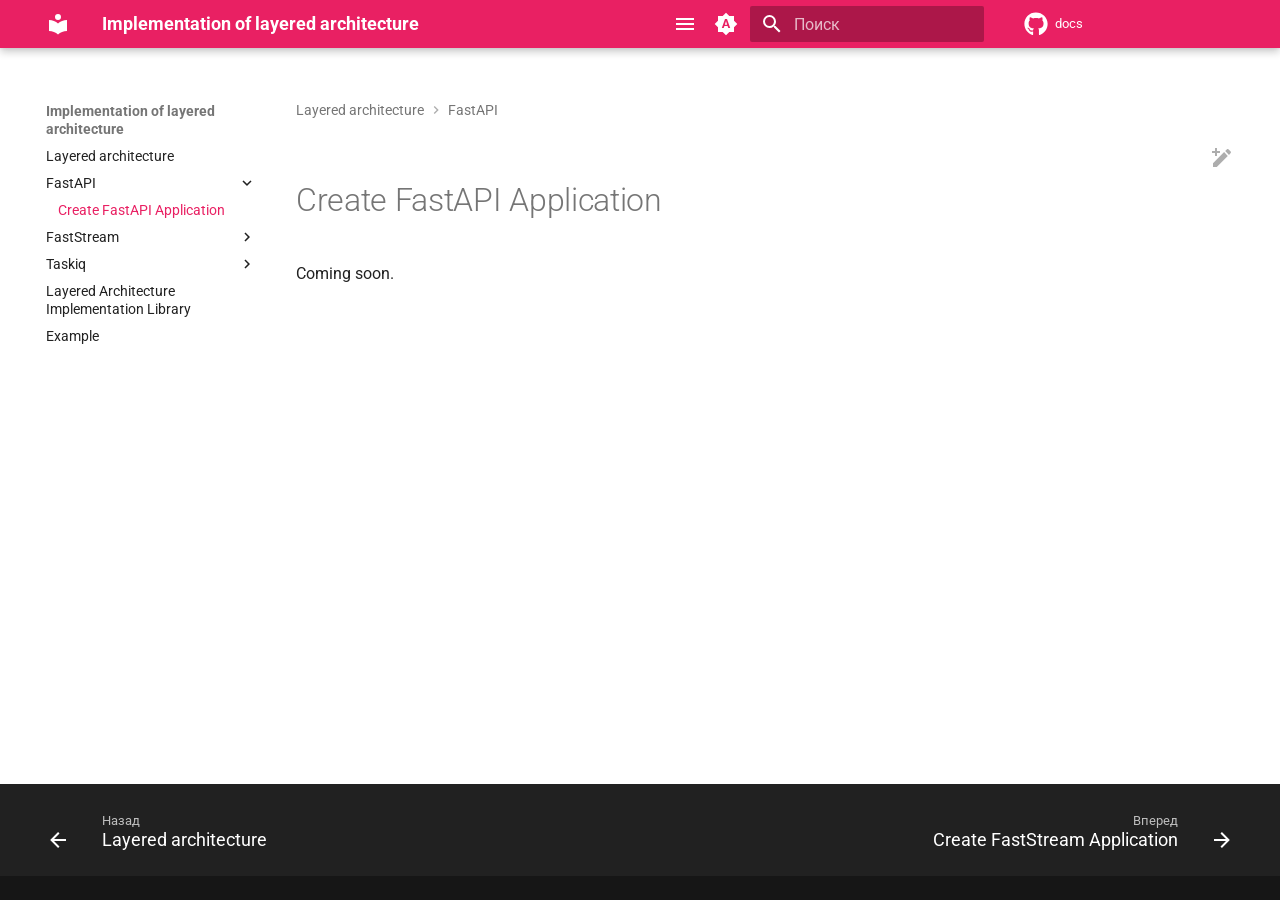
<file: FastAPI/Create FastAPI Application/index.html>
<!doctype html>
<html lang="ru" class="no-js">
  <head>
    
      <meta charset="utf-8">
      <meta name="viewport" content="width=device-width,initial-scale=1">
      
      
      
        <link rel="canonical" href="https://luferov.github.io/fast-clean/FastAPI/Create%20FastAPI%20Application/">
      
      
        <link rel="prev" href="../..">
      
      
        <link rel="next" href="../../FastStream/Create%20FastStream%20Application/">
      
      
        
      
      
      <link rel="icon" href="../../assets/images/favicon.png">
      <meta name="generator" content="mkdocs-1.6.1, mkdocs-material-9.7.1">
    
    
      
        <title>Create FastAPI Application - Implementation of layered architecture</title>
      
    
    
      <link rel="stylesheet" href="../../assets/stylesheets/main.484c7ddc.min.css">
      
        
        <link rel="stylesheet" href="../../assets/stylesheets/palette.ab4e12ef.min.css">
      
      


    
    
      
    
    
      
        
        
        <link rel="preconnect" href="https://fonts.gstatic.com" crossorigin>
        <link rel="stylesheet" href="https://fonts.googleapis.com/css?family=Roboto:300,300i,400,400i,700,700i%7CRoboto+Mono:400,400i,700,700i&display=fallback">
        <style>:root{--md-text-font:"Roboto";--md-code-font:"Roboto Mono"}</style>
      
    
    
      <link rel="stylesheet" href="../../_theme/style.css">
    
    <script>__md_scope=new URL("../..",location),__md_hash=e=>[...e].reduce(((e,_)=>(e<<5)-e+_.charCodeAt(0)),0),__md_get=(e,_=localStorage,t=__md_scope)=>JSON.parse(_.getItem(t.pathname+"."+e)),__md_set=(e,_,t=localStorage,a=__md_scope)=>{try{t.setItem(a.pathname+"."+e,JSON.stringify(_))}catch(e){}}</script>
    
      

    
    
  <script src="../../assets/javascripts/toggle-sidebar.js"></script></head>
  
  
    
    
      
    
    
    
    
    <body dir="ltr" data-md-color-scheme="default" data-md-color-primary="indigo" data-md-color-accent="indigo">
  
    
    <input class="md-toggle" data-md-toggle="drawer" type="checkbox" id="__drawer" autocomplete="off">
    <input class="md-toggle" data-md-toggle="search" type="checkbox" id="__search" autocomplete="off">
    <label class="md-overlay" for="__drawer"></label>
    <div data-md-component="skip">
      
        
        <a href="#create_fastapi_application" class="md-skip">
          Перейти к содержанию
        </a>
      
    </div>
    <div data-md-component="announce">
      
    </div>
    
    
      

  

<header class="md-header md-header--shadow" data-md-component="header">
  <nav class="md-header__inner md-grid" aria-label="Верхний колонтитул">
    <a href="../.." title="Implementation of layered architecture" class="md-header__button md-logo" aria-label="Implementation of layered architecture" data-md-component="logo">
      
  
  <svg xmlns="http://www.w3.org/2000/svg" viewBox="0 0 24 24"><path d="M12 8a3 3 0 0 0 3-3 3 3 0 0 0-3-3 3 3 0 0 0-3 3 3 3 0 0 0 3 3m0 3.54C9.64 9.35 6.5 8 3 8v11c3.5 0 6.64 1.35 9 3.54 2.36-2.19 5.5-3.54 9-3.54V8c-3.5 0-6.64 1.35-9 3.54"/></svg>

    </a>
    <label class="md-header__button md-icon" for="__drawer">
      
      <svg xmlns="http://www.w3.org/2000/svg" viewBox="0 0 24 24"><path d="M3 6h18v2H3zm0 5h18v2H3zm0 5h18v2H3z"/></svg>
    </label>
    <div class="md-header__title" data-md-component="header-title">
      <div class="md-header__ellipsis">
        <div class="md-header__topic">
          <span class="md-ellipsis">
            Implementation of layered architecture
          </span>
        </div>
        <div class="md-header__topic" data-md-component="header-topic">
          <span class="md-ellipsis">
            
              Create FastAPI Application
            
          </span>
        </div>
      </div>
    </div>
    
      
        <form class="md-header__option" data-md-component="palette">
  
    
    
    
    <input class="md-option" data-md-color-media="(prefers-color-scheme)" data-md-color-scheme="default" data-md-color-primary="indigo" data-md-color-accent="indigo"  aria-label="Switch to light theme"  type="radio" name="__palette" id="__palette_0">
    
      <label class="md-header__button md-icon" title="Switch to light theme" for="__palette_1" hidden>
        <svg xmlns="http://www.w3.org/2000/svg" viewBox="0 0 24 24"><path d="m14.3 16-.7-2h-3.2l-.7 2H7.8L11 7h2l3.2 9zM20 8.69V4h-4.69L12 .69 8.69 4H4v4.69L.69 12 4 15.31V20h4.69L12 23.31 15.31 20H20v-4.69L23.31 12zm-9.15 3.96h2.3L12 9z"/></svg>
      </label>
    
  
    
    
    
    <input class="md-option" data-md-color-media="(prefers-color-scheme: light)" data-md-color-scheme="default" data-md-color-primary="pink" data-md-color-accent="white"  aria-label="Switch to dark theme"  type="radio" name="__palette" id="__palette_1">
    
      <label class="md-header__button md-icon" title="Switch to dark theme" for="__palette_2" hidden>
        <svg xmlns="http://www.w3.org/2000/svg" viewBox="0 0 24 24"><path d="M17 7H7a5 5 0 0 0-5 5 5 5 0 0 0 5 5h10a5 5 0 0 0 5-5 5 5 0 0 0-5-5m0 8a3 3 0 0 1-3-3 3 3 0 0 1 3-3 3 3 0 0 1 3 3 3 3 0 0 1-3 3"/></svg>
      </label>
    
  
    
    
    
    <input class="md-option" data-md-color-media="(prefers-color-scheme: dark)" data-md-color-scheme="slate" data-md-color-primary="pink" data-md-color-accent="black"  aria-label="Switch to auto (OS settings)"  type="radio" name="__palette" id="__palette_2">
    
      <label class="md-header__button md-icon" title="Switch to auto (OS settings)" for="__palette_0" hidden>
        <svg xmlns="http://www.w3.org/2000/svg" viewBox="0 0 24 24"><path d="M17 6H7c-3.31 0-6 2.69-6 6s2.69 6 6 6h10c3.31 0 6-2.69 6-6s-2.69-6-6-6m0 10H7c-2.21 0-4-1.79-4-4s1.79-4 4-4h10c2.21 0 4 1.79 4 4s-1.79 4-4 4M7 9c-1.66 0-3 1.34-3 3s1.34 3 3 3 3-1.34 3-3-1.34-3-3-3"/></svg>
      </label>
    
  
</form>
      
    
    
      <script>var palette=__md_get("__palette");if(palette&&palette.color){if("(prefers-color-scheme)"===palette.color.media){var media=matchMedia("(prefers-color-scheme: light)"),input=document.querySelector(media.matches?"[data-md-color-media='(prefers-color-scheme: light)']":"[data-md-color-media='(prefers-color-scheme: dark)']");palette.color.media=input.getAttribute("data-md-color-media"),palette.color.scheme=input.getAttribute("data-md-color-scheme"),palette.color.primary=input.getAttribute("data-md-color-primary"),palette.color.accent=input.getAttribute("data-md-color-accent")}for(var[key,value]of Object.entries(palette.color))document.body.setAttribute("data-md-color-"+key,value)}</script>
    
    
    
      
      
        <label class="md-header__button md-icon" for="__search">
          
          <svg xmlns="http://www.w3.org/2000/svg" viewBox="0 0 24 24"><path d="M9.5 3A6.5 6.5 0 0 1 16 9.5c0 1.61-.59 3.09-1.56 4.23l.27.27h.79l5 5-1.5 1.5-5-5v-.79l-.27-.27A6.52 6.52 0 0 1 9.5 16 6.5 6.5 0 0 1 3 9.5 6.5 6.5 0 0 1 9.5 3m0 2C7 5 5 7 5 9.5S7 14 9.5 14 14 12 14 9.5 12 5 9.5 5"/></svg>
        </label>
        <div class="md-search" data-md-component="search" role="dialog">
  <label class="md-search__overlay" for="__search"></label>
  <div class="md-search__inner" role="search">
    <form class="md-search__form" name="search">
      <input type="text" class="md-search__input" name="query" aria-label="Поиск" placeholder="Поиск" autocapitalize="off" autocorrect="off" autocomplete="off" spellcheck="false" data-md-component="search-query" required>
      <label class="md-search__icon md-icon" for="__search">
        
        <svg xmlns="http://www.w3.org/2000/svg" viewBox="0 0 24 24"><path d="M9.5 3A6.5 6.5 0 0 1 16 9.5c0 1.61-.59 3.09-1.56 4.23l.27.27h.79l5 5-1.5 1.5-5-5v-.79l-.27-.27A6.52 6.52 0 0 1 9.5 16 6.5 6.5 0 0 1 3 9.5 6.5 6.5 0 0 1 9.5 3m0 2C7 5 5 7 5 9.5S7 14 9.5 14 14 12 14 9.5 12 5 9.5 5"/></svg>
        
        <svg xmlns="http://www.w3.org/2000/svg" viewBox="0 0 24 24"><path d="M20 11v2H8l5.5 5.5-1.42 1.42L4.16 12l7.92-7.92L13.5 5.5 8 11z"/></svg>
      </label>
      <nav class="md-search__options" aria-label="Поиск">
        
        <button type="reset" class="md-search__icon md-icon" title="Очистить" aria-label="Очистить" tabindex="-1">
          
          <svg xmlns="http://www.w3.org/2000/svg" viewBox="0 0 24 24"><path d="M19 6.41 17.59 5 12 10.59 6.41 5 5 6.41 10.59 12 5 17.59 6.41 19 12 13.41 17.59 19 19 17.59 13.41 12z"/></svg>
        </button>
      </nav>
      
    </form>
    <div class="md-search__output">
      <div class="md-search__scrollwrap" tabindex="0" data-md-scrollfix>
        <div class="md-search-result" data-md-component="search-result">
          <div class="md-search-result__meta">
            Инициализация поиска
          </div>
          <ol class="md-search-result__list" role="presentation"></ol>
        </div>
      </div>
    </div>
  </div>
</div>
      
    
    
      <div class="md-header__source">
        <a href="https://github.com/Luferov/fast-clean" title="Перейти к репозиторию" class="md-source" data-md-component="source">
  <div class="md-source__icon md-icon">
    
    <svg xmlns="http://www.w3.org/2000/svg" viewBox="0 0 512 512"><!--! Font Awesome Free 7.1.0 by @fontawesome - https://fontawesome.com License - https://fontawesome.com/license/free (Icons: CC BY 4.0, Fonts: SIL OFL 1.1, Code: MIT License) Copyright 2025 Fonticons, Inc.--><path d="M173.9 397.4c0 2-2.3 3.6-5.2 3.6-3.3.3-5.6-1.3-5.6-3.6 0-2 2.3-3.6 5.2-3.6 3-.3 5.6 1.3 5.6 3.6m-31.1-4.5c-.7 2 1.3 4.3 4.3 4.9 2.6 1 5.6 0 6.2-2s-1.3-4.3-4.3-5.2c-2.6-.7-5.5.3-6.2 2.3m44.2-1.7c-2.9.7-4.9 2.6-4.6 4.9.3 2 2.9 3.3 5.9 2.6 2.9-.7 4.9-2.6 4.6-4.6-.3-1.9-3-3.2-5.9-2.9M252.8 8C114.1 8 8 113.3 8 252c0 110.9 69.8 205.8 169.5 239.2 12.8 2.3 17.3-5.6 17.3-12.1 0-6.2-.3-40.4-.3-61.4 0 0-70 15-84.7-29.8 0 0-11.4-29.1-27.8-36.6 0 0-22.9-15.7 1.6-15.4 0 0 24.9 2 38.6 25.8 21.9 38.6 58.6 27.5 72.9 20.9 2.3-16 8.8-27.1 16-33.7-55.9-6.2-112.3-14.3-112.3-110.5 0-27.5 7.6-41.3 23.6-58.9-2.6-6.5-11.1-33.3 2.6-67.9 20.9-6.5 69 27 69 27 20-5.6 41.5-8.5 62.8-8.5s42.8 2.9 62.8 8.5c0 0 48.1-33.6 69-27 13.7 34.7 5.2 61.4 2.6 67.9 16 17.7 25.8 31.5 25.8 58.9 0 96.5-58.9 104.2-114.8 110.5 9.2 7.9 17 22.9 17 46.4 0 33.7-.3 75.4-.3 83.6 0 6.5 4.6 14.4 17.3 12.1C436.2 457.8 504 362.9 504 252 504 113.3 391.5 8 252.8 8M105.2 352.9c-1.3 1-1 3.3.7 5.2 1.6 1.6 3.9 2.3 5.2 1 1.3-1 1-3.3-.7-5.2-1.6-1.6-3.9-2.3-5.2-1m-10.8-8.1c-.7 1.3.3 2.9 2.3 3.9 1.6 1 3.6.7 4.3-.7.7-1.3-.3-2.9-2.3-3.9-2-.6-3.6-.3-4.3.7m32.4 35.6c-1.6 1.3-1 4.3 1.3 6.2 2.3 2.3 5.2 2.6 6.5 1 1.3-1.3.7-4.3-1.3-6.2-2.2-2.3-5.2-2.6-6.5-1m-11.4-14.7c-1.6 1-1.6 3.6 0 5.9s4.3 3.3 5.6 2.3c1.6-1.3 1.6-3.9 0-6.2-1.4-2.3-4-3.3-5.6-2"/></svg>
  </div>
  <div class="md-source__repository">
    docs
  </div>
</a>
      </div>
    
  </nav>
  
</header>
    
    <div class="md-container" data-md-component="container">
      
      
        
          
        
      
      <main class="md-main" data-md-component="main">
        <div class="md-main__inner md-grid">
          
            
              
              <div class="md-sidebar md-sidebar--primary" data-md-component="sidebar" data-md-type="navigation" >
                <div class="md-sidebar__scrollwrap">
                  <div class="md-sidebar__inner">
                    



  

<nav class="md-nav md-nav--primary md-nav--integrated" aria-label="Навигация" data-md-level="0">
  <label class="md-nav__title" for="__drawer">
    <a href="../.." title="Implementation of layered architecture" class="md-nav__button md-logo" aria-label="Implementation of layered architecture" data-md-component="logo">
      
  
  <svg xmlns="http://www.w3.org/2000/svg" viewBox="0 0 24 24"><path d="M12 8a3 3 0 0 0 3-3 3 3 0 0 0-3-3 3 3 0 0 0-3 3 3 3 0 0 0 3 3m0 3.54C9.64 9.35 6.5 8 3 8v11c3.5 0 6.64 1.35 9 3.54 2.36-2.19 5.5-3.54 9-3.54V8c-3.5 0-6.64 1.35-9 3.54"/></svg>

    </a>
    Implementation of layered architecture
  </label>
  
    <div class="md-nav__source">
      <a href="https://github.com/Luferov/fast-clean" title="Перейти к репозиторию" class="md-source" data-md-component="source">
  <div class="md-source__icon md-icon">
    
    <svg xmlns="http://www.w3.org/2000/svg" viewBox="0 0 512 512"><!--! Font Awesome Free 7.1.0 by @fontawesome - https://fontawesome.com License - https://fontawesome.com/license/free (Icons: CC BY 4.0, Fonts: SIL OFL 1.1, Code: MIT License) Copyright 2025 Fonticons, Inc.--><path d="M173.9 397.4c0 2-2.3 3.6-5.2 3.6-3.3.3-5.6-1.3-5.6-3.6 0-2 2.3-3.6 5.2-3.6 3-.3 5.6 1.3 5.6 3.6m-31.1-4.5c-.7 2 1.3 4.3 4.3 4.9 2.6 1 5.6 0 6.2-2s-1.3-4.3-4.3-5.2c-2.6-.7-5.5.3-6.2 2.3m44.2-1.7c-2.9.7-4.9 2.6-4.6 4.9.3 2 2.9 3.3 5.9 2.6 2.9-.7 4.9-2.6 4.6-4.6-.3-1.9-3-3.2-5.9-2.9M252.8 8C114.1 8 8 113.3 8 252c0 110.9 69.8 205.8 169.5 239.2 12.8 2.3 17.3-5.6 17.3-12.1 0-6.2-.3-40.4-.3-61.4 0 0-70 15-84.7-29.8 0 0-11.4-29.1-27.8-36.6 0 0-22.9-15.7 1.6-15.4 0 0 24.9 2 38.6 25.8 21.9 38.6 58.6 27.5 72.9 20.9 2.3-16 8.8-27.1 16-33.7-55.9-6.2-112.3-14.3-112.3-110.5 0-27.5 7.6-41.3 23.6-58.9-2.6-6.5-11.1-33.3 2.6-67.9 20.9-6.5 69 27 69 27 20-5.6 41.5-8.5 62.8-8.5s42.8 2.9 62.8 8.5c0 0 48.1-33.6 69-27 13.7 34.7 5.2 61.4 2.6 67.9 16 17.7 25.8 31.5 25.8 58.9 0 96.5-58.9 104.2-114.8 110.5 9.2 7.9 17 22.9 17 46.4 0 33.7-.3 75.4-.3 83.6 0 6.5 4.6 14.4 17.3 12.1C436.2 457.8 504 362.9 504 252 504 113.3 391.5 8 252.8 8M105.2 352.9c-1.3 1-1 3.3.7 5.2 1.6 1.6 3.9 2.3 5.2 1 1.3-1 1-3.3-.7-5.2-1.6-1.6-3.9-2.3-5.2-1m-10.8-8.1c-.7 1.3.3 2.9 2.3 3.9 1.6 1 3.6.7 4.3-.7.7-1.3-.3-2.9-2.3-3.9-2-.6-3.6-.3-4.3.7m32.4 35.6c-1.6 1.3-1 4.3 1.3 6.2 2.3 2.3 5.2 2.6 6.5 1 1.3-1.3.7-4.3-1.3-6.2-2.2-2.3-5.2-2.6-6.5-1m-11.4-14.7c-1.6 1-1.6 3.6 0 5.9s4.3 3.3 5.6 2.3c1.6-1.3 1.6-3.9 0-6.2-1.4-2.3-4-3.3-5.6-2"/></svg>
  </div>
  <div class="md-source__repository">
    docs
  </div>
</a>
    </div>
  
  <ul class="md-nav__list" data-md-scrollfix>
    
      
      
  
  
  
  
    <li class="md-nav__item">
      <a href="../.." class="md-nav__link">
        
  
  
  <span class="md-ellipsis">
    
  
    Layered architecture
  

    
  </span>
  
  

      </a>
    </li>
  

    
      
      
  
  
    
  
  
  
    
    
    
    
    
    <li class="md-nav__item md-nav__item--active md-nav__item--nested">
      
        
        
        <input class="md-nav__toggle md-toggle " type="checkbox" id="__nav_2" checked>
        
          
          <label class="md-nav__link" for="__nav_2" id="__nav_2_label" tabindex="0">
            
  
  
  <span class="md-ellipsis">
    
  
    FastAPI
  

    
  </span>
  
  

            <span class="md-nav__icon md-icon"></span>
          </label>
        
        <nav class="md-nav" data-md-level="1" aria-labelledby="__nav_2_label" aria-expanded="true">
          <label class="md-nav__title" for="__nav_2">
            <span class="md-nav__icon md-icon"></span>
            
  
    FastAPI
  

          </label>
          <ul class="md-nav__list" data-md-scrollfix>
            
              
                
  
  
    
  
  
  
    <li class="md-nav__item md-nav__item--active">
      
      <input class="md-nav__toggle md-toggle" type="checkbox" id="__toc">
      
      
        
      
      
      <a href="./" class="md-nav__link md-nav__link--active">
        
  
  
  <span class="md-ellipsis">
    
  
    Create FastAPI Application
  

    
  </span>
  
  

      </a>
      
    </li>
  

              
            
          </ul>
        </nav>
      
    </li>
  

    
      
      
  
  
  
  
    
    
    
    
    
    <li class="md-nav__item md-nav__item--nested">
      
        
        
        <input class="md-nav__toggle md-toggle " type="checkbox" id="__nav_3" >
        
          
          <label class="md-nav__link" for="__nav_3" id="__nav_3_label" tabindex="0">
            
  
  
  <span class="md-ellipsis">
    
  
    FastStream
  

    
  </span>
  
  

            <span class="md-nav__icon md-icon"></span>
          </label>
        
        <nav class="md-nav" data-md-level="1" aria-labelledby="__nav_3_label" aria-expanded="false">
          <label class="md-nav__title" for="__nav_3">
            <span class="md-nav__icon md-icon"></span>
            
  
    FastStream
  

          </label>
          <ul class="md-nav__list" data-md-scrollfix>
            
              
                
  
  
  
  
    <li class="md-nav__item">
      <a href="../../FastStream/Create%20FastStream%20Application/" class="md-nav__link">
        
  
  
  <span class="md-ellipsis">
    
  
    Create FastStream Application
  

    
  </span>
  
  

      </a>
    </li>
  

              
            
          </ul>
        </nav>
      
    </li>
  

    
      
      
  
  
  
  
    
    
    
    
    
    <li class="md-nav__item md-nav__item--nested">
      
        
        
        <input class="md-nav__toggle md-toggle " type="checkbox" id="__nav_4" >
        
          
          <label class="md-nav__link" for="__nav_4" id="__nav_4_label" tabindex="0">
            
  
  
  <span class="md-ellipsis">
    
  
    Taskiq
  

    
  </span>
  
  

            <span class="md-nav__icon md-icon"></span>
          </label>
        
        <nav class="md-nav" data-md-level="1" aria-labelledby="__nav_4_label" aria-expanded="false">
          <label class="md-nav__title" for="__nav_4">
            <span class="md-nav__icon md-icon"></span>
            
  
    Taskiq
  

          </label>
          <ul class="md-nav__list" data-md-scrollfix>
            
              
                
  
  
  
  
    <li class="md-nav__item">
      <a href="../../Taskiq/Create%20Taskiq%20Application/" class="md-nav__link">
        
  
  
  <span class="md-ellipsis">
    
  
    Create Taskiq Application
  

    
  </span>
  
  

      </a>
    </li>
  

              
            
          </ul>
        </nav>
      
    </li>
  

    
      
      
  
  
  
  
    <li class="md-nav__item">
      <a href="https://github.com/Luferov/fast-clean" class="md-nav__link">
        
  
  
  <span class="md-ellipsis">
    
  
    Layered Architecture Implementation Library
  

    
  </span>
  
  

      </a>
    </li>
  

    
      
      
  
  
  
  
    <li class="md-nav__item">
      <a href="https://github.com/Luferov/fastapi-boilerplate" class="md-nav__link">
        
  
  
  <span class="md-ellipsis">
    
  
    Example
  

    
  </span>
  
  

      </a>
    </li>
  

    
  </ul>
</nav>
                  </div>
                </div>
              </div>
            
            
          
          
            <div class="md-content" data-md-component="content">
              
                



  


  <nav class="md-path" aria-label="Навигация" >
    <ol class="md-path__list">
      
        
  
  
    <li class="md-path__item">
      <a href="../.." class="md-path__link">
        
  <span class="md-ellipsis">
    Layered architecture
  </span>

      </a>
    </li>
  

      
      
        
  
  
    
    
      <li class="md-path__item">
        <a href="./" class="md-path__link">
          
  <span class="md-ellipsis">
    FastAPI
  </span>

        </a>
      </li>
    
  

      
    </ol>
  </nav>

              
              <article class="md-content__inner md-typeset">
                
                  


  
    <a href="https://github.com/Luferov/fast-clean/edit/master/docs/FastAPI/Create FastAPI Application.md" title="Редактировать страницу" class="md-content__button md-icon" rel="edit">
      
      <svg xmlns="http://www.w3.org/2000/svg" viewBox="0 0 24 24"><path d="M20.7 7c.4-.4.4-1 0-1.4l-2.3-2.3c-.4-.4-1-.4-1.4 0l-1.8 1.8L19 8.9M3 17.2V21h3.8l11-11.1-3.7-3.8zM7 2v3h3v2H7v3H5V7H2V5h3V2z"/></svg>
    </a>
  
  


<h1 id="create_fastapi_application">Create FastAPI Application<a class="headerlink" href="#create_fastapi_application" title="Permanent link">&para;</a></h1>
<p>Coming soon.</p>












                
              </article>
            </div>
          
          
<script>var target=document.getElementById(location.hash.slice(1));target&&target.name&&(target.checked=target.name.startsWith("__tabbed_"))</script>
        </div>
        
      </main>
      
        <footer class="md-footer">
  
    
      
      <nav class="md-footer__inner md-grid" aria-label="Нижний колонтитул" >
        
          
          <a href="../.." class="md-footer__link md-footer__link--prev" aria-label="Назад: Layered architecture">
            <div class="md-footer__button md-icon">
              
              <svg xmlns="http://www.w3.org/2000/svg" viewBox="0 0 24 24"><path d="M20 11v2H8l5.5 5.5-1.42 1.42L4.16 12l7.92-7.92L13.5 5.5 8 11z"/></svg>
            </div>
            <div class="md-footer__title">
              <span class="md-footer__direction">
                Назад
              </span>
              <div class="md-ellipsis">
                Layered architecture
              </div>
            </div>
          </a>
        
        
          
          <a href="../../FastStream/Create%20FastStream%20Application/" class="md-footer__link md-footer__link--next" aria-label="Вперед: Create FastStream Application">
            <div class="md-footer__title">
              <span class="md-footer__direction">
                Вперед
              </span>
              <div class="md-ellipsis">
                Create FastStream Application
              </div>
            </div>
            <div class="md-footer__button md-icon">
              
              <svg xmlns="http://www.w3.org/2000/svg" viewBox="0 0 24 24"><path d="M4 11v2h12l-5.5 5.5 1.42 1.42L19.84 12l-7.92-7.92L10.5 5.5 16 11z"/></svg>
            </div>
          </a>
        
      </nav>
    
  
  <div class="md-footer-meta md-typeset">
    <div class="md-footer-meta__inner md-grid">
      <div class="md-copyright">
  
  
</div>
      
    </div>
  </div>
</footer>
      
    </div>
    <div class="md-dialog" data-md-component="dialog">
      <div class="md-dialog__inner md-typeset"></div>
    </div>
    
    
    
      
      
      <script id="__config" type="application/json">{"annotate": null, "base": "../..", "features": ["header.autohide", "navigation.path", "navigation.footer", "toc.integrate", "content.action.edit", "content.code.annotate", "content.code.select", "content.code.copy", "announce.dismiss"], "search": "../../assets/javascripts/workers/search.2c215733.min.js", "tags": null, "translations": {"clipboard.copied": "\u0421\u043a\u043e\u043f\u0438\u0440\u043e\u0432\u0430\u043d\u043e \u0432 \u0431\u0443\u0444\u0435\u0440", "clipboard.copy": "\u041a\u043e\u043f\u0438\u0440\u043e\u0432\u0430\u0442\u044c \u0432 \u0431\u0443\u0444\u0435\u0440", "search.result.more.one": "\u0415\u0449\u0451 1 \u043d\u0430 \u044d\u0442\u043e\u0439 \u0441\u0442\u0440\u0430\u043d\u0438\u0446\u0435", "search.result.more.other": "\u0415\u0449\u0451 # \u043d\u0430 \u044d\u0442\u043e\u0439 \u0441\u0442\u0440\u0430\u043d\u0438\u0446\u0435", "search.result.none": "\u0421\u043e\u0432\u043f\u0430\u0434\u0435\u043d\u0438\u0439 \u043d\u0435 \u043d\u0430\u0439\u0434\u0435\u043d\u043e", "search.result.one": "\u041d\u0430\u0439\u0434\u0435\u043d\u043e 1 \u0441\u043e\u0432\u043f\u0430\u0434\u0435\u043d\u0438\u0435", "search.result.other": "\u041d\u0430\u0439\u0434\u0435\u043d\u043e \u0441\u043e\u0432\u043f\u0430\u0434\u0435\u043d\u0438\u0439: #", "search.result.placeholder": "\u041d\u0430\u0447\u043d\u0438\u0442\u0435 \u043f\u0435\u0447\u0430\u0442\u0430\u0442\u044c \u0434\u043b\u044f \u043f\u043e\u0438\u0441\u043a\u0430", "search.result.term.missing": "\u041e\u0442\u0441\u0443\u0442\u0441\u0442\u0432\u0443\u0435\u0442", "select.version": "\u0412\u044b\u0431\u0435\u0440\u0438\u0442\u0435 \u0432\u0435\u0440\u0441\u0438\u044e"}, "version": null}</script>
    
    
      <script src="../../assets/javascripts/bundle.79ae519e.min.js"></script>
      
    
  </body>
</html>
</file>
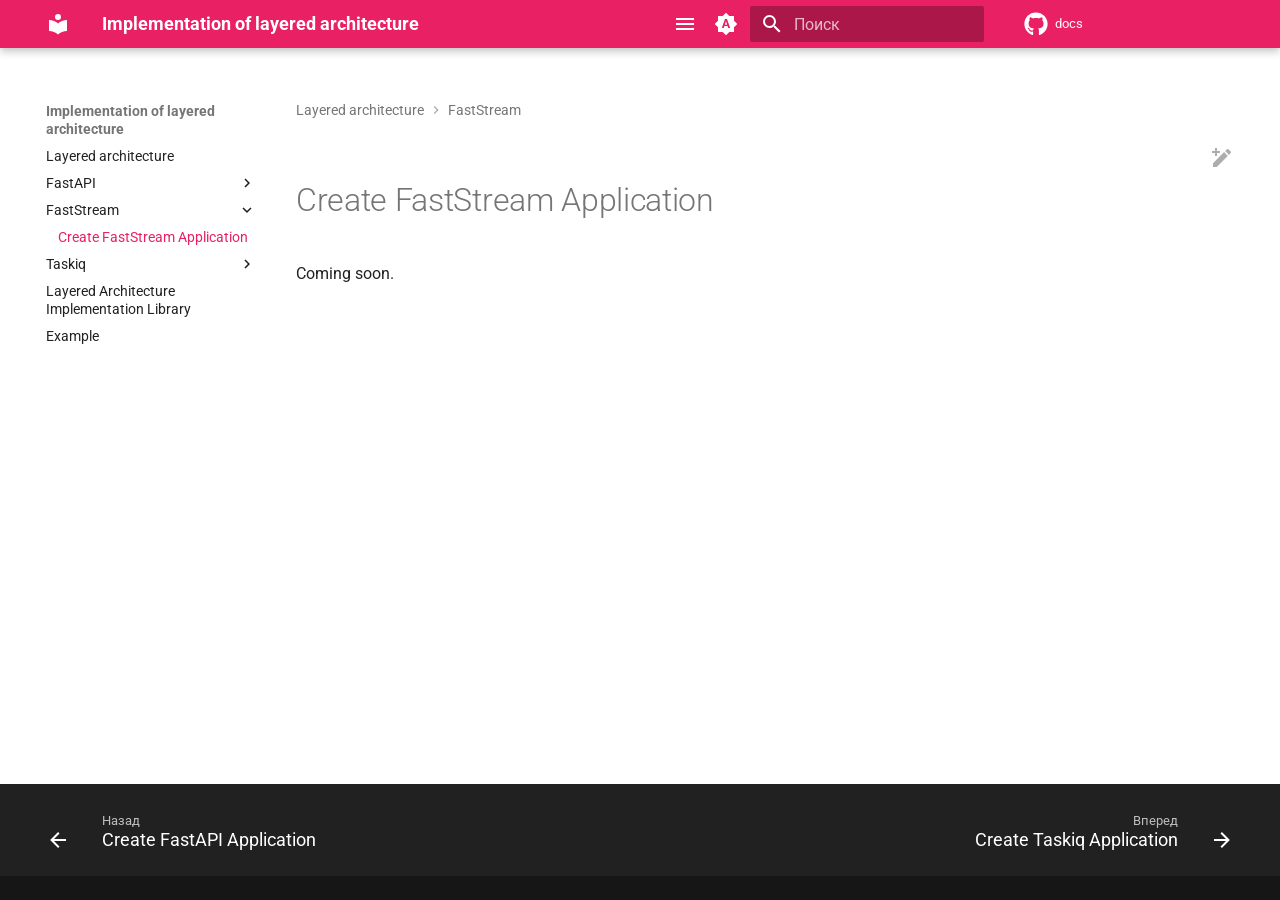
<file: FastStream/Create FastStream Application/index.html>
<!doctype html>
<html lang="ru" class="no-js">
  <head>
    
      <meta charset="utf-8">
      <meta name="viewport" content="width=device-width,initial-scale=1">
      
      
      
        <link rel="canonical" href="https://luferov.github.io/fast-clean/FastStream/Create%20FastStream%20Application/">
      
      
        <link rel="prev" href="../../FastAPI/Create%20FastAPI%20Application/">
      
      
        <link rel="next" href="../../Taskiq/Create%20Taskiq%20Application/">
      
      
        
      
      
      <link rel="icon" href="../../assets/images/favicon.png">
      <meta name="generator" content="mkdocs-1.6.1, mkdocs-material-9.7.1">
    
    
      
        <title>Create FastStream Application - Implementation of layered architecture</title>
      
    
    
      <link rel="stylesheet" href="../../assets/stylesheets/main.484c7ddc.min.css">
      
        
        <link rel="stylesheet" href="../../assets/stylesheets/palette.ab4e12ef.min.css">
      
      


    
    
      
    
    
      
        
        
        <link rel="preconnect" href="https://fonts.gstatic.com" crossorigin>
        <link rel="stylesheet" href="https://fonts.googleapis.com/css?family=Roboto:300,300i,400,400i,700,700i%7CRoboto+Mono:400,400i,700,700i&display=fallback">
        <style>:root{--md-text-font:"Roboto";--md-code-font:"Roboto Mono"}</style>
      
    
    
      <link rel="stylesheet" href="../../_theme/style.css">
    
    <script>__md_scope=new URL("../..",location),__md_hash=e=>[...e].reduce(((e,_)=>(e<<5)-e+_.charCodeAt(0)),0),__md_get=(e,_=localStorage,t=__md_scope)=>JSON.parse(_.getItem(t.pathname+"."+e)),__md_set=(e,_,t=localStorage,a=__md_scope)=>{try{t.setItem(a.pathname+"."+e,JSON.stringify(_))}catch(e){}}</script>
    
      

    
    
  <script src="../../assets/javascripts/toggle-sidebar.js"></script></head>
  
  
    
    
      
    
    
    
    
    <body dir="ltr" data-md-color-scheme="default" data-md-color-primary="indigo" data-md-color-accent="indigo">
  
    
    <input class="md-toggle" data-md-toggle="drawer" type="checkbox" id="__drawer" autocomplete="off">
    <input class="md-toggle" data-md-toggle="search" type="checkbox" id="__search" autocomplete="off">
    <label class="md-overlay" for="__drawer"></label>
    <div data-md-component="skip">
      
        
        <a href="#create_faststream_application" class="md-skip">
          Перейти к содержанию
        </a>
      
    </div>
    <div data-md-component="announce">
      
    </div>
    
    
      

  

<header class="md-header md-header--shadow" data-md-component="header">
  <nav class="md-header__inner md-grid" aria-label="Верхний колонтитул">
    <a href="../.." title="Implementation of layered architecture" class="md-header__button md-logo" aria-label="Implementation of layered architecture" data-md-component="logo">
      
  
  <svg xmlns="http://www.w3.org/2000/svg" viewBox="0 0 24 24"><path d="M12 8a3 3 0 0 0 3-3 3 3 0 0 0-3-3 3 3 0 0 0-3 3 3 3 0 0 0 3 3m0 3.54C9.64 9.35 6.5 8 3 8v11c3.5 0 6.64 1.35 9 3.54 2.36-2.19 5.5-3.54 9-3.54V8c-3.5 0-6.64 1.35-9 3.54"/></svg>

    </a>
    <label class="md-header__button md-icon" for="__drawer">
      
      <svg xmlns="http://www.w3.org/2000/svg" viewBox="0 0 24 24"><path d="M3 6h18v2H3zm0 5h18v2H3zm0 5h18v2H3z"/></svg>
    </label>
    <div class="md-header__title" data-md-component="header-title">
      <div class="md-header__ellipsis">
        <div class="md-header__topic">
          <span class="md-ellipsis">
            Implementation of layered architecture
          </span>
        </div>
        <div class="md-header__topic" data-md-component="header-topic">
          <span class="md-ellipsis">
            
              Create FastStream Application
            
          </span>
        </div>
      </div>
    </div>
    
      
        <form class="md-header__option" data-md-component="palette">
  
    
    
    
    <input class="md-option" data-md-color-media="(prefers-color-scheme)" data-md-color-scheme="default" data-md-color-primary="indigo" data-md-color-accent="indigo"  aria-label="Switch to light theme"  type="radio" name="__palette" id="__palette_0">
    
      <label class="md-header__button md-icon" title="Switch to light theme" for="__palette_1" hidden>
        <svg xmlns="http://www.w3.org/2000/svg" viewBox="0 0 24 24"><path d="m14.3 16-.7-2h-3.2l-.7 2H7.8L11 7h2l3.2 9zM20 8.69V4h-4.69L12 .69 8.69 4H4v4.69L.69 12 4 15.31V20h4.69L12 23.31 15.31 20H20v-4.69L23.31 12zm-9.15 3.96h2.3L12 9z"/></svg>
      </label>
    
  
    
    
    
    <input class="md-option" data-md-color-media="(prefers-color-scheme: light)" data-md-color-scheme="default" data-md-color-primary="pink" data-md-color-accent="white"  aria-label="Switch to dark theme"  type="radio" name="__palette" id="__palette_1">
    
      <label class="md-header__button md-icon" title="Switch to dark theme" for="__palette_2" hidden>
        <svg xmlns="http://www.w3.org/2000/svg" viewBox="0 0 24 24"><path d="M17 7H7a5 5 0 0 0-5 5 5 5 0 0 0 5 5h10a5 5 0 0 0 5-5 5 5 0 0 0-5-5m0 8a3 3 0 0 1-3-3 3 3 0 0 1 3-3 3 3 0 0 1 3 3 3 3 0 0 1-3 3"/></svg>
      </label>
    
  
    
    
    
    <input class="md-option" data-md-color-media="(prefers-color-scheme: dark)" data-md-color-scheme="slate" data-md-color-primary="pink" data-md-color-accent="black"  aria-label="Switch to auto (OS settings)"  type="radio" name="__palette" id="__palette_2">
    
      <label class="md-header__button md-icon" title="Switch to auto (OS settings)" for="__palette_0" hidden>
        <svg xmlns="http://www.w3.org/2000/svg" viewBox="0 0 24 24"><path d="M17 6H7c-3.31 0-6 2.69-6 6s2.69 6 6 6h10c3.31 0 6-2.69 6-6s-2.69-6-6-6m0 10H7c-2.21 0-4-1.79-4-4s1.79-4 4-4h10c2.21 0 4 1.79 4 4s-1.79 4-4 4M7 9c-1.66 0-3 1.34-3 3s1.34 3 3 3 3-1.34 3-3-1.34-3-3-3"/></svg>
      </label>
    
  
</form>
      
    
    
      <script>var palette=__md_get("__palette");if(palette&&palette.color){if("(prefers-color-scheme)"===palette.color.media){var media=matchMedia("(prefers-color-scheme: light)"),input=document.querySelector(media.matches?"[data-md-color-media='(prefers-color-scheme: light)']":"[data-md-color-media='(prefers-color-scheme: dark)']");palette.color.media=input.getAttribute("data-md-color-media"),palette.color.scheme=input.getAttribute("data-md-color-scheme"),palette.color.primary=input.getAttribute("data-md-color-primary"),palette.color.accent=input.getAttribute("data-md-color-accent")}for(var[key,value]of Object.entries(palette.color))document.body.setAttribute("data-md-color-"+key,value)}</script>
    
    
    
      
      
        <label class="md-header__button md-icon" for="__search">
          
          <svg xmlns="http://www.w3.org/2000/svg" viewBox="0 0 24 24"><path d="M9.5 3A6.5 6.5 0 0 1 16 9.5c0 1.61-.59 3.09-1.56 4.23l.27.27h.79l5 5-1.5 1.5-5-5v-.79l-.27-.27A6.52 6.52 0 0 1 9.5 16 6.5 6.5 0 0 1 3 9.5 6.5 6.5 0 0 1 9.5 3m0 2C7 5 5 7 5 9.5S7 14 9.5 14 14 12 14 9.5 12 5 9.5 5"/></svg>
        </label>
        <div class="md-search" data-md-component="search" role="dialog">
  <label class="md-search__overlay" for="__search"></label>
  <div class="md-search__inner" role="search">
    <form class="md-search__form" name="search">
      <input type="text" class="md-search__input" name="query" aria-label="Поиск" placeholder="Поиск" autocapitalize="off" autocorrect="off" autocomplete="off" spellcheck="false" data-md-component="search-query" required>
      <label class="md-search__icon md-icon" for="__search">
        
        <svg xmlns="http://www.w3.org/2000/svg" viewBox="0 0 24 24"><path d="M9.5 3A6.5 6.5 0 0 1 16 9.5c0 1.61-.59 3.09-1.56 4.23l.27.27h.79l5 5-1.5 1.5-5-5v-.79l-.27-.27A6.52 6.52 0 0 1 9.5 16 6.5 6.5 0 0 1 3 9.5 6.5 6.5 0 0 1 9.5 3m0 2C7 5 5 7 5 9.5S7 14 9.5 14 14 12 14 9.5 12 5 9.5 5"/></svg>
        
        <svg xmlns="http://www.w3.org/2000/svg" viewBox="0 0 24 24"><path d="M20 11v2H8l5.5 5.5-1.42 1.42L4.16 12l7.92-7.92L13.5 5.5 8 11z"/></svg>
      </label>
      <nav class="md-search__options" aria-label="Поиск">
        
        <button type="reset" class="md-search__icon md-icon" title="Очистить" aria-label="Очистить" tabindex="-1">
          
          <svg xmlns="http://www.w3.org/2000/svg" viewBox="0 0 24 24"><path d="M19 6.41 17.59 5 12 10.59 6.41 5 5 6.41 10.59 12 5 17.59 6.41 19 12 13.41 17.59 19 19 17.59 13.41 12z"/></svg>
        </button>
      </nav>
      
    </form>
    <div class="md-search__output">
      <div class="md-search__scrollwrap" tabindex="0" data-md-scrollfix>
        <div class="md-search-result" data-md-component="search-result">
          <div class="md-search-result__meta">
            Инициализация поиска
          </div>
          <ol class="md-search-result__list" role="presentation"></ol>
        </div>
      </div>
    </div>
  </div>
</div>
      
    
    
      <div class="md-header__source">
        <a href="https://github.com/Luferov/fast-clean" title="Перейти к репозиторию" class="md-source" data-md-component="source">
  <div class="md-source__icon md-icon">
    
    <svg xmlns="http://www.w3.org/2000/svg" viewBox="0 0 512 512"><!--! Font Awesome Free 7.1.0 by @fontawesome - https://fontawesome.com License - https://fontawesome.com/license/free (Icons: CC BY 4.0, Fonts: SIL OFL 1.1, Code: MIT License) Copyright 2025 Fonticons, Inc.--><path d="M173.9 397.4c0 2-2.3 3.6-5.2 3.6-3.3.3-5.6-1.3-5.6-3.6 0-2 2.3-3.6 5.2-3.6 3-.3 5.6 1.3 5.6 3.6m-31.1-4.5c-.7 2 1.3 4.3 4.3 4.9 2.6 1 5.6 0 6.2-2s-1.3-4.3-4.3-5.2c-2.6-.7-5.5.3-6.2 2.3m44.2-1.7c-2.9.7-4.9 2.6-4.6 4.9.3 2 2.9 3.3 5.9 2.6 2.9-.7 4.9-2.6 4.6-4.6-.3-1.9-3-3.2-5.9-2.9M252.8 8C114.1 8 8 113.3 8 252c0 110.9 69.8 205.8 169.5 239.2 12.8 2.3 17.3-5.6 17.3-12.1 0-6.2-.3-40.4-.3-61.4 0 0-70 15-84.7-29.8 0 0-11.4-29.1-27.8-36.6 0 0-22.9-15.7 1.6-15.4 0 0 24.9 2 38.6 25.8 21.9 38.6 58.6 27.5 72.9 20.9 2.3-16 8.8-27.1 16-33.7-55.9-6.2-112.3-14.3-112.3-110.5 0-27.5 7.6-41.3 23.6-58.9-2.6-6.5-11.1-33.3 2.6-67.9 20.9-6.5 69 27 69 27 20-5.6 41.5-8.5 62.8-8.5s42.8 2.9 62.8 8.5c0 0 48.1-33.6 69-27 13.7 34.7 5.2 61.4 2.6 67.9 16 17.7 25.8 31.5 25.8 58.9 0 96.5-58.9 104.2-114.8 110.5 9.2 7.9 17 22.9 17 46.4 0 33.7-.3 75.4-.3 83.6 0 6.5 4.6 14.4 17.3 12.1C436.2 457.8 504 362.9 504 252 504 113.3 391.5 8 252.8 8M105.2 352.9c-1.3 1-1 3.3.7 5.2 1.6 1.6 3.9 2.3 5.2 1 1.3-1 1-3.3-.7-5.2-1.6-1.6-3.9-2.3-5.2-1m-10.8-8.1c-.7 1.3.3 2.9 2.3 3.9 1.6 1 3.6.7 4.3-.7.7-1.3-.3-2.9-2.3-3.9-2-.6-3.6-.3-4.3.7m32.4 35.6c-1.6 1.3-1 4.3 1.3 6.2 2.3 2.3 5.2 2.6 6.5 1 1.3-1.3.7-4.3-1.3-6.2-2.2-2.3-5.2-2.6-6.5-1m-11.4-14.7c-1.6 1-1.6 3.6 0 5.9s4.3 3.3 5.6 2.3c1.6-1.3 1.6-3.9 0-6.2-1.4-2.3-4-3.3-5.6-2"/></svg>
  </div>
  <div class="md-source__repository">
    docs
  </div>
</a>
      </div>
    
  </nav>
  
</header>
    
    <div class="md-container" data-md-component="container">
      
      
        
          
        
      
      <main class="md-main" data-md-component="main">
        <div class="md-main__inner md-grid">
          
            
              
              <div class="md-sidebar md-sidebar--primary" data-md-component="sidebar" data-md-type="navigation" >
                <div class="md-sidebar__scrollwrap">
                  <div class="md-sidebar__inner">
                    



  

<nav class="md-nav md-nav--primary md-nav--integrated" aria-label="Навигация" data-md-level="0">
  <label class="md-nav__title" for="__drawer">
    <a href="../.." title="Implementation of layered architecture" class="md-nav__button md-logo" aria-label="Implementation of layered architecture" data-md-component="logo">
      
  
  <svg xmlns="http://www.w3.org/2000/svg" viewBox="0 0 24 24"><path d="M12 8a3 3 0 0 0 3-3 3 3 0 0 0-3-3 3 3 0 0 0-3 3 3 3 0 0 0 3 3m0 3.54C9.64 9.35 6.5 8 3 8v11c3.5 0 6.64 1.35 9 3.54 2.36-2.19 5.5-3.54 9-3.54V8c-3.5 0-6.64 1.35-9 3.54"/></svg>

    </a>
    Implementation of layered architecture
  </label>
  
    <div class="md-nav__source">
      <a href="https://github.com/Luferov/fast-clean" title="Перейти к репозиторию" class="md-source" data-md-component="source">
  <div class="md-source__icon md-icon">
    
    <svg xmlns="http://www.w3.org/2000/svg" viewBox="0 0 512 512"><!--! Font Awesome Free 7.1.0 by @fontawesome - https://fontawesome.com License - https://fontawesome.com/license/free (Icons: CC BY 4.0, Fonts: SIL OFL 1.1, Code: MIT License) Copyright 2025 Fonticons, Inc.--><path d="M173.9 397.4c0 2-2.3 3.6-5.2 3.6-3.3.3-5.6-1.3-5.6-3.6 0-2 2.3-3.6 5.2-3.6 3-.3 5.6 1.3 5.6 3.6m-31.1-4.5c-.7 2 1.3 4.3 4.3 4.9 2.6 1 5.6 0 6.2-2s-1.3-4.3-4.3-5.2c-2.6-.7-5.5.3-6.2 2.3m44.2-1.7c-2.9.7-4.9 2.6-4.6 4.9.3 2 2.9 3.3 5.9 2.6 2.9-.7 4.9-2.6 4.6-4.6-.3-1.9-3-3.2-5.9-2.9M252.8 8C114.1 8 8 113.3 8 252c0 110.9 69.8 205.8 169.5 239.2 12.8 2.3 17.3-5.6 17.3-12.1 0-6.2-.3-40.4-.3-61.4 0 0-70 15-84.7-29.8 0 0-11.4-29.1-27.8-36.6 0 0-22.9-15.7 1.6-15.4 0 0 24.9 2 38.6 25.8 21.9 38.6 58.6 27.5 72.9 20.9 2.3-16 8.8-27.1 16-33.7-55.9-6.2-112.3-14.3-112.3-110.5 0-27.5 7.6-41.3 23.6-58.9-2.6-6.5-11.1-33.3 2.6-67.9 20.9-6.5 69 27 69 27 20-5.6 41.5-8.5 62.8-8.5s42.8 2.9 62.8 8.5c0 0 48.1-33.6 69-27 13.7 34.7 5.2 61.4 2.6 67.9 16 17.7 25.8 31.5 25.8 58.9 0 96.5-58.9 104.2-114.8 110.5 9.2 7.9 17 22.9 17 46.4 0 33.7-.3 75.4-.3 83.6 0 6.5 4.6 14.4 17.3 12.1C436.2 457.8 504 362.9 504 252 504 113.3 391.5 8 252.8 8M105.2 352.9c-1.3 1-1 3.3.7 5.2 1.6 1.6 3.9 2.3 5.2 1 1.3-1 1-3.3-.7-5.2-1.6-1.6-3.9-2.3-5.2-1m-10.8-8.1c-.7 1.3.3 2.9 2.3 3.9 1.6 1 3.6.7 4.3-.7.7-1.3-.3-2.9-2.3-3.9-2-.6-3.6-.3-4.3.7m32.4 35.6c-1.6 1.3-1 4.3 1.3 6.2 2.3 2.3 5.2 2.6 6.5 1 1.3-1.3.7-4.3-1.3-6.2-2.2-2.3-5.2-2.6-6.5-1m-11.4-14.7c-1.6 1-1.6 3.6 0 5.9s4.3 3.3 5.6 2.3c1.6-1.3 1.6-3.9 0-6.2-1.4-2.3-4-3.3-5.6-2"/></svg>
  </div>
  <div class="md-source__repository">
    docs
  </div>
</a>
    </div>
  
  <ul class="md-nav__list" data-md-scrollfix>
    
      
      
  
  
  
  
    <li class="md-nav__item">
      <a href="../.." class="md-nav__link">
        
  
  
  <span class="md-ellipsis">
    
  
    Layered architecture
  

    
  </span>
  
  

      </a>
    </li>
  

    
      
      
  
  
  
  
    
    
    
    
    
    <li class="md-nav__item md-nav__item--nested">
      
        
        
        <input class="md-nav__toggle md-toggle " type="checkbox" id="__nav_2" >
        
          
          <label class="md-nav__link" for="__nav_2" id="__nav_2_label" tabindex="0">
            
  
  
  <span class="md-ellipsis">
    
  
    FastAPI
  

    
  </span>
  
  

            <span class="md-nav__icon md-icon"></span>
          </label>
        
        <nav class="md-nav" data-md-level="1" aria-labelledby="__nav_2_label" aria-expanded="false">
          <label class="md-nav__title" for="__nav_2">
            <span class="md-nav__icon md-icon"></span>
            
  
    FastAPI
  

          </label>
          <ul class="md-nav__list" data-md-scrollfix>
            
              
                
  
  
  
  
    <li class="md-nav__item">
      <a href="../../FastAPI/Create%20FastAPI%20Application/" class="md-nav__link">
        
  
  
  <span class="md-ellipsis">
    
  
    Create FastAPI Application
  

    
  </span>
  
  

      </a>
    </li>
  

              
            
          </ul>
        </nav>
      
    </li>
  

    
      
      
  
  
    
  
  
  
    
    
    
    
    
    <li class="md-nav__item md-nav__item--active md-nav__item--nested">
      
        
        
        <input class="md-nav__toggle md-toggle " type="checkbox" id="__nav_3" checked>
        
          
          <label class="md-nav__link" for="__nav_3" id="__nav_3_label" tabindex="0">
            
  
  
  <span class="md-ellipsis">
    
  
    FastStream
  

    
  </span>
  
  

            <span class="md-nav__icon md-icon"></span>
          </label>
        
        <nav class="md-nav" data-md-level="1" aria-labelledby="__nav_3_label" aria-expanded="true">
          <label class="md-nav__title" for="__nav_3">
            <span class="md-nav__icon md-icon"></span>
            
  
    FastStream
  

          </label>
          <ul class="md-nav__list" data-md-scrollfix>
            
              
                
  
  
    
  
  
  
    <li class="md-nav__item md-nav__item--active">
      
      <input class="md-nav__toggle md-toggle" type="checkbox" id="__toc">
      
      
        
      
      
      <a href="./" class="md-nav__link md-nav__link--active">
        
  
  
  <span class="md-ellipsis">
    
  
    Create FastStream Application
  

    
  </span>
  
  

      </a>
      
    </li>
  

              
            
          </ul>
        </nav>
      
    </li>
  

    
      
      
  
  
  
  
    
    
    
    
    
    <li class="md-nav__item md-nav__item--nested">
      
        
        
        <input class="md-nav__toggle md-toggle " type="checkbox" id="__nav_4" >
        
          
          <label class="md-nav__link" for="__nav_4" id="__nav_4_label" tabindex="0">
            
  
  
  <span class="md-ellipsis">
    
  
    Taskiq
  

    
  </span>
  
  

            <span class="md-nav__icon md-icon"></span>
          </label>
        
        <nav class="md-nav" data-md-level="1" aria-labelledby="__nav_4_label" aria-expanded="false">
          <label class="md-nav__title" for="__nav_4">
            <span class="md-nav__icon md-icon"></span>
            
  
    Taskiq
  

          </label>
          <ul class="md-nav__list" data-md-scrollfix>
            
              
                
  
  
  
  
    <li class="md-nav__item">
      <a href="../../Taskiq/Create%20Taskiq%20Application/" class="md-nav__link">
        
  
  
  <span class="md-ellipsis">
    
  
    Create Taskiq Application
  

    
  </span>
  
  

      </a>
    </li>
  

              
            
          </ul>
        </nav>
      
    </li>
  

    
      
      
  
  
  
  
    <li class="md-nav__item">
      <a href="https://github.com/Luferov/fast-clean" class="md-nav__link">
        
  
  
  <span class="md-ellipsis">
    
  
    Layered Architecture Implementation Library
  

    
  </span>
  
  

      </a>
    </li>
  

    
      
      
  
  
  
  
    <li class="md-nav__item">
      <a href="https://github.com/Luferov/fastapi-boilerplate" class="md-nav__link">
        
  
  
  <span class="md-ellipsis">
    
  
    Example
  

    
  </span>
  
  

      </a>
    </li>
  

    
  </ul>
</nav>
                  </div>
                </div>
              </div>
            
            
          
          
            <div class="md-content" data-md-component="content">
              
                



  


  <nav class="md-path" aria-label="Навигация" >
    <ol class="md-path__list">
      
        
  
  
    <li class="md-path__item">
      <a href="../.." class="md-path__link">
        
  <span class="md-ellipsis">
    Layered architecture
  </span>

      </a>
    </li>
  

      
      
        
  
  
    
    
      <li class="md-path__item">
        <a href="./" class="md-path__link">
          
  <span class="md-ellipsis">
    FastStream
  </span>

        </a>
      </li>
    
  

      
    </ol>
  </nav>

              
              <article class="md-content__inner md-typeset">
                
                  


  
    <a href="https://github.com/Luferov/fast-clean/edit/master/docs/FastStream/Create FastStream Application.md" title="Редактировать страницу" class="md-content__button md-icon" rel="edit">
      
      <svg xmlns="http://www.w3.org/2000/svg" viewBox="0 0 24 24"><path d="M20.7 7c.4-.4.4-1 0-1.4l-2.3-2.3c-.4-.4-1-.4-1.4 0l-1.8 1.8L19 8.9M3 17.2V21h3.8l11-11.1-3.7-3.8zM7 2v3h3v2H7v3H5V7H2V5h3V2z"/></svg>
    </a>
  
  


<h1 id="create_faststream_application">Create FastStream Application<a class="headerlink" href="#create_faststream_application" title="Permanent link">&para;</a></h1>
<p>Coming soon.</p>












                
              </article>
            </div>
          
          
<script>var target=document.getElementById(location.hash.slice(1));target&&target.name&&(target.checked=target.name.startsWith("__tabbed_"))</script>
        </div>
        
      </main>
      
        <footer class="md-footer">
  
    
      
      <nav class="md-footer__inner md-grid" aria-label="Нижний колонтитул" >
        
          
          <a href="../../FastAPI/Create%20FastAPI%20Application/" class="md-footer__link md-footer__link--prev" aria-label="Назад: Create FastAPI Application">
            <div class="md-footer__button md-icon">
              
              <svg xmlns="http://www.w3.org/2000/svg" viewBox="0 0 24 24"><path d="M20 11v2H8l5.5 5.5-1.42 1.42L4.16 12l7.92-7.92L13.5 5.5 8 11z"/></svg>
            </div>
            <div class="md-footer__title">
              <span class="md-footer__direction">
                Назад
              </span>
              <div class="md-ellipsis">
                Create FastAPI Application
              </div>
            </div>
          </a>
        
        
          
          <a href="../../Taskiq/Create%20Taskiq%20Application/" class="md-footer__link md-footer__link--next" aria-label="Вперед: Create Taskiq Application">
            <div class="md-footer__title">
              <span class="md-footer__direction">
                Вперед
              </span>
              <div class="md-ellipsis">
                Create Taskiq Application
              </div>
            </div>
            <div class="md-footer__button md-icon">
              
              <svg xmlns="http://www.w3.org/2000/svg" viewBox="0 0 24 24"><path d="M4 11v2h12l-5.5 5.5 1.42 1.42L19.84 12l-7.92-7.92L10.5 5.5 16 11z"/></svg>
            </div>
          </a>
        
      </nav>
    
  
  <div class="md-footer-meta md-typeset">
    <div class="md-footer-meta__inner md-grid">
      <div class="md-copyright">
  
  
</div>
      
    </div>
  </div>
</footer>
      
    </div>
    <div class="md-dialog" data-md-component="dialog">
      <div class="md-dialog__inner md-typeset"></div>
    </div>
    
    
    
      
      
      <script id="__config" type="application/json">{"annotate": null, "base": "../..", "features": ["header.autohide", "navigation.path", "navigation.footer", "toc.integrate", "content.action.edit", "content.code.annotate", "content.code.select", "content.code.copy", "announce.dismiss"], "search": "../../assets/javascripts/workers/search.2c215733.min.js", "tags": null, "translations": {"clipboard.copied": "\u0421\u043a\u043e\u043f\u0438\u0440\u043e\u0432\u0430\u043d\u043e \u0432 \u0431\u0443\u0444\u0435\u0440", "clipboard.copy": "\u041a\u043e\u043f\u0438\u0440\u043e\u0432\u0430\u0442\u044c \u0432 \u0431\u0443\u0444\u0435\u0440", "search.result.more.one": "\u0415\u0449\u0451 1 \u043d\u0430 \u044d\u0442\u043e\u0439 \u0441\u0442\u0440\u0430\u043d\u0438\u0446\u0435", "search.result.more.other": "\u0415\u0449\u0451 # \u043d\u0430 \u044d\u0442\u043e\u0439 \u0441\u0442\u0440\u0430\u043d\u0438\u0446\u0435", "search.result.none": "\u0421\u043e\u0432\u043f\u0430\u0434\u0435\u043d\u0438\u0439 \u043d\u0435 \u043d\u0430\u0439\u0434\u0435\u043d\u043e", "search.result.one": "\u041d\u0430\u0439\u0434\u0435\u043d\u043e 1 \u0441\u043e\u0432\u043f\u0430\u0434\u0435\u043d\u0438\u0435", "search.result.other": "\u041d\u0430\u0439\u0434\u0435\u043d\u043e \u0441\u043e\u0432\u043f\u0430\u0434\u0435\u043d\u0438\u0439: #", "search.result.placeholder": "\u041d\u0430\u0447\u043d\u0438\u0442\u0435 \u043f\u0435\u0447\u0430\u0442\u0430\u0442\u044c \u0434\u043b\u044f \u043f\u043e\u0438\u0441\u043a\u0430", "search.result.term.missing": "\u041e\u0442\u0441\u0443\u0442\u0441\u0442\u0432\u0443\u0435\u0442", "select.version": "\u0412\u044b\u0431\u0435\u0440\u0438\u0442\u0435 \u0432\u0435\u0440\u0441\u0438\u044e"}, "version": null}</script>
    
    
      <script src="../../assets/javascripts/bundle.79ae519e.min.js"></script>
      
    
  </body>
</html>
</file>
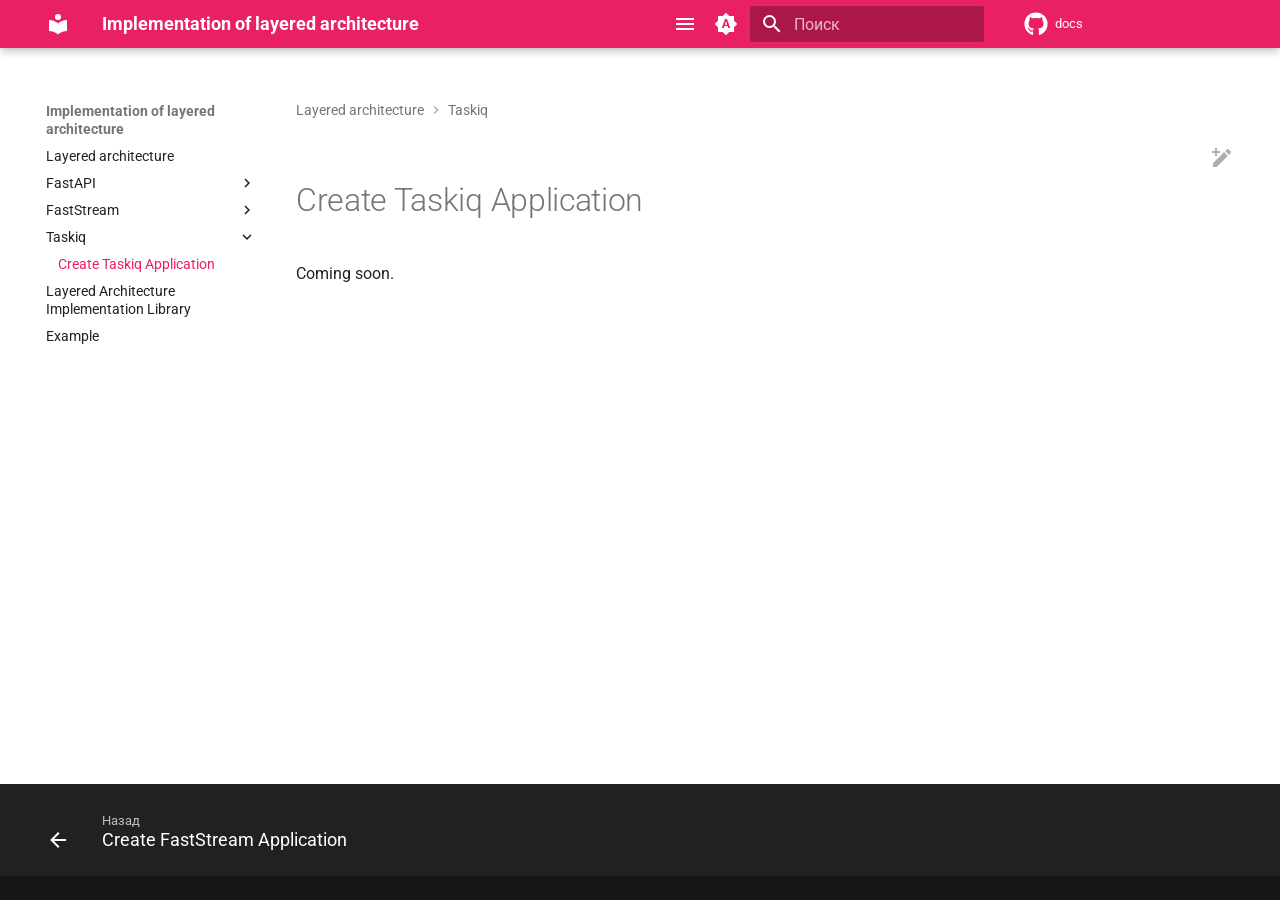
<file: Taskiq/Create Taskiq Application/index.html>
<!doctype html>
<html lang="ru" class="no-js">
  <head>
    
      <meta charset="utf-8">
      <meta name="viewport" content="width=device-width,initial-scale=1">
      
      
      
        <link rel="canonical" href="https://luferov.github.io/fast-clean/Taskiq/Create%20Taskiq%20Application/">
      
      
        <link rel="prev" href="../../FastStream/Create%20FastStream%20Application/">
      
      
      
        
      
      
      <link rel="icon" href="../../assets/images/favicon.png">
      <meta name="generator" content="mkdocs-1.6.1, mkdocs-material-9.7.1">
    
    
      
        <title>Create Taskiq Application - Implementation of layered architecture</title>
      
    
    
      <link rel="stylesheet" href="../../assets/stylesheets/main.484c7ddc.min.css">
      
        
        <link rel="stylesheet" href="../../assets/stylesheets/palette.ab4e12ef.min.css">
      
      


    
    
      
    
    
      
        
        
        <link rel="preconnect" href="https://fonts.gstatic.com" crossorigin>
        <link rel="stylesheet" href="https://fonts.googleapis.com/css?family=Roboto:300,300i,400,400i,700,700i%7CRoboto+Mono:400,400i,700,700i&display=fallback">
        <style>:root{--md-text-font:"Roboto";--md-code-font:"Roboto Mono"}</style>
      
    
    
      <link rel="stylesheet" href="../../_theme/style.css">
    
    <script>__md_scope=new URL("../..",location),__md_hash=e=>[...e].reduce(((e,_)=>(e<<5)-e+_.charCodeAt(0)),0),__md_get=(e,_=localStorage,t=__md_scope)=>JSON.parse(_.getItem(t.pathname+"."+e)),__md_set=(e,_,t=localStorage,a=__md_scope)=>{try{t.setItem(a.pathname+"."+e,JSON.stringify(_))}catch(e){}}</script>
    
      

    
    
  <script src="../../assets/javascripts/toggle-sidebar.js"></script></head>
  
  
    
    
      
    
    
    
    
    <body dir="ltr" data-md-color-scheme="default" data-md-color-primary="indigo" data-md-color-accent="indigo">
  
    
    <input class="md-toggle" data-md-toggle="drawer" type="checkbox" id="__drawer" autocomplete="off">
    <input class="md-toggle" data-md-toggle="search" type="checkbox" id="__search" autocomplete="off">
    <label class="md-overlay" for="__drawer"></label>
    <div data-md-component="skip">
      
        
        <a href="#create_taskiq_application" class="md-skip">
          Перейти к содержанию
        </a>
      
    </div>
    <div data-md-component="announce">
      
    </div>
    
    
      

  

<header class="md-header md-header--shadow" data-md-component="header">
  <nav class="md-header__inner md-grid" aria-label="Верхний колонтитул">
    <a href="../.." title="Implementation of layered architecture" class="md-header__button md-logo" aria-label="Implementation of layered architecture" data-md-component="logo">
      
  
  <svg xmlns="http://www.w3.org/2000/svg" viewBox="0 0 24 24"><path d="M12 8a3 3 0 0 0 3-3 3 3 0 0 0-3-3 3 3 0 0 0-3 3 3 3 0 0 0 3 3m0 3.54C9.64 9.35 6.5 8 3 8v11c3.5 0 6.64 1.35 9 3.54 2.36-2.19 5.5-3.54 9-3.54V8c-3.5 0-6.64 1.35-9 3.54"/></svg>

    </a>
    <label class="md-header__button md-icon" for="__drawer">
      
      <svg xmlns="http://www.w3.org/2000/svg" viewBox="0 0 24 24"><path d="M3 6h18v2H3zm0 5h18v2H3zm0 5h18v2H3z"/></svg>
    </label>
    <div class="md-header__title" data-md-component="header-title">
      <div class="md-header__ellipsis">
        <div class="md-header__topic">
          <span class="md-ellipsis">
            Implementation of layered architecture
          </span>
        </div>
        <div class="md-header__topic" data-md-component="header-topic">
          <span class="md-ellipsis">
            
              Create Taskiq Application
            
          </span>
        </div>
      </div>
    </div>
    
      
        <form class="md-header__option" data-md-component="palette">
  
    
    
    
    <input class="md-option" data-md-color-media="(prefers-color-scheme)" data-md-color-scheme="default" data-md-color-primary="indigo" data-md-color-accent="indigo"  aria-label="Switch to light theme"  type="radio" name="__palette" id="__palette_0">
    
      <label class="md-header__button md-icon" title="Switch to light theme" for="__palette_1" hidden>
        <svg xmlns="http://www.w3.org/2000/svg" viewBox="0 0 24 24"><path d="m14.3 16-.7-2h-3.2l-.7 2H7.8L11 7h2l3.2 9zM20 8.69V4h-4.69L12 .69 8.69 4H4v4.69L.69 12 4 15.31V20h4.69L12 23.31 15.31 20H20v-4.69L23.31 12zm-9.15 3.96h2.3L12 9z"/></svg>
      </label>
    
  
    
    
    
    <input class="md-option" data-md-color-media="(prefers-color-scheme: light)" data-md-color-scheme="default" data-md-color-primary="pink" data-md-color-accent="white"  aria-label="Switch to dark theme"  type="radio" name="__palette" id="__palette_1">
    
      <label class="md-header__button md-icon" title="Switch to dark theme" for="__palette_2" hidden>
        <svg xmlns="http://www.w3.org/2000/svg" viewBox="0 0 24 24"><path d="M17 7H7a5 5 0 0 0-5 5 5 5 0 0 0 5 5h10a5 5 0 0 0 5-5 5 5 0 0 0-5-5m0 8a3 3 0 0 1-3-3 3 3 0 0 1 3-3 3 3 0 0 1 3 3 3 3 0 0 1-3 3"/></svg>
      </label>
    
  
    
    
    
    <input class="md-option" data-md-color-media="(prefers-color-scheme: dark)" data-md-color-scheme="slate" data-md-color-primary="pink" data-md-color-accent="black"  aria-label="Switch to auto (OS settings)"  type="radio" name="__palette" id="__palette_2">
    
      <label class="md-header__button md-icon" title="Switch to auto (OS settings)" for="__palette_0" hidden>
        <svg xmlns="http://www.w3.org/2000/svg" viewBox="0 0 24 24"><path d="M17 6H7c-3.31 0-6 2.69-6 6s2.69 6 6 6h10c3.31 0 6-2.69 6-6s-2.69-6-6-6m0 10H7c-2.21 0-4-1.79-4-4s1.79-4 4-4h10c2.21 0 4 1.79 4 4s-1.79 4-4 4M7 9c-1.66 0-3 1.34-3 3s1.34 3 3 3 3-1.34 3-3-1.34-3-3-3"/></svg>
      </label>
    
  
</form>
      
    
    
      <script>var palette=__md_get("__palette");if(palette&&palette.color){if("(prefers-color-scheme)"===palette.color.media){var media=matchMedia("(prefers-color-scheme: light)"),input=document.querySelector(media.matches?"[data-md-color-media='(prefers-color-scheme: light)']":"[data-md-color-media='(prefers-color-scheme: dark)']");palette.color.media=input.getAttribute("data-md-color-media"),palette.color.scheme=input.getAttribute("data-md-color-scheme"),palette.color.primary=input.getAttribute("data-md-color-primary"),palette.color.accent=input.getAttribute("data-md-color-accent")}for(var[key,value]of Object.entries(palette.color))document.body.setAttribute("data-md-color-"+key,value)}</script>
    
    
    
      
      
        <label class="md-header__button md-icon" for="__search">
          
          <svg xmlns="http://www.w3.org/2000/svg" viewBox="0 0 24 24"><path d="M9.5 3A6.5 6.5 0 0 1 16 9.5c0 1.61-.59 3.09-1.56 4.23l.27.27h.79l5 5-1.5 1.5-5-5v-.79l-.27-.27A6.52 6.52 0 0 1 9.5 16 6.5 6.5 0 0 1 3 9.5 6.5 6.5 0 0 1 9.5 3m0 2C7 5 5 7 5 9.5S7 14 9.5 14 14 12 14 9.5 12 5 9.5 5"/></svg>
        </label>
        <div class="md-search" data-md-component="search" role="dialog">
  <label class="md-search__overlay" for="__search"></label>
  <div class="md-search__inner" role="search">
    <form class="md-search__form" name="search">
      <input type="text" class="md-search__input" name="query" aria-label="Поиск" placeholder="Поиск" autocapitalize="off" autocorrect="off" autocomplete="off" spellcheck="false" data-md-component="search-query" required>
      <label class="md-search__icon md-icon" for="__search">
        
        <svg xmlns="http://www.w3.org/2000/svg" viewBox="0 0 24 24"><path d="M9.5 3A6.5 6.5 0 0 1 16 9.5c0 1.61-.59 3.09-1.56 4.23l.27.27h.79l5 5-1.5 1.5-5-5v-.79l-.27-.27A6.52 6.52 0 0 1 9.5 16 6.5 6.5 0 0 1 3 9.5 6.5 6.5 0 0 1 9.5 3m0 2C7 5 5 7 5 9.5S7 14 9.5 14 14 12 14 9.5 12 5 9.5 5"/></svg>
        
        <svg xmlns="http://www.w3.org/2000/svg" viewBox="0 0 24 24"><path d="M20 11v2H8l5.5 5.5-1.42 1.42L4.16 12l7.92-7.92L13.5 5.5 8 11z"/></svg>
      </label>
      <nav class="md-search__options" aria-label="Поиск">
        
        <button type="reset" class="md-search__icon md-icon" title="Очистить" aria-label="Очистить" tabindex="-1">
          
          <svg xmlns="http://www.w3.org/2000/svg" viewBox="0 0 24 24"><path d="M19 6.41 17.59 5 12 10.59 6.41 5 5 6.41 10.59 12 5 17.59 6.41 19 12 13.41 17.59 19 19 17.59 13.41 12z"/></svg>
        </button>
      </nav>
      
    </form>
    <div class="md-search__output">
      <div class="md-search__scrollwrap" tabindex="0" data-md-scrollfix>
        <div class="md-search-result" data-md-component="search-result">
          <div class="md-search-result__meta">
            Инициализация поиска
          </div>
          <ol class="md-search-result__list" role="presentation"></ol>
        </div>
      </div>
    </div>
  </div>
</div>
      
    
    
      <div class="md-header__source">
        <a href="https://github.com/Luferov/fast-clean" title="Перейти к репозиторию" class="md-source" data-md-component="source">
  <div class="md-source__icon md-icon">
    
    <svg xmlns="http://www.w3.org/2000/svg" viewBox="0 0 512 512"><!--! Font Awesome Free 7.1.0 by @fontawesome - https://fontawesome.com License - https://fontawesome.com/license/free (Icons: CC BY 4.0, Fonts: SIL OFL 1.1, Code: MIT License) Copyright 2025 Fonticons, Inc.--><path d="M173.9 397.4c0 2-2.3 3.6-5.2 3.6-3.3.3-5.6-1.3-5.6-3.6 0-2 2.3-3.6 5.2-3.6 3-.3 5.6 1.3 5.6 3.6m-31.1-4.5c-.7 2 1.3 4.3 4.3 4.9 2.6 1 5.6 0 6.2-2s-1.3-4.3-4.3-5.2c-2.6-.7-5.5.3-6.2 2.3m44.2-1.7c-2.9.7-4.9 2.6-4.6 4.9.3 2 2.9 3.3 5.9 2.6 2.9-.7 4.9-2.6 4.6-4.6-.3-1.9-3-3.2-5.9-2.9M252.8 8C114.1 8 8 113.3 8 252c0 110.9 69.8 205.8 169.5 239.2 12.8 2.3 17.3-5.6 17.3-12.1 0-6.2-.3-40.4-.3-61.4 0 0-70 15-84.7-29.8 0 0-11.4-29.1-27.8-36.6 0 0-22.9-15.7 1.6-15.4 0 0 24.9 2 38.6 25.8 21.9 38.6 58.6 27.5 72.9 20.9 2.3-16 8.8-27.1 16-33.7-55.9-6.2-112.3-14.3-112.3-110.5 0-27.5 7.6-41.3 23.6-58.9-2.6-6.5-11.1-33.3 2.6-67.9 20.9-6.5 69 27 69 27 20-5.6 41.5-8.5 62.8-8.5s42.8 2.9 62.8 8.5c0 0 48.1-33.6 69-27 13.7 34.7 5.2 61.4 2.6 67.9 16 17.7 25.8 31.5 25.8 58.9 0 96.5-58.9 104.2-114.8 110.5 9.2 7.9 17 22.9 17 46.4 0 33.7-.3 75.4-.3 83.6 0 6.5 4.6 14.4 17.3 12.1C436.2 457.8 504 362.9 504 252 504 113.3 391.5 8 252.8 8M105.2 352.9c-1.3 1-1 3.3.7 5.2 1.6 1.6 3.9 2.3 5.2 1 1.3-1 1-3.3-.7-5.2-1.6-1.6-3.9-2.3-5.2-1m-10.8-8.1c-.7 1.3.3 2.9 2.3 3.9 1.6 1 3.6.7 4.3-.7.7-1.3-.3-2.9-2.3-3.9-2-.6-3.6-.3-4.3.7m32.4 35.6c-1.6 1.3-1 4.3 1.3 6.2 2.3 2.3 5.2 2.6 6.5 1 1.3-1.3.7-4.3-1.3-6.2-2.2-2.3-5.2-2.6-6.5-1m-11.4-14.7c-1.6 1-1.6 3.6 0 5.9s4.3 3.3 5.6 2.3c1.6-1.3 1.6-3.9 0-6.2-1.4-2.3-4-3.3-5.6-2"/></svg>
  </div>
  <div class="md-source__repository">
    docs
  </div>
</a>
      </div>
    
  </nav>
  
</header>
    
    <div class="md-container" data-md-component="container">
      
      
        
          
        
      
      <main class="md-main" data-md-component="main">
        <div class="md-main__inner md-grid">
          
            
              
              <div class="md-sidebar md-sidebar--primary" data-md-component="sidebar" data-md-type="navigation" >
                <div class="md-sidebar__scrollwrap">
                  <div class="md-sidebar__inner">
                    



  

<nav class="md-nav md-nav--primary md-nav--integrated" aria-label="Навигация" data-md-level="0">
  <label class="md-nav__title" for="__drawer">
    <a href="../.." title="Implementation of layered architecture" class="md-nav__button md-logo" aria-label="Implementation of layered architecture" data-md-component="logo">
      
  
  <svg xmlns="http://www.w3.org/2000/svg" viewBox="0 0 24 24"><path d="M12 8a3 3 0 0 0 3-3 3 3 0 0 0-3-3 3 3 0 0 0-3 3 3 3 0 0 0 3 3m0 3.54C9.64 9.35 6.5 8 3 8v11c3.5 0 6.64 1.35 9 3.54 2.36-2.19 5.5-3.54 9-3.54V8c-3.5 0-6.64 1.35-9 3.54"/></svg>

    </a>
    Implementation of layered architecture
  </label>
  
    <div class="md-nav__source">
      <a href="https://github.com/Luferov/fast-clean" title="Перейти к репозиторию" class="md-source" data-md-component="source">
  <div class="md-source__icon md-icon">
    
    <svg xmlns="http://www.w3.org/2000/svg" viewBox="0 0 512 512"><!--! Font Awesome Free 7.1.0 by @fontawesome - https://fontawesome.com License - https://fontawesome.com/license/free (Icons: CC BY 4.0, Fonts: SIL OFL 1.1, Code: MIT License) Copyright 2025 Fonticons, Inc.--><path d="M173.9 397.4c0 2-2.3 3.6-5.2 3.6-3.3.3-5.6-1.3-5.6-3.6 0-2 2.3-3.6 5.2-3.6 3-.3 5.6 1.3 5.6 3.6m-31.1-4.5c-.7 2 1.3 4.3 4.3 4.9 2.6 1 5.6 0 6.2-2s-1.3-4.3-4.3-5.2c-2.6-.7-5.5.3-6.2 2.3m44.2-1.7c-2.9.7-4.9 2.6-4.6 4.9.3 2 2.9 3.3 5.9 2.6 2.9-.7 4.9-2.6 4.6-4.6-.3-1.9-3-3.2-5.9-2.9M252.8 8C114.1 8 8 113.3 8 252c0 110.9 69.8 205.8 169.5 239.2 12.8 2.3 17.3-5.6 17.3-12.1 0-6.2-.3-40.4-.3-61.4 0 0-70 15-84.7-29.8 0 0-11.4-29.1-27.8-36.6 0 0-22.9-15.7 1.6-15.4 0 0 24.9 2 38.6 25.8 21.9 38.6 58.6 27.5 72.9 20.9 2.3-16 8.8-27.1 16-33.7-55.9-6.2-112.3-14.3-112.3-110.5 0-27.5 7.6-41.3 23.6-58.9-2.6-6.5-11.1-33.3 2.6-67.9 20.9-6.5 69 27 69 27 20-5.6 41.5-8.5 62.8-8.5s42.8 2.9 62.8 8.5c0 0 48.1-33.6 69-27 13.7 34.7 5.2 61.4 2.6 67.9 16 17.7 25.8 31.5 25.8 58.9 0 96.5-58.9 104.2-114.8 110.5 9.2 7.9 17 22.9 17 46.4 0 33.7-.3 75.4-.3 83.6 0 6.5 4.6 14.4 17.3 12.1C436.2 457.8 504 362.9 504 252 504 113.3 391.5 8 252.8 8M105.2 352.9c-1.3 1-1 3.3.7 5.2 1.6 1.6 3.9 2.3 5.2 1 1.3-1 1-3.3-.7-5.2-1.6-1.6-3.9-2.3-5.2-1m-10.8-8.1c-.7 1.3.3 2.9 2.3 3.9 1.6 1 3.6.7 4.3-.7.7-1.3-.3-2.9-2.3-3.9-2-.6-3.6-.3-4.3.7m32.4 35.6c-1.6 1.3-1 4.3 1.3 6.2 2.3 2.3 5.2 2.6 6.5 1 1.3-1.3.7-4.3-1.3-6.2-2.2-2.3-5.2-2.6-6.5-1m-11.4-14.7c-1.6 1-1.6 3.6 0 5.9s4.3 3.3 5.6 2.3c1.6-1.3 1.6-3.9 0-6.2-1.4-2.3-4-3.3-5.6-2"/></svg>
  </div>
  <div class="md-source__repository">
    docs
  </div>
</a>
    </div>
  
  <ul class="md-nav__list" data-md-scrollfix>
    
      
      
  
  
  
  
    <li class="md-nav__item">
      <a href="../.." class="md-nav__link">
        
  
  
  <span class="md-ellipsis">
    
  
    Layered architecture
  

    
  </span>
  
  

      </a>
    </li>
  

    
      
      
  
  
  
  
    
    
    
    
    
    <li class="md-nav__item md-nav__item--nested">
      
        
        
        <input class="md-nav__toggle md-toggle " type="checkbox" id="__nav_2" >
        
          
          <label class="md-nav__link" for="__nav_2" id="__nav_2_label" tabindex="0">
            
  
  
  <span class="md-ellipsis">
    
  
    FastAPI
  

    
  </span>
  
  

            <span class="md-nav__icon md-icon"></span>
          </label>
        
        <nav class="md-nav" data-md-level="1" aria-labelledby="__nav_2_label" aria-expanded="false">
          <label class="md-nav__title" for="__nav_2">
            <span class="md-nav__icon md-icon"></span>
            
  
    FastAPI
  

          </label>
          <ul class="md-nav__list" data-md-scrollfix>
            
              
                
  
  
  
  
    <li class="md-nav__item">
      <a href="../../FastAPI/Create%20FastAPI%20Application/" class="md-nav__link">
        
  
  
  <span class="md-ellipsis">
    
  
    Create FastAPI Application
  

    
  </span>
  
  

      </a>
    </li>
  

              
            
          </ul>
        </nav>
      
    </li>
  

    
      
      
  
  
  
  
    
    
    
    
    
    <li class="md-nav__item md-nav__item--nested">
      
        
        
        <input class="md-nav__toggle md-toggle " type="checkbox" id="__nav_3" >
        
          
          <label class="md-nav__link" for="__nav_3" id="__nav_3_label" tabindex="0">
            
  
  
  <span class="md-ellipsis">
    
  
    FastStream
  

    
  </span>
  
  

            <span class="md-nav__icon md-icon"></span>
          </label>
        
        <nav class="md-nav" data-md-level="1" aria-labelledby="__nav_3_label" aria-expanded="false">
          <label class="md-nav__title" for="__nav_3">
            <span class="md-nav__icon md-icon"></span>
            
  
    FastStream
  

          </label>
          <ul class="md-nav__list" data-md-scrollfix>
            
              
                
  
  
  
  
    <li class="md-nav__item">
      <a href="../../FastStream/Create%20FastStream%20Application/" class="md-nav__link">
        
  
  
  <span class="md-ellipsis">
    
  
    Create FastStream Application
  

    
  </span>
  
  

      </a>
    </li>
  

              
            
          </ul>
        </nav>
      
    </li>
  

    
      
      
  
  
    
  
  
  
    
    
    
    
    
    <li class="md-nav__item md-nav__item--active md-nav__item--nested">
      
        
        
        <input class="md-nav__toggle md-toggle " type="checkbox" id="__nav_4" checked>
        
          
          <label class="md-nav__link" for="__nav_4" id="__nav_4_label" tabindex="0">
            
  
  
  <span class="md-ellipsis">
    
  
    Taskiq
  

    
  </span>
  
  

            <span class="md-nav__icon md-icon"></span>
          </label>
        
        <nav class="md-nav" data-md-level="1" aria-labelledby="__nav_4_label" aria-expanded="true">
          <label class="md-nav__title" for="__nav_4">
            <span class="md-nav__icon md-icon"></span>
            
  
    Taskiq
  

          </label>
          <ul class="md-nav__list" data-md-scrollfix>
            
              
                
  
  
    
  
  
  
    <li class="md-nav__item md-nav__item--active">
      
      <input class="md-nav__toggle md-toggle" type="checkbox" id="__toc">
      
      
        
      
      
      <a href="./" class="md-nav__link md-nav__link--active">
        
  
  
  <span class="md-ellipsis">
    
  
    Create Taskiq Application
  

    
  </span>
  
  

      </a>
      
    </li>
  

              
            
          </ul>
        </nav>
      
    </li>
  

    
      
      
  
  
  
  
    <li class="md-nav__item">
      <a href="https://github.com/Luferov/fast-clean" class="md-nav__link">
        
  
  
  <span class="md-ellipsis">
    
  
    Layered Architecture Implementation Library
  

    
  </span>
  
  

      </a>
    </li>
  

    
      
      
  
  
  
  
    <li class="md-nav__item">
      <a href="https://github.com/Luferov/fastapi-boilerplate" class="md-nav__link">
        
  
  
  <span class="md-ellipsis">
    
  
    Example
  

    
  </span>
  
  

      </a>
    </li>
  

    
  </ul>
</nav>
                  </div>
                </div>
              </div>
            
            
          
          
            <div class="md-content" data-md-component="content">
              
                



  


  <nav class="md-path" aria-label="Навигация" >
    <ol class="md-path__list">
      
        
  
  
    <li class="md-path__item">
      <a href="../.." class="md-path__link">
        
  <span class="md-ellipsis">
    Layered architecture
  </span>

      </a>
    </li>
  

      
      
        
  
  
    
    
      <li class="md-path__item">
        <a href="./" class="md-path__link">
          
  <span class="md-ellipsis">
    Taskiq
  </span>

        </a>
      </li>
    
  

      
    </ol>
  </nav>

              
              <article class="md-content__inner md-typeset">
                
                  


  
    <a href="https://github.com/Luferov/fast-clean/edit/master/docs/Taskiq/Create Taskiq Application.md" title="Редактировать страницу" class="md-content__button md-icon" rel="edit">
      
      <svg xmlns="http://www.w3.org/2000/svg" viewBox="0 0 24 24"><path d="M20.7 7c.4-.4.4-1 0-1.4l-2.3-2.3c-.4-.4-1-.4-1.4 0l-1.8 1.8L19 8.9M3 17.2V21h3.8l11-11.1-3.7-3.8zM7 2v3h3v2H7v3H5V7H2V5h3V2z"/></svg>
    </a>
  
  


<h1 id="create_taskiq_application">Create Taskiq Application<a class="headerlink" href="#create_taskiq_application" title="Permanent link">&para;</a></h1>
<p>Coming soon.</p>












                
              </article>
            </div>
          
          
<script>var target=document.getElementById(location.hash.slice(1));target&&target.name&&(target.checked=target.name.startsWith("__tabbed_"))</script>
        </div>
        
      </main>
      
        <footer class="md-footer">
  
    
      
      <nav class="md-footer__inner md-grid" aria-label="Нижний колонтитул" >
        
          
          <a href="../../FastStream/Create%20FastStream%20Application/" class="md-footer__link md-footer__link--prev" aria-label="Назад: Create FastStream Application">
            <div class="md-footer__button md-icon">
              
              <svg xmlns="http://www.w3.org/2000/svg" viewBox="0 0 24 24"><path d="M20 11v2H8l5.5 5.5-1.42 1.42L4.16 12l7.92-7.92L13.5 5.5 8 11z"/></svg>
            </div>
            <div class="md-footer__title">
              <span class="md-footer__direction">
                Назад
              </span>
              <div class="md-ellipsis">
                Create FastStream Application
              </div>
            </div>
          </a>
        
        
      </nav>
    
  
  <div class="md-footer-meta md-typeset">
    <div class="md-footer-meta__inner md-grid">
      <div class="md-copyright">
  
  
</div>
      
    </div>
  </div>
</footer>
      
    </div>
    <div class="md-dialog" data-md-component="dialog">
      <div class="md-dialog__inner md-typeset"></div>
    </div>
    
    
    
      
      
      <script id="__config" type="application/json">{"annotate": null, "base": "../..", "features": ["header.autohide", "navigation.path", "navigation.footer", "toc.integrate", "content.action.edit", "content.code.annotate", "content.code.select", "content.code.copy", "announce.dismiss"], "search": "../../assets/javascripts/workers/search.2c215733.min.js", "tags": null, "translations": {"clipboard.copied": "\u0421\u043a\u043e\u043f\u0438\u0440\u043e\u0432\u0430\u043d\u043e \u0432 \u0431\u0443\u0444\u0435\u0440", "clipboard.copy": "\u041a\u043e\u043f\u0438\u0440\u043e\u0432\u0430\u0442\u044c \u0432 \u0431\u0443\u0444\u0435\u0440", "search.result.more.one": "\u0415\u0449\u0451 1 \u043d\u0430 \u044d\u0442\u043e\u0439 \u0441\u0442\u0440\u0430\u043d\u0438\u0446\u0435", "search.result.more.other": "\u0415\u0449\u0451 # \u043d\u0430 \u044d\u0442\u043e\u0439 \u0441\u0442\u0440\u0430\u043d\u0438\u0446\u0435", "search.result.none": "\u0421\u043e\u0432\u043f\u0430\u0434\u0435\u043d\u0438\u0439 \u043d\u0435 \u043d\u0430\u0439\u0434\u0435\u043d\u043e", "search.result.one": "\u041d\u0430\u0439\u0434\u0435\u043d\u043e 1 \u0441\u043e\u0432\u043f\u0430\u0434\u0435\u043d\u0438\u0435", "search.result.other": "\u041d\u0430\u0439\u0434\u0435\u043d\u043e \u0441\u043e\u0432\u043f\u0430\u0434\u0435\u043d\u0438\u0439: #", "search.result.placeholder": "\u041d\u0430\u0447\u043d\u0438\u0442\u0435 \u043f\u0435\u0447\u0430\u0442\u0430\u0442\u044c \u0434\u043b\u044f \u043f\u043e\u0438\u0441\u043a\u0430", "search.result.term.missing": "\u041e\u0442\u0441\u0443\u0442\u0441\u0442\u0432\u0443\u0435\u0442", "select.version": "\u0412\u044b\u0431\u0435\u0440\u0438\u0442\u0435 \u0432\u0435\u0440\u0441\u0438\u044e"}, "version": null}</script>
    
    
      <script src="../../assets/javascripts/bundle.79ae519e.min.js"></script>
      
    
  </body>
</html>
</file>
<file: _theme/style.css>
img[alt$=">"] {
  float: right;
}

img[alt$="<"] {
  float: left;
}

img[alt$="><"] {
  display: block;
  max-width: 100%;
  height: auto;
  margin: auto;
  float: none!important;
}

h1,h2,h3,h4,h5,h6,hr {
  clear: both;
}

img[alt$="size20"] {
  max-width: 20%;
}

img[alt$="size40"] {
  max-width: 40%;
}
</file>
<file: assets/stylesheets/main.484c7ddc.min.css>
@charset "UTF-8";html{-webkit-text-size-adjust:none;-moz-text-size-adjust:none;text-size-adjust:none;box-sizing:border-box}*,:after,:before{box-sizing:inherit}@media (prefers-reduced-motion){*,:after,:before{transition:none!important}}body{margin:0}a,button,input,label{-webkit-tap-highlight-color:transparent}a{color:inherit;text-decoration:none}hr{border:0;box-sizing:initial;display:block;height:.05rem;overflow:visible;padding:0}small{font-size:80%}sub,sup{line-height:1em}img{border-style:none}table{border-collapse:initial;border-spacing:0}td,th{font-weight:400;vertical-align:top}button{background:#0000;border:0;font-family:inherit;font-size:inherit;margin:0;padding:0}input{border:0;outline:none}:root{--md-primary-fg-color:#4051b5;--md-primary-fg-color--light:#5d6cc0;--md-primary-fg-color--dark:#303fa1;--md-primary-bg-color:#fff;--md-primary-bg-color--light:#ffffffb3;--md-accent-fg-color:#526cfe;--md-accent-fg-color--transparent:#526cfe1a;--md-accent-bg-color:#fff;--md-accent-bg-color--light:#ffffffb3}[data-md-color-scheme=default]{color-scheme:light}[data-md-color-scheme=default] img[src$="#gh-dark-mode-only"],[data-md-color-scheme=default] img[src$="#only-dark"]{display:none}:root,[data-md-color-scheme=default]{--md-hue:225deg;--md-default-fg-color:#000000de;--md-default-fg-color--light:#0000008a;--md-default-fg-color--lighter:#00000052;--md-default-fg-color--lightest:#00000012;--md-default-bg-color:#fff;--md-default-bg-color--light:#ffffffb3;--md-default-bg-color--lighter:#ffffff4d;--md-default-bg-color--lightest:#ffffff1f;--md-code-fg-color:#36464e;--md-code-bg-color:#f5f5f5;--md-code-bg-color--light:#f5f5f5b3;--md-code-bg-color--lighter:#f5f5f54d;--md-code-hl-color:#4287ff;--md-code-hl-color--light:#4287ff1a;--md-code-hl-number-color:#d52a2a;--md-code-hl-special-color:#db1457;--md-code-hl-function-color:#a846b9;--md-code-hl-constant-color:#6e59d9;--md-code-hl-keyword-color:#3f6ec6;--md-code-hl-string-color:#1c7d4d;--md-code-hl-name-color:var(--md-code-fg-color);--md-code-hl-operator-color:var(--md-default-fg-color--light);--md-code-hl-punctuation-color:var(--md-default-fg-color--light);--md-code-hl-comment-color:var(--md-default-fg-color--light);--md-code-hl-generic-color:var(--md-default-fg-color--light);--md-code-hl-variable-color:var(--md-default-fg-color--light);--md-typeset-color:var(--md-default-fg-color);--md-typeset-a-color:var(--md-primary-fg-color);--md-typeset-del-color:#f5503d26;--md-typeset-ins-color:#0bd57026;--md-typeset-kbd-color:#fafafa;--md-typeset-kbd-accent-color:#fff;--md-typeset-kbd-border-color:#b8b8b8;--md-typeset-mark-color:#ffff0080;--md-typeset-table-color:#0000001f;--md-typeset-table-color--light:rgba(0,0,0,.035);--md-admonition-fg-color:var(--md-default-fg-color);--md-admonition-bg-color:var(--md-default-bg-color);--md-warning-fg-color:#000000de;--md-warning-bg-color:#ff9;--md-footer-fg-color:#fff;--md-footer-fg-color--light:#ffffffb3;--md-footer-fg-color--lighter:#ffffff73;--md-footer-bg-color:#000000de;--md-footer-bg-color--dark:#00000052;--md-shadow-z1:0 0.2rem 0.5rem #0000000d,0 0 0.05rem #0000001a;--md-shadow-z2:0 0.2rem 0.5rem #0000001a,0 0 0.05rem #00000040;--md-shadow-z3:0 0.2rem 0.5rem #0003,0 0 0.05rem #00000059}.md-icon svg{fill:currentcolor;display:block;height:1.2rem;width:1.2rem}body{-webkit-font-smoothing:antialiased;-moz-osx-font-smoothing:grayscale;--md-text-font-family:var(--md-text-font,_),-apple-system,BlinkMacSystemFont,Helvetica,Arial,sans-serif;--md-code-font-family:var(--md-code-font,_),SFMono-Regular,Consolas,Menlo,monospace}aside,body,input{font-feature-settings:"kern","liga";color:var(--md-typeset-color);font-family:var(--md-text-font-family)}code,kbd,pre{font-feature-settings:"kern";font-family:var(--md-code-font-family)}:root{--md-typeset-table-sort-icon:url('data:image/svg+xml;charset=utf-8,<svg xmlns="http://www.w3.org/2000/svg" viewBox="0 0 24 24"><path d="m18 21-4-4h3V7h-3l4-4 4 4h-3v10h3M2 19v-2h10v2M2 13v-2h7v2M2 7V5h4v2z"/></svg>');--md-typeset-table-sort-icon--asc:url('data:image/svg+xml;charset=utf-8,<svg xmlns="http://www.w3.org/2000/svg" viewBox="0 0 24 24"><path d="M19 17h3l-4 4-4-4h3V3h2M2 17h10v2H2M6 5v2H2V5m0 6h7v2H2z"/></svg>');--md-typeset-table-sort-icon--desc:url('data:image/svg+xml;charset=utf-8,<svg xmlns="http://www.w3.org/2000/svg" viewBox="0 0 24 24"><path d="M19 7h3l-4-4-4 4h3v14h2M2 17h10v2H2M6 5v2H2V5m0 6h7v2H2z"/></svg>')}.md-typeset{-webkit-print-color-adjust:exact;color-adjust:exact;font-size:.8rem;line-height:1.6;overflow-wrap:break-word}@media print{.md-typeset{font-size:.68rem}}.md-typeset blockquote,.md-typeset dl,.md-typeset figure,.md-typeset ol,.md-typeset pre,.md-typeset ul{margin-bottom:1em;margin-top:1em}.md-typeset h1{color:var(--md-default-fg-color--light);font-size:2em;line-height:1.3;margin:0 0 1.25em}.md-typeset h1,.md-typeset h2{font-weight:300;letter-spacing:-.01em}.md-typeset h2{font-size:1.5625em;line-height:1.4;margin:1.6em 0 .64em}.md-typeset h3{font-size:1.25em;font-weight:400;letter-spacing:-.01em;line-height:1.5;margin:1.6em 0 .8em}.md-typeset h2+h3{margin-top:.8em}.md-typeset h4{font-weight:700;letter-spacing:-.01em;margin:1em 0}.md-typeset h5,.md-typeset h6{color:var(--md-default-fg-color--light);font-size:.8em;font-weight:700;letter-spacing:-.01em;margin:1.25em 0}.md-typeset h5{text-transform:uppercase}.md-typeset h5 code{text-transform:none}.md-typeset hr{border-bottom:.05rem solid var(--md-default-fg-color--lightest);display:flow-root;margin:1.5em 0}.md-typeset a{color:var(--md-typeset-a-color);word-break:break-word}.md-typeset a,.md-typeset a:before{transition:color 125ms}.md-typeset a:focus,.md-typeset a:hover{color:var(--md-accent-fg-color)}.md-typeset a:focus code,.md-typeset a:hover code{background-color:var(--md-accent-fg-color--transparent);color:var(--md-accent-fg-color)}.md-typeset a code{color:var(--md-typeset-a-color)}.md-typeset a.focus-visible{outline-color:var(--md-accent-fg-color);outline-offset:.2rem}.md-typeset code,.md-typeset kbd,.md-typeset pre{color:var(--md-code-fg-color);direction:ltr;font-variant-ligatures:none;transition:background-color 125ms}@media print{.md-typeset code,.md-typeset kbd,.md-typeset pre{white-space:pre-wrap}}.md-typeset code{background-color:var(--md-code-bg-color);border-radius:.1rem;-webkit-box-decoration-break:clone;box-decoration-break:clone;font-size:.85em;padding:0 .2941176471em;transition:color 125ms,background-color 125ms;word-break:break-word}.md-typeset code:not(.focus-visible){-webkit-tap-highlight-color:transparent;outline:none}.md-typeset pre{display:flow-root;line-height:1.4;position:relative}.md-typeset pre>code{-webkit-box-decoration-break:slice;box-decoration-break:slice;box-shadow:none;display:block;margin:0;outline-color:var(--md-accent-fg-color);overflow:auto;padding:.7720588235em 1.1764705882em;scrollbar-color:var(--md-default-fg-color--lighter) #0000;scrollbar-width:thin;touch-action:auto;word-break:normal}.md-typeset pre>code:hover{scrollbar-color:var(--md-accent-fg-color) #0000}.md-typeset pre>code::-webkit-scrollbar{height:.2rem;width:.2rem}.md-typeset pre>code::-webkit-scrollbar-thumb{background-color:var(--md-default-fg-color--lighter)}.md-typeset pre>code::-webkit-scrollbar-thumb:hover{background-color:var(--md-accent-fg-color)}.md-typeset kbd{background-color:var(--md-typeset-kbd-color);border-radius:.1rem;box-shadow:0 .1rem 0 .05rem var(--md-typeset-kbd-border-color),0 .1rem 0 var(--md-typeset-kbd-border-color),0 -.1rem .2rem var(--md-typeset-kbd-accent-color) inset;color:var(--md-default-fg-color);display:inline-block;font-size:.75em;padding:0 .6666666667em;vertical-align:text-top;word-break:break-word}.md-typeset mark{background-color:var(--md-typeset-mark-color);-webkit-box-decoration-break:clone;box-decoration-break:clone;color:inherit;word-break:break-word}.md-typeset abbr{cursor:help;text-decoration:none}.md-typeset [data-preview],.md-typeset abbr{border-bottom:.05rem dotted var(--md-default-fg-color--light)}.md-typeset small{opacity:.75}[dir=ltr] .md-typeset sub,[dir=ltr] .md-typeset sup{margin-left:.078125em}[dir=rtl] .md-typeset sub,[dir=rtl] .md-typeset sup{margin-right:.078125em}[dir=ltr] .md-typeset blockquote{padding-left:.6rem}[dir=rtl] .md-typeset blockquote{padding-right:.6rem}[dir=ltr] .md-typeset blockquote{border-left:.2rem solid var(--md-default-fg-color--lighter)}[dir=rtl] .md-typeset blockquote{border-right:.2rem solid var(--md-default-fg-color--lighter)}.md-typeset blockquote{color:var(--md-default-fg-color--light);margin-left:0;margin-right:0}.md-typeset ul{list-style-type:disc}.md-typeset ul[type]{list-style-type:revert-layer}[dir=ltr] .md-typeset ol,[dir=ltr] .md-typeset ul{margin-left:.625em}[dir=rtl] .md-typeset ol,[dir=rtl] .md-typeset ul{margin-right:.625em}.md-typeset ol,.md-typeset ul{padding:0}.md-typeset ol:not([hidden]),.md-typeset ul:not([hidden]){display:flow-root}.md-typeset ol ol,.md-typeset ul ol{list-style-type:lower-alpha}.md-typeset ol ol ol,.md-typeset ul ol ol{list-style-type:lower-roman}.md-typeset ol ol ol ol,.md-typeset ul ol ol ol{list-style-type:upper-alpha}.md-typeset ol ol ol ol ol,.md-typeset ul ol ol ol ol{list-style-type:upper-roman}.md-typeset ol[type],.md-typeset ul[type]{list-style-type:revert-layer}[dir=ltr] .md-typeset ol li,[dir=ltr] .md-typeset ul li{margin-left:1.25em}[dir=rtl] .md-typeset ol li,[dir=rtl] .md-typeset ul li{margin-right:1.25em}.md-typeset ol li,.md-typeset ul li{margin-bottom:.5em}.md-typeset ol li blockquote,.md-typeset ol li p,.md-typeset ul li blockquote,.md-typeset ul li p{margin:.5em 0}.md-typeset ol li:last-child,.md-typeset ul li:last-child{margin-bottom:0}[dir=ltr] .md-typeset ol li ol,[dir=ltr] .md-typeset ol li ul,[dir=ltr] .md-typeset ul li ol,[dir=ltr] .md-typeset ul li ul{margin-left:.625em}[dir=rtl] .md-typeset ol li ol,[dir=rtl] .md-typeset ol li ul,[dir=rtl] .md-typeset ul li ol,[dir=rtl] .md-typeset ul li ul{margin-right:.625em}.md-typeset ol li ol,.md-typeset ol li ul,.md-typeset ul li ol,.md-typeset ul li ul{margin-bottom:.5em;margin-top:.5em}[dir=ltr] .md-typeset dd{margin-left:1.875em}[dir=rtl] .md-typeset dd{margin-right:1.875em}.md-typeset dd{margin-bottom:1.5em;margin-top:1em}.md-typeset img,.md-typeset svg,.md-typeset video{height:auto;max-width:100%}.md-typeset img[align=left]{margin:1em 1em 1em 0}.md-typeset img[align=right]{margin:1em 0 1em 1em}.md-typeset img[align]:only-child{margin-top:0}.md-typeset figure{display:flow-root;margin:1em auto;max-width:100%;text-align:center;width:fit-content}.md-typeset figure img{display:block;margin:0 auto}.md-typeset figcaption{font-style:italic;margin:1em auto;max-width:24rem}.md-typeset iframe{max-width:100%}.md-typeset table:not([class]){background-color:var(--md-default-bg-color);border:.05rem solid var(--md-typeset-table-color);border-radius:.1rem;display:inline-block;font-size:.64rem;max-width:100%;overflow:auto;touch-action:auto}@media print{.md-typeset table:not([class]){display:table}}.md-typeset table:not([class])+*{margin-top:1.5em}.md-typeset table:not([class]) td>:first-child,.md-typeset table:not([class]) th>:first-child{margin-top:0}.md-typeset table:not([class]) td>:last-child,.md-typeset table:not([class]) th>:last-child{margin-bottom:0}.md-typeset table:not([class]) td:not([align]),.md-typeset table:not([class]) th:not([align]){text-align:left}[dir=rtl] .md-typeset table:not([class]) td:not([align]),[dir=rtl] .md-typeset table:not([class]) th:not([align]){text-align:right}.md-typeset table:not([class]) th{font-weight:700;min-width:5rem;padding:.9375em 1.25em;vertical-align:top}.md-typeset table:not([class]) td{border-top:.05rem solid var(--md-typeset-table-color);padding:.9375em 1.25em;vertical-align:top}.md-typeset table:not([class]) tbody tr{transition:background-color 125ms}.md-typeset table:not([class]) tbody tr:hover{background-color:var(--md-typeset-table-color--light);box-shadow:0 .05rem 0 var(--md-default-bg-color) inset}.md-typeset table:not([class]) a{word-break:normal}.md-typeset table th[role=columnheader]{cursor:pointer}[dir=ltr] .md-typeset table th[role=columnheader]:after{margin-left:.5em}[dir=rtl] .md-typeset table th[role=columnheader]:after{margin-right:.5em}.md-typeset table th[role=columnheader]:after{content:"";display:inline-block;height:1.2em;-webkit-mask-image:var(--md-typeset-table-sort-icon);mask-image:var(--md-typeset-table-sort-icon);-webkit-mask-repeat:no-repeat;mask-repeat:no-repeat;-webkit-mask-size:contain;mask-size:contain;transition:background-color 125ms;vertical-align:text-bottom;width:1.2em}.md-typeset table th[role=columnheader]:hover:after{background-color:var(--md-default-fg-color--lighter)}.md-typeset table th[role=columnheader][aria-sort=ascending]:after{background-color:var(--md-default-fg-color--light);-webkit-mask-image:var(--md-typeset-table-sort-icon--asc);mask-image:var(--md-typeset-table-sort-icon--asc)}.md-typeset table th[role=columnheader][aria-sort=descending]:after{background-color:var(--md-default-fg-color--light);-webkit-mask-image:var(--md-typeset-table-sort-icon--desc);mask-image:var(--md-typeset-table-sort-icon--desc)}.md-typeset__scrollwrap{margin:1em -.8rem;overflow-x:auto;touch-action:auto}.md-typeset__table{display:inline-block;margin-bottom:.5em;padding:0 .8rem}@media print{.md-typeset__table{display:block}}html .md-typeset__table table{display:table;margin:0;overflow:hidden;width:100%}@media screen and (max-width:44.984375em){.md-content__inner>pre{margin:1em -.8rem}.md-content__inner>pre code{border-radius:0}}.md-typeset .md-author{border-radius:100%;display:block;flex-shrink:0;height:1.6rem;overflow:hidden;position:relative;transition:color 125ms,transform 125ms;width:1.6rem}.md-typeset .md-author img{display:block}.md-typeset .md-author--more{background:var(--md-default-fg-color--lightest);color:var(--md-default-fg-color--lighter);font-size:.6rem;font-weight:700;line-height:1.6rem;text-align:center}.md-typeset .md-author--long{height:2.4rem;width:2.4rem}.md-typeset a.md-author{transform:scale(1)}.md-typeset a.md-author img{border-radius:100%;filter:grayscale(100%) opacity(75%);transition:filter 125ms}.md-typeset a.md-author:focus,.md-typeset a.md-author:hover{transform:scale(1.1);z-index:1}.md-typeset a.md-author:focus img,.md-typeset a.md-author:hover img{filter:grayscale(0)}.md-banner{background-color:var(--md-footer-bg-color);color:var(--md-footer-fg-color);overflow:auto}@media print{.md-banner{display:none}}.md-banner--warning{background-color:var(--md-warning-bg-color);color:var(--md-warning-fg-color)}.md-banner__inner{font-size:.7rem;margin:.6rem auto;padding:0 .8rem}[dir=ltr] .md-banner__button{float:right}[dir=rtl] .md-banner__button{float:left}.md-banner__button{color:inherit;cursor:pointer;transition:opacity .25s}.no-js .md-banner__button{display:none}.md-banner__button:hover{opacity:.7}html{font-size:125%;height:100%;overflow-x:hidden}@media screen and (min-width:100em){html{font-size:137.5%}}@media screen and (min-width:125em){html{font-size:150%}}body{background-color:var(--md-default-bg-color);display:flex;flex-direction:column;font-size:.5rem;min-height:100%;position:relative;width:100%}@media print{body{display:block}}@media screen and (max-width:59.984375em){body[data-md-scrolllock]{position:fixed}}.md-grid{margin-left:auto;margin-right:auto;max-width:61rem}.md-container{display:flex;flex-direction:column;flex-grow:1}@media print{.md-container{display:block}}.md-main{flex-grow:1}.md-main__inner{display:flex;height:100%;margin-top:1.5rem}.md-ellipsis{overflow:hidden;text-overflow:ellipsis}.md-toggle{display:none}.md-option{height:0;opacity:0;position:absolute;width:0}.md-option:checked+label:not([hidden]){display:block}.md-option.focus-visible+label{outline-color:var(--md-accent-fg-color);outline-style:auto}.md-skip{background-color:var(--md-default-fg-color);border-radius:.1rem;color:var(--md-default-bg-color);font-size:.64rem;margin:.5rem;opacity:0;outline-color:var(--md-accent-fg-color);padding:.3rem .5rem;position:fixed;transform:translateY(.4rem);z-index:-1}.md-skip:focus{opacity:1;transform:translateY(0);transition:transform .25s cubic-bezier(.4,0,.2,1),opacity 175ms 75ms;z-index:10}@page{margin:25mm}:root{--md-clipboard-icon:url('data:image/svg+xml;charset=utf-8,<svg xmlns="http://www.w3.org/2000/svg" viewBox="0 0 24 24"><path d="M19 21H8V7h11m0-2H8a2 2 0 0 0-2 2v14a2 2 0 0 0 2 2h11a2 2 0 0 0 2-2V7a2 2 0 0 0-2-2m-3-4H4a2 2 0 0 0-2 2v14h2V3h12z"/></svg>')}.md-clipboard{border-radius:.1rem;color:var(--md-default-fg-color--lightest);cursor:pointer;height:1.5em;outline-color:var(--md-accent-fg-color);outline-offset:.1rem;transition:color .25s;width:1.5em;z-index:1}@media print{.md-clipboard{display:none}}.md-clipboard:not(.focus-visible){-webkit-tap-highlight-color:transparent;outline:none}:hover>.md-clipboard{color:var(--md-default-fg-color--light)}.md-clipboard:focus,.md-clipboard:hover{color:var(--md-accent-fg-color)}.md-clipboard:after{background-color:currentcolor;content:"";display:block;height:1.125em;margin:0 auto;-webkit-mask-image:var(--md-clipboard-icon);mask-image:var(--md-clipboard-icon);-webkit-mask-position:center;mask-position:center;-webkit-mask-repeat:no-repeat;mask-repeat:no-repeat;-webkit-mask-size:contain;mask-size:contain;width:1.125em}.md-clipboard--inline{cursor:pointer}.md-clipboard--inline code{transition:color .25s,background-color .25s}.md-clipboard--inline:focus code,.md-clipboard--inline:hover code{background-color:var(--md-accent-fg-color--transparent);color:var(--md-accent-fg-color)}:root{--md-code-select-icon:url('data:image/svg+xml;charset=utf-8,<svg xmlns="http://www.w3.org/2000/svg" viewBox="0 0 24 24"><path d="M19 19h-4v2h4c1.1 0 2-.9 2-2v-4h-2m0-12h-4v2h4v4h2V5c0-1.1-.9-2-2-2M5 5h4V3H5c-1.1 0-2 .9-2 2v4h2m0 6H3v4c0 1.1.9 2 2 2h4v-2H5zm2-4h2v2H7zm4 0h2v2h-2zm4 0h2v2h-2zM7 7h2v2H7zm4 0h2v2h-2zm4 0h2v2h-2zm-8 8h2v2H7zm4 0h2v2h-2zm4 0h2v2h-2z"/></svg>');--md-code-copy-icon:url('data:image/svg+xml;charset=utf-8,<svg xmlns="http://www.w3.org/2000/svg" viewBox="0 0 24 24"><path d="M19 21H8V7h11m0-2H8a2 2 0 0 0-2 2v14a2 2 0 0 0 2 2h11a2 2 0 0 0 2-2V7a2 2 0 0 0-2-2m-3-4H4a2 2 0 0 0-2 2v14h2V3h12z"/></svg>')}.md-typeset .md-code__content{display:grid}.md-code__nav{background-color:var(--md-code-bg-color--lighter);border-radius:.1rem;display:flex;gap:.2rem;padding:.2rem;position:absolute;right:.25em;top:.25em;transition:background-color .25s;z-index:1}:hover>.md-code__nav{background-color:var(--md-code-bg-color--light)}.md-code__button{color:var(--md-default-fg-color--lightest);cursor:pointer;display:block;height:1.5em;outline-color:var(--md-accent-fg-color);outline-offset:.1rem;transition:color .25s;width:1.5em}:hover>*>.md-code__button{color:var(--md-default-fg-color--light)}.md-code__button.focus-visible,.md-code__button:hover{color:var(--md-accent-fg-color)}.md-code__button--active{color:var(--md-default-fg-color)!important}.md-code__button:after{background-color:currentcolor;content:"";display:block;height:1.125em;margin:0 auto;-webkit-mask-position:center;mask-position:center;-webkit-mask-repeat:no-repeat;mask-repeat:no-repeat;-webkit-mask-size:contain;mask-size:contain;width:1.125em}.md-code__button[data-md-type=select]:after{-webkit-mask-image:var(--md-code-select-icon);mask-image:var(--md-code-select-icon)}.md-code__button[data-md-type=copy]:after{-webkit-mask-image:var(--md-code-copy-icon);mask-image:var(--md-code-copy-icon)}@keyframes consent{0%{opacity:0;transform:translateY(100%)}to{opacity:1;transform:translateY(0)}}@keyframes overlay{0%{opacity:0}to{opacity:1}}.md-consent__overlay{animation:overlay .25s both;-webkit-backdrop-filter:blur(.1rem);backdrop-filter:blur(.1rem);background-color:#0000008a;height:100%;opacity:1;position:fixed;top:0;width:100%;z-index:5}.md-consent__inner{animation:consent .5s cubic-bezier(.1,.7,.1,1) both;background-color:var(--md-default-bg-color);border:0;border-radius:.1rem;bottom:0;box-shadow:0 0 .2rem #0000001a,0 .2rem .4rem #0003;max-height:100%;overflow:auto;padding:0;position:fixed;width:100%;z-index:5}.md-consent__form{padding:.8rem}.md-consent__settings{display:none;margin:1em 0}input:checked+.md-consent__settings{display:block}.md-consent__controls{margin-bottom:.8rem}.md-typeset .md-consent__controls .md-button{display:inline}@media screen and (max-width:44.984375em){.md-typeset .md-consent__controls .md-button{display:block;margin-top:.4rem;text-align:center;width:100%}}.md-consent label{cursor:pointer}.md-content{flex-grow:1;min-width:0}.md-content__inner{margin:0 .8rem 1.2rem;padding-top:.6rem}@media screen and (min-width:76.25em){[dir=ltr] .md-sidebar--primary:not([hidden])~.md-content>.md-content__inner{margin-left:1.2rem}[dir=ltr] .md-sidebar--secondary:not([hidden])~.md-content>.md-content__inner,[dir=rtl] .md-sidebar--primary:not([hidden])~.md-content>.md-content__inner{margin-right:1.2rem}[dir=rtl] .md-sidebar--secondary:not([hidden])~.md-content>.md-content__inner{margin-left:1.2rem}}.md-content__inner:before{content:"";display:block;height:.4rem}.md-content__inner>:last-child{margin-bottom:0}[dir=ltr] .md-content__button{float:right}[dir=rtl] .md-content__button{float:left}[dir=ltr] .md-content__button{margin-left:.4rem}[dir=rtl] .md-content__button{margin-right:.4rem}.md-content__button{margin:.4rem 0;padding:0}@media print{.md-content__button{display:none}}.md-typeset .md-content__button{color:var(--md-default-fg-color--lighter)}.md-content__button svg{display:inline;vertical-align:top}[dir=rtl] .md-content__button svg{transform:scaleX(-1)}[dir=ltr] .md-dialog{right:.8rem}[dir=rtl] .md-dialog{left:.8rem}.md-dialog{background-color:var(--md-default-fg-color);border-radius:.1rem;bottom:.8rem;box-shadow:var(--md-shadow-z3);min-width:11.1rem;opacity:0;padding:.4rem .6rem;pointer-events:none;position:fixed;transform:translateY(100%);transition:transform 0ms .4s,opacity .4s;z-index:4}@media print{.md-dialog{display:none}}.md-dialog--active{opacity:1;pointer-events:auto;transform:translateY(0);transition:transform .4s cubic-bezier(.075,.85,.175,1),opacity .4s}.md-dialog__inner{color:var(--md-default-bg-color);font-size:.7rem}.md-feedback{margin:2em 0 1em;text-align:center}.md-feedback fieldset{border:none;margin:0;padding:0}.md-feedback__title{font-weight:700;margin:1em auto}.md-feedback__inner{position:relative}.md-feedback__list{display:flex;flex-wrap:wrap;place-content:baseline center;position:relative}.md-feedback__list:hover .md-icon:not(:disabled){color:var(--md-default-fg-color--lighter)}:disabled .md-feedback__list{min-height:1.8rem}.md-feedback__icon{color:var(--md-default-fg-color--light);cursor:pointer;flex-shrink:0;margin:0 .1rem;transition:color 125ms}.md-feedback__icon:not(:disabled).md-icon:hover{color:var(--md-accent-fg-color)}.md-feedback__icon:disabled{color:var(--md-default-fg-color--lightest);pointer-events:none}.md-feedback__note{opacity:0;position:relative;transform:translateY(.4rem);transition:transform .4s cubic-bezier(.1,.7,.1,1),opacity .15s}.md-feedback__note>*{margin:0 auto;max-width:16rem}:disabled .md-feedback__note{opacity:1;transform:translateY(0)}@media print{.md-feedback{display:none}}.md-footer{background-color:var(--md-footer-bg-color);color:var(--md-footer-fg-color)}@media print{.md-footer{display:none}}.md-footer__inner{justify-content:space-between;overflow:auto;padding:.2rem}.md-footer__inner:not([hidden]){display:flex}.md-footer__link{align-items:end;display:flex;flex-grow:0.01;margin-bottom:.4rem;margin-top:1rem;max-width:100%;outline-color:var(--md-accent-fg-color);overflow:hidden;transition:opacity .25s}.md-footer__link:focus,.md-footer__link:hover{opacity:.7}[dir=rtl] .md-footer__link svg{transform:scaleX(-1)}@media screen and (max-width:44.984375em){.md-footer__link--prev{flex-shrink:0}.md-footer__link--prev .md-footer__title{display:none}}[dir=ltr] .md-footer__link--next{margin-left:auto}[dir=rtl] .md-footer__link--next{margin-right:auto}.md-footer__link--next{text-align:right}[dir=rtl] .md-footer__link--next{text-align:left}.md-footer__title{flex-grow:1;font-size:.9rem;margin-bottom:.7rem;max-width:calc(100% - 2.4rem);padding:0 1rem;white-space:nowrap}.md-footer__button{margin:.2rem;padding:.4rem}.md-footer__direction{font-size:.64rem;opacity:.7}.md-footer-meta{background-color:var(--md-footer-bg-color--dark)}.md-footer-meta__inner{display:flex;flex-wrap:wrap;justify-content:space-between;padding:.2rem}html .md-footer-meta.md-typeset a{color:var(--md-footer-fg-color--light)}html .md-footer-meta.md-typeset a:focus,html .md-footer-meta.md-typeset a:hover{color:var(--md-footer-fg-color)}.md-copyright{color:var(--md-footer-fg-color--lighter);font-size:.64rem;margin:auto .6rem;padding:.4rem 0;width:100%}@media screen and (min-width:45em){.md-copyright{width:auto}}.md-copyright__highlight{color:var(--md-footer-fg-color--light)}.md-social{display:inline-flex;gap:.2rem;margin:0 .4rem;padding:.2rem 0 .6rem}@media screen and (min-width:45em){.md-social{padding:.6rem 0}}.md-social__link{display:inline-block;height:1.6rem;text-align:center;width:1.6rem}.md-social__link:before{line-height:1.9}.md-social__link svg{fill:currentcolor;max-height:.8rem;vertical-align:-25%}.md-typeset .md-button{border:.1rem solid;border-radius:.1rem;color:var(--md-primary-fg-color);cursor:pointer;display:inline-block;font-weight:700;padding:.625em 2em;transition:color 125ms,background-color 125ms,border-color 125ms}.md-typeset .md-button--primary{background-color:var(--md-primary-fg-color);border-color:var(--md-primary-fg-color);color:var(--md-primary-bg-color)}.md-typeset .md-button:focus,.md-typeset .md-button:hover{background-color:var(--md-accent-fg-color);border-color:var(--md-accent-fg-color);color:var(--md-accent-bg-color)}[dir=ltr] .md-typeset .md-input{border-top-left-radius:.1rem}[dir=ltr] .md-typeset .md-input,[dir=rtl] .md-typeset .md-input{border-top-right-radius:.1rem}[dir=rtl] .md-typeset .md-input{border-top-left-radius:.1rem}.md-typeset .md-input{border-bottom:.1rem solid var(--md-default-fg-color--lighter);box-shadow:var(--md-shadow-z1);font-size:.8rem;height:1.8rem;padding:0 .6rem;transition:border .25s,box-shadow .25s}.md-typeset .md-input:focus,.md-typeset .md-input:hover{border-bottom-color:var(--md-accent-fg-color);box-shadow:var(--md-shadow-z2)}.md-typeset .md-input--stretch{width:100%}.md-header{background-color:var(--md-primary-fg-color);box-shadow:0 0 .2rem #0000,0 .2rem .4rem #0000;color:var(--md-primary-bg-color);display:block;left:0;position:sticky;right:0;top:0;z-index:4}@media print{.md-header{display:none}}.md-header[hidden]{transform:translateY(-100%);transition:transform .25s cubic-bezier(.8,0,.6,1),box-shadow .25s}.md-header--shadow{box-shadow:0 0 .2rem #0000001a,0 .2rem .4rem #0003;transition:transform .25s cubic-bezier(.1,.7,.1,1),box-shadow .25s}.md-header__inner{align-items:center;display:flex;padding:0 .2rem}.md-header__button{color:currentcolor;cursor:pointer;margin:.2rem;outline-color:var(--md-accent-fg-color);padding:.4rem;position:relative;transition:opacity .25s;vertical-align:middle;z-index:1}.md-header__button:hover{opacity:.7}.md-header__button:not([hidden]){display:inline-block}.md-header__button:not(.focus-visible){-webkit-tap-highlight-color:transparent;outline:none}.md-header__button.md-logo{margin:.2rem;padding:.4rem}@media screen and (max-width:76.234375em){.md-header__button.md-logo{display:none}}.md-header__button.md-logo img,.md-header__button.md-logo svg{fill:currentcolor;display:block;height:1.2rem;width:auto}@media screen and (min-width:60em){.md-header__button[for=__search]{display:none}}.no-js .md-header__button[for=__search]{display:none}[dir=rtl] .md-header__button[for=__search] svg{transform:scaleX(-1)}@media screen and (min-width:76.25em){.md-header__button[for=__drawer]{display:none}}.md-header__topic{display:flex;max-width:100%;position:absolute;transition:transform .4s cubic-bezier(.1,.7,.1,1),opacity .15s;white-space:nowrap}.md-header__topic+.md-header__topic{opacity:0;pointer-events:none;transform:translateX(1.25rem);transition:transform .4s cubic-bezier(1,.7,.1,.1),opacity .15s;z-index:-1}[dir=rtl] .md-header__topic+.md-header__topic{transform:translateX(-1.25rem)}.md-header__topic:first-child{font-weight:700}[dir=ltr] .md-header__title{margin-left:1rem;margin-right:.4rem}[dir=rtl] .md-header__title{margin-left:.4rem;margin-right:1rem}.md-header__title{flex-grow:1;font-size:.9rem;height:2.4rem;line-height:2.4rem}.md-header__title--active .md-header__topic{opacity:0;pointer-events:none;transform:translateX(-1.25rem);transition:transform .4s cubic-bezier(1,.7,.1,.1),opacity .15s;z-index:-1}[dir=rtl] .md-header__title--active .md-header__topic{transform:translateX(1.25rem)}.md-header__title--active .md-header__topic+.md-header__topic{opacity:1;pointer-events:auto;transform:translateX(0);transition:transform .4s cubic-bezier(.1,.7,.1,1),opacity .15s;z-index:0}.md-header__title>.md-header__ellipsis{height:100%;position:relative;width:100%}.md-header__option{display:flex;flex-shrink:0;max-width:100%;transition:max-width 0ms .25s,opacity .25s .25s;white-space:nowrap}[data-md-toggle=search]:checked~.md-header .md-header__option{max-width:0;opacity:0;transition:max-width 0ms,opacity 0ms}.md-header__option>input{bottom:0}.md-header__source{display:none}@media screen and (min-width:60em){[dir=ltr] .md-header__source{margin-left:1rem}[dir=rtl] .md-header__source{margin-right:1rem}.md-header__source{display:block;max-width:11.7rem;width:11.7rem}}@media screen and (min-width:76.25em){[dir=ltr] .md-header__source{margin-left:1.4rem}[dir=rtl] .md-header__source{margin-right:1.4rem}}.md-meta{color:var(--md-default-fg-color--light);font-size:.7rem;line-height:1.3}.md-meta__list{display:inline-flex;flex-wrap:wrap;list-style:none;margin:0;padding:0}.md-meta__item:not(:last-child):after{content:"·";margin-left:.2rem;margin-right:.2rem}.md-meta__link{color:var(--md-typeset-a-color)}.md-meta__link:focus,.md-meta__link:hover{color:var(--md-accent-fg-color)}.md-draft{background-color:#ff1744;border-radius:.125em;color:#fff;display:inline-block;font-weight:700;padding-left:.5714285714em;padding-right:.5714285714em}:root{--md-nav-icon--prev:url('data:image/svg+xml;charset=utf-8,<svg xmlns="http://www.w3.org/2000/svg" viewBox="0 0 24 24"><path d="M20 11v2H8l5.5 5.5-1.42 1.42L4.16 12l7.92-7.92L13.5 5.5 8 11z"/></svg>');--md-nav-icon--next:url('data:image/svg+xml;charset=utf-8,<svg xmlns="http://www.w3.org/2000/svg" viewBox="0 0 24 24"><path d="M8.59 16.58 13.17 12 8.59 7.41 10 6l6 6-6 6z"/></svg>');--md-toc-icon:url('data:image/svg+xml;charset=utf-8,<svg xmlns="http://www.w3.org/2000/svg" viewBox="0 0 24 24"><path d="M3 9h14V7H3zm0 4h14v-2H3zm0 4h14v-2H3zm16 0h2v-2h-2zm0-10v2h2V7zm0 6h2v-2h-2z"/></svg>')}.md-nav{font-size:.7rem;line-height:1.3}.md-nav__title{color:var(--md-default-fg-color--light);display:block;font-weight:700;overflow:hidden;padding:0 .6rem;text-overflow:ellipsis}.md-nav__title .md-nav__button{display:none}.md-nav__title .md-nav__button img{height:100%;width:auto}.md-nav__title .md-nav__button.md-logo img,.md-nav__title .md-nav__button.md-logo svg{fill:currentcolor;display:block;height:2.4rem;max-width:100%;object-fit:contain;width:auto}.md-nav__list{list-style:none;margin:0;padding:0}.md-nav__link{align-items:flex-start;display:flex;gap:.4rem;margin-top:.625em;scroll-snap-align:start;transition:color 125ms}.md-nav__link--passed,.md-nav__link--passed code{color:var(--md-default-fg-color--light)}.md-nav__item .md-nav__link--active,.md-nav__item .md-nav__link--active code{color:var(--md-typeset-a-color)}.md-nav__link .md-ellipsis{position:relative}.md-nav__link .md-ellipsis code{word-break:normal}[dir=ltr] .md-nav__link .md-icon:last-child{margin-left:auto}[dir=rtl] .md-nav__link .md-icon:last-child{margin-right:auto}.md-nav__link .md-typeset{font-size:.7rem;line-height:1.3}.md-nav__link svg{fill:currentcolor;flex-shrink:0;height:1.3em;position:relative}.md-nav__link[for]:focus,.md-nav__link[for]:hover,.md-nav__link[href]:focus,.md-nav__link[href]:hover{color:var(--md-accent-fg-color);cursor:pointer}.md-nav__link[for]:focus code,.md-nav__link[for]:hover code,.md-nav__link[href]:focus code,.md-nav__link[href]:hover code{background-color:var(--md-accent-fg-color--transparent);color:var(--md-accent-fg-color)}.md-nav__link.focus-visible{outline-color:var(--md-accent-fg-color);outline-offset:.2rem}.md-nav--primary .md-nav__link[for=__toc]{display:none}.md-nav--primary .md-nav__link[for=__toc] .md-icon:after{background-color:currentcolor;display:block;height:100%;-webkit-mask-image:var(--md-toc-icon);mask-image:var(--md-toc-icon);width:100%}.md-nav--primary .md-nav__link[for=__toc]~.md-nav{display:none}.md-nav__container>.md-nav__link{margin-top:0}.md-nav__container>.md-nav__link:first-child{flex-grow:1;min-width:0}.md-nav__icon{flex-shrink:0}.md-nav__source{display:none}@media screen and (max-width:76.234375em){.md-nav--primary,.md-nav--primary .md-nav{background-color:var(--md-default-bg-color);display:flex;flex-direction:column;height:100%;left:0;position:absolute;right:0;top:0;z-index:1}.md-nav--primary .md-nav__item,.md-nav--primary .md-nav__title{font-size:.8rem;line-height:1.5}.md-nav--primary .md-nav__title{background-color:var(--md-default-fg-color--lightest);color:var(--md-default-fg-color--light);cursor:pointer;height:5.6rem;line-height:2.4rem;padding:3rem .8rem .2rem;position:relative;white-space:nowrap}[dir=ltr] .md-nav--primary .md-nav__title .md-nav__icon{left:.4rem}[dir=rtl] .md-nav--primary .md-nav__title .md-nav__icon{right:.4rem}.md-nav--primary .md-nav__title .md-nav__icon{display:block;height:1.2rem;margin:.2rem;position:absolute;top:.4rem;width:1.2rem}.md-nav--primary .md-nav__title .md-nav__icon:after{background-color:currentcolor;content:"";display:block;height:100%;-webkit-mask-image:var(--md-nav-icon--prev);mask-image:var(--md-nav-icon--prev);-webkit-mask-position:center;mask-position:center;-webkit-mask-repeat:no-repeat;mask-repeat:no-repeat;-webkit-mask-size:contain;mask-size:contain;width:100%}.md-nav--primary .md-nav__title~.md-nav__list{background-color:var(--md-default-bg-color);box-shadow:0 .05rem 0 var(--md-default-fg-color--lightest) inset;overflow-y:auto;scroll-snap-type:y mandatory;touch-action:pan-y}.md-nav--primary .md-nav__title~.md-nav__list>:first-child{border-top:0}.md-nav--primary .md-nav__title[for=__drawer]{background-color:var(--md-primary-fg-color);color:var(--md-primary-bg-color);font-weight:700}.md-nav--primary .md-nav__title .md-logo{display:block;left:.2rem;margin:.2rem;padding:.4rem;position:absolute;right:.2rem;top:.2rem}.md-nav--primary .md-nav__list{flex:1}.md-nav--primary .md-nav__item{border-top:.05rem solid var(--md-default-fg-color--lightest)}.md-nav--primary .md-nav__item--active>.md-nav__link{color:var(--md-typeset-a-color)}.md-nav--primary .md-nav__item--active>.md-nav__link:focus,.md-nav--primary .md-nav__item--active>.md-nav__link:hover{color:var(--md-accent-fg-color)}.md-nav--primary .md-nav__link{margin-top:0;padding:.6rem .8rem}.md-nav--primary .md-nav__link svg{margin-top:.1em}.md-nav--primary .md-nav__link>.md-nav__link{padding:0}[dir=ltr] .md-nav--primary .md-nav__link .md-nav__icon{margin-right:-.2rem}[dir=rtl] .md-nav--primary .md-nav__link .md-nav__icon{margin-left:-.2rem}.md-nav--primary .md-nav__link .md-nav__icon{font-size:1.2rem;height:1.2rem;width:1.2rem}.md-nav--primary .md-nav__link .md-nav__icon:after{background-color:currentcolor;content:"";display:block;height:100%;-webkit-mask-image:var(--md-nav-icon--next);mask-image:var(--md-nav-icon--next);-webkit-mask-position:center;mask-position:center;-webkit-mask-repeat:no-repeat;mask-repeat:no-repeat;-webkit-mask-size:contain;mask-size:contain;width:100%}[dir=rtl] .md-nav--primary .md-nav__icon:after{transform:scale(-1)}.md-nav--primary .md-nav--secondary .md-nav{background-color:initial;position:static}[dir=ltr] .md-nav--primary .md-nav--secondary .md-nav .md-nav__link{padding-left:1.4rem}[dir=rtl] .md-nav--primary .md-nav--secondary .md-nav .md-nav__link{padding-right:1.4rem}[dir=ltr] .md-nav--primary .md-nav--secondary .md-nav .md-nav .md-nav__link{padding-left:2rem}[dir=rtl] .md-nav--primary .md-nav--secondary .md-nav .md-nav .md-nav__link{padding-right:2rem}[dir=ltr] .md-nav--primary .md-nav--secondary .md-nav .md-nav .md-nav .md-nav__link{padding-left:2.6rem}[dir=rtl] .md-nav--primary .md-nav--secondary .md-nav .md-nav .md-nav .md-nav__link{padding-right:2.6rem}[dir=ltr] .md-nav--primary .md-nav--secondary .md-nav .md-nav .md-nav .md-nav .md-nav__link{padding-left:3.2rem}[dir=rtl] .md-nav--primary .md-nav--secondary .md-nav .md-nav .md-nav .md-nav .md-nav__link{padding-right:3.2rem}.md-nav--secondary{background-color:initial}.md-nav__toggle~.md-nav{display:flex;opacity:0;transform:translateX(100%);transition:transform .25s cubic-bezier(.8,0,.6,1),opacity 125ms 50ms}[dir=rtl] .md-nav__toggle~.md-nav{transform:translateX(-100%)}.md-nav__toggle:checked~.md-nav{opacity:1;transform:translateX(0);transition:transform .25s cubic-bezier(.4,0,.2,1),opacity 125ms 125ms}.md-nav__toggle:checked~.md-nav>.md-nav__list{backface-visibility:hidden}}@media screen and (max-width:59.984375em){.md-nav--primary .md-nav__link[for=__toc]{display:flex}.md-nav--primary .md-nav__link[for=__toc] .md-icon:after{content:""}.md-nav--primary .md-nav__link[for=__toc]+.md-nav__link{display:none}.md-nav--primary .md-nav__link[for=__toc]~.md-nav{display:flex}.md-nav__source{background-color:var(--md-primary-fg-color--dark);color:var(--md-primary-bg-color);display:block;padding:0 .2rem}}@media screen and (min-width:60em) and (max-width:76.234375em){.md-nav--integrated .md-nav__link[for=__toc]{display:flex}.md-nav--integrated .md-nav__link[for=__toc] .md-icon:after{content:""}.md-nav--integrated .md-nav__link[for=__toc]+.md-nav__link{display:none}.md-nav--integrated .md-nav__link[for=__toc]~.md-nav{display:flex}}@media screen and (min-width:60em){.md-nav{margin-bottom:-.4rem}.md-nav--secondary .md-nav__title{background:var(--md-default-bg-color);box-shadow:0 0 .4rem .4rem var(--md-default-bg-color);position:sticky;top:0;z-index:1}.md-nav--secondary .md-nav__title[for=__toc]{scroll-snap-align:start}.md-nav--secondary .md-nav__title .md-nav__icon{display:none}[dir=ltr] .md-nav--secondary .md-nav__list{padding-left:.6rem}[dir=rtl] .md-nav--secondary .md-nav__list{padding-right:.6rem}.md-nav--secondary .md-nav__list{padding-bottom:.4rem}[dir=ltr] .md-nav--secondary .md-nav__item>.md-nav__link{margin-right:.4rem}[dir=rtl] .md-nav--secondary .md-nav__item>.md-nav__link{margin-left:.4rem}}@media screen and (min-width:76.25em){.md-nav{margin-bottom:-.4rem;transition:max-height .25s cubic-bezier(.86,0,.07,1)}.md-nav--primary .md-nav__title{background:var(--md-default-bg-color);box-shadow:0 0 .4rem .4rem var(--md-default-bg-color);position:sticky;top:0;z-index:1}.md-nav--primary .md-nav__title[for=__drawer]{scroll-snap-align:start}.md-nav--primary .md-nav__title .md-nav__icon{display:none}[dir=ltr] .md-nav--primary .md-nav__list{padding-left:.6rem}[dir=rtl] .md-nav--primary .md-nav__list{padding-right:.6rem}.md-nav--primary .md-nav__list{padding-bottom:.4rem}[dir=ltr] .md-nav--primary .md-nav__item>.md-nav__link{margin-right:.4rem}[dir=rtl] .md-nav--primary .md-nav__item>.md-nav__link{margin-left:.4rem}.md-nav__toggle~.md-nav{display:grid;grid-template-rows:minmax(.4rem,0fr);opacity:0;transition:grid-template-rows .25s cubic-bezier(.86,0,.07,1),opacity .25s,visibility 0ms .25s;visibility:collapse}.md-nav__toggle~.md-nav>.md-nav__list{overflow:hidden}.md-nav__toggle.md-toggle--indeterminate~.md-nav,.md-nav__toggle:checked~.md-nav{grid-template-rows:minmax(.4rem,1fr);opacity:1;transition:grid-template-rows .25s cubic-bezier(.86,0,.07,1),opacity .15s .1s,visibility 0ms;visibility:visible}.md-nav__toggle.md-toggle--indeterminate~.md-nav{transition:none}.md-nav__item--nested>.md-nav>.md-nav__title{display:none}.md-nav__item--section{display:block;margin:1.25em 0}.md-nav__item--section:last-child{margin-bottom:0}.md-nav__item--section>.md-nav__link{font-weight:700}.md-nav__item--section>.md-nav__link[for]{color:var(--md-default-fg-color--light)}.md-nav__item--section>.md-nav__link:not(.md-nav__container){pointer-events:none}.md-nav__item--section>.md-nav__link .md-icon,.md-nav__item--section>.md-nav__link>[for]{display:none}[dir=ltr] .md-nav__item--section>.md-nav{margin-left:-.6rem}[dir=rtl] .md-nav__item--section>.md-nav{margin-right:-.6rem}.md-nav__item--section>.md-nav{display:block;opacity:1;visibility:visible}.md-nav__item--section>.md-nav>.md-nav__list>.md-nav__item{padding:0}.md-nav__icon{border-radius:100%;height:.9rem;transition:background-color .25s;width:.9rem}.md-nav__icon:hover{background-color:var(--md-accent-fg-color--transparent)}.md-nav__icon:after{background-color:currentcolor;border-radius:100%;content:"";display:inline-block;height:100%;-webkit-mask-image:var(--md-nav-icon--next);mask-image:var(--md-nav-icon--next);-webkit-mask-position:center;mask-position:center;-webkit-mask-repeat:no-repeat;mask-repeat:no-repeat;-webkit-mask-size:contain;mask-size:contain;transition:transform .25s;vertical-align:-.1rem;width:100%}[dir=rtl] .md-nav__icon:after{transform:rotate(180deg)}.md-nav__item--nested .md-nav__toggle:checked~.md-nav__link .md-nav__icon:after,.md-nav__item--nested .md-toggle--indeterminate~.md-nav__link .md-nav__icon:after{transform:rotate(90deg)}.md-nav--lifted>.md-nav__list>.md-nav__item,.md-nav--lifted>.md-nav__title{display:none}.md-nav--lifted>.md-nav__list>.md-nav__item--active{display:block}.md-nav--lifted>.md-nav__list>.md-nav__item--active>.md-nav__link{background:var(--md-default-bg-color);box-shadow:0 0 .4rem .4rem var(--md-default-bg-color);margin-top:0;position:sticky;top:0;z-index:1}.md-nav--lifted>.md-nav__list>.md-nav__item--active>.md-nav__link:not(.md-nav__container){pointer-events:none}.md-nav--lifted>.md-nav__list>.md-nav__item--active.md-nav__item--section{margin:0}[dir=ltr] .md-nav--lifted>.md-nav__list>.md-nav__item>.md-nav:not(.md-nav--secondary){margin-left:-.6rem}[dir=rtl] .md-nav--lifted>.md-nav__list>.md-nav__item>.md-nav:not(.md-nav--secondary){margin-right:-.6rem}.md-nav--lifted>.md-nav__list>.md-nav__item>[for]{color:var(--md-default-fg-color--light)}.md-nav--lifted .md-nav[data-md-level="1"]{grid-template-rows:minmax(.4rem,1fr);opacity:1;visibility:visible}[dir=ltr] .md-nav--integrated>.md-nav__list>.md-nav__item--active .md-nav--secondary{border-left:.05rem solid var(--md-primary-fg-color)}[dir=rtl] .md-nav--integrated>.md-nav__list>.md-nav__item--active .md-nav--secondary{border-right:.05rem solid var(--md-primary-fg-color)}.md-nav--integrated>.md-nav__list>.md-nav__item--active .md-nav--secondary{display:block;margin-bottom:1.25em;opacity:1;visibility:visible}.md-nav--integrated>.md-nav__list>.md-nav__item--active .md-nav--secondary>.md-nav__list{overflow:visible;padding-bottom:0}.md-nav--integrated>.md-nav__list>.md-nav__item--active .md-nav--secondary>.md-nav__title{display:none}}.md-pagination{font-size:.8rem;font-weight:700;gap:.4rem}.md-pagination,.md-pagination>*{align-items:center;display:flex;justify-content:center}.md-pagination>*{border-radius:.2rem;height:1.8rem;min-width:1.8rem;text-align:center}.md-pagination__current{background-color:var(--md-default-fg-color--lightest);color:var(--md-default-fg-color--light)}.md-pagination__link{transition:color 125ms,background-color 125ms}.md-pagination__link:focus,.md-pagination__link:hover{background-color:var(--md-accent-fg-color--transparent);color:var(--md-accent-fg-color)}.md-pagination__link:focus svg,.md-pagination__link:hover svg{color:var(--md-accent-fg-color)}.md-pagination__link.focus-visible{outline-color:var(--md-accent-fg-color);outline-offset:.2rem}.md-pagination__link svg{fill:currentcolor;color:var(--md-default-fg-color--lighter);display:block;max-height:100%;width:1.2rem}:root{--md-path-icon:url('data:image/svg+xml;charset=utf-8,<svg xmlns="http://www.w3.org/2000/svg" viewBox="0 0 24 24"><path d="M8.59 16.58 13.17 12 8.59 7.41 10 6l6 6-6 6z"/></svg>')}.md-path{font-size:.7rem;margin:0 .8rem;overflow:auto;padding-top:1.2rem}.md-path:not([hidden]){display:block}@media screen and (min-width:76.25em){.md-path{margin:0 1.2rem}}.md-path__list{align-items:center;display:flex;gap:.2rem;list-style:none;margin:0;padding:0}.md-path__item:not(:first-child){display:inline-flex;gap:.2rem;white-space:nowrap}.md-path__item:not(:first-child):before{background-color:var(--md-default-fg-color--lighter);content:"";display:inline;height:.8rem;-webkit-mask-image:var(--md-path-icon);mask-image:var(--md-path-icon);width:.8rem}.md-path__link{align-items:center;color:var(--md-default-fg-color--light);display:flex}.md-path__link:focus,.md-path__link:hover{color:var(--md-accent-fg-color)}:root{--md-post-pin-icon:url('data:image/svg+xml;charset=utf-8,<svg xmlns="http://www.w3.org/2000/svg" viewBox="0 0 24 24"><path d="M16 12V4h1V2H7v2h1v8l-2 2v2h5.2v6h1.6v-6H18v-2z"/></svg>')}.md-post__back{border-bottom:.05rem solid var(--md-default-fg-color--lightest);margin-bottom:1.2rem;padding-bottom:1.2rem}@media screen and (max-width:76.234375em){.md-post__back{display:none}}[dir=rtl] .md-post__back svg{transform:scaleX(-1)}.md-post__authors{display:flex;flex-direction:column;gap:.6rem;margin:0 .6rem 1.2rem}.md-post .md-post__meta a{transition:color 125ms}.md-post .md-post__meta a:focus,.md-post .md-post__meta a:hover{color:var(--md-accent-fg-color)}.md-post__title{color:var(--md-default-fg-color--light);font-weight:700}.md-post--excerpt{margin-bottom:3.2rem}.md-post--excerpt .md-post__header{align-items:center;display:flex;gap:.6rem;min-height:1.6rem}.md-post--excerpt .md-post__authors{align-items:center;display:inline-flex;flex-direction:row;gap:.2rem;margin:0;min-height:2.4rem}[dir=ltr] .md-post--excerpt .md-post__meta .md-meta__list{margin-right:.4rem}[dir=rtl] .md-post--excerpt .md-post__meta .md-meta__list{margin-left:.4rem}.md-post--excerpt .md-post__content>:first-child{--md-scroll-margin:6rem;margin-top:0}.md-post>.md-nav--secondary{margin:1em 0}.md-pin{background:var(--md-default-fg-color--lightest);border-radius:1rem;margin-top:-.05rem;padding:.2rem}.md-pin:after{background-color:currentcolor;content:"";display:block;height:.6rem;margin:0 auto;-webkit-mask-image:var(--md-post-pin-icon);mask-image:var(--md-post-pin-icon);-webkit-mask-position:center;mask-position:center;-webkit-mask-repeat:no-repeat;mask-repeat:no-repeat;-webkit-mask-size:contain;mask-size:contain;width:.6rem}.md-profile{align-items:center;display:flex;font-size:.7rem;gap:.6rem;line-height:1.4;width:100%}.md-profile__description{flex-grow:1}.md-content--post{display:flex}@media screen and (max-width:76.234375em){.md-content--post{flex-flow:column-reverse}}.md-content--post>.md-content__inner{flex-grow:1;min-width:0}@media screen and (min-width:76.25em){[dir=ltr] .md-content--post>.md-content__inner{margin-left:1.2rem}[dir=rtl] .md-content--post>.md-content__inner{margin-right:1.2rem}}@media screen and (max-width:76.234375em){.md-sidebar.md-sidebar--post{padding:0;position:static;width:100%}.md-sidebar.md-sidebar--post .md-sidebar__scrollwrap{overflow:visible}.md-sidebar.md-sidebar--post .md-sidebar__inner{padding:0}.md-sidebar.md-sidebar--post .md-post__meta{margin-left:.6rem;margin-right:.6rem}.md-sidebar.md-sidebar--post .md-nav__item{border:none;display:inline}.md-sidebar.md-sidebar--post .md-nav__list{display:inline-flex;flex-wrap:wrap;gap:.6rem;padding-bottom:.6rem;padding-top:.6rem}.md-sidebar.md-sidebar--post .md-nav__link{padding:0}.md-sidebar.md-sidebar--post .md-nav{height:auto;margin-bottom:0;position:static}}:root{--md-progress-value:0;--md-progress-delay:400ms}.md-progress{background:var(--md-primary-bg-color);height:.075rem;opacity:min(clamp(0,var(--md-progress-value),1),clamp(0,100 - var(--md-progress-value),1));position:fixed;top:0;transform:scaleX(calc(var(--md-progress-value)*1%));transform-origin:left;transition:transform .5s cubic-bezier(.19,1,.22,1),opacity .25s var(--md-progress-delay);width:100%;z-index:4}:root{--md-search-result-icon:url('data:image/svg+xml;charset=utf-8,<svg xmlns="http://www.w3.org/2000/svg" viewBox="0 0 24 24"><path d="M14 2H6a2 2 0 0 0-2 2v16a2 2 0 0 0 2 2h7c-.41-.25-.8-.56-1.14-.9-.33-.33-.61-.7-.86-1.1H6V4h7v5h5v1.18c.71.16 1.39.43 2 .82V8zm6.31 16.9c1.33-2.11.69-4.9-1.4-6.22-2.11-1.33-4.91-.68-6.22 1.4-1.34 2.11-.69 4.89 1.4 6.22 1.46.93 3.32.93 4.79.02L22 23.39 23.39 22zm-3.81.1a2.5 2.5 0 0 1-2.5-2.5 2.5 2.5 0 0 1 2.5-2.5 2.5 2.5 0 0 1 2.5 2.5 2.5 2.5 0 0 1-2.5 2.5"/></svg>')}.md-search{position:relative}@media screen and (min-width:60em){.md-search{padding:.2rem 0}}.no-js .md-search{display:none}.md-search__overlay{opacity:0;z-index:1}@media screen and (max-width:59.984375em){[dir=ltr] .md-search__overlay{left:-2.2rem}[dir=rtl] .md-search__overlay{right:-2.2rem}.md-search__overlay{background-color:var(--md-default-bg-color);border-radius:1rem;height:2rem;overflow:hidden;pointer-events:none;position:absolute;top:-1rem;transform-origin:center;transition:transform .3s .1s,opacity .2s .2s;width:2rem}[data-md-toggle=search]:checked~.md-header .md-search__overlay{opacity:1;transition:transform .4s,opacity .1s}}@media screen and (min-width:60em){[dir=ltr] .md-search__overlay{left:0}[dir=rtl] .md-search__overlay{right:0}.md-search__overlay{background-color:#0000008a;cursor:pointer;height:0;position:fixed;top:0;transition:width 0ms .25s,height 0ms .25s,opacity .25s;width:0}[data-md-toggle=search]:checked~.md-header .md-search__overlay{height:200vh;opacity:1;transition:width 0ms,height 0ms,opacity .25s;width:100%}}@media screen and (max-width:29.984375em){[data-md-toggle=search]:checked~.md-header .md-search__overlay{transform:scale(45)}}@media screen and (min-width:30em) and (max-width:44.984375em){[data-md-toggle=search]:checked~.md-header .md-search__overlay{transform:scale(60)}}@media screen and (min-width:45em) and (max-width:59.984375em){[data-md-toggle=search]:checked~.md-header .md-search__overlay{transform:scale(75)}}.md-search__inner{backface-visibility:hidden}@media screen and (max-width:59.984375em){[dir=ltr] .md-search__inner{left:0}[dir=rtl] .md-search__inner{right:0}.md-search__inner{height:0;opacity:0;overflow:hidden;position:fixed;top:0;transform:translateX(5%);transition:width 0ms .3s,height 0ms .3s,transform .15s cubic-bezier(.4,0,.2,1) .15s,opacity .15s .15s;width:0;z-index:2}[dir=rtl] .md-search__inner{transform:translateX(-5%)}[data-md-toggle=search]:checked~.md-header .md-search__inner{height:100%;opacity:1;transform:translateX(0);transition:width 0ms 0ms,height 0ms 0ms,transform .15s cubic-bezier(.1,.7,.1,1) .15s,opacity .15s .15s;width:100%}}@media screen and (min-width:60em){[dir=ltr] .md-search__inner{float:right}[dir=rtl] .md-search__inner{float:left}.md-search__inner{padding:.1rem 0;position:relative;transition:width .25s cubic-bezier(.1,.7,.1,1);width:11.7rem}}@media screen and (min-width:60em) and (max-width:76.234375em){[data-md-toggle=search]:checked~.md-header .md-search__inner{width:23.4rem}}@media screen and (min-width:76.25em){[data-md-toggle=search]:checked~.md-header .md-search__inner{width:34.4rem}}.md-search__form{background-color:var(--md-default-bg-color);box-shadow:0 0 .6rem #0000;height:2.4rem;position:relative;transition:color .25s,background-color .25s;z-index:2}@media screen and (min-width:60em){.md-search__form{background-color:#00000042;border-radius:.1rem;height:1.8rem}.md-search__form:hover{background-color:#ffffff1f}}[data-md-toggle=search]:checked~.md-header .md-search__form{background-color:var(--md-default-bg-color);border-radius:.1rem .1rem 0 0;box-shadow:0 0 .6rem #00000012;color:var(--md-default-fg-color)}[dir=ltr] .md-search__input{padding-left:3.6rem;padding-right:2.2rem}[dir=rtl] .md-search__input{padding-left:2.2rem;padding-right:3.6rem}.md-search__input{background:#0000;font-size:.9rem;height:100%;position:relative;text-overflow:ellipsis;width:100%;z-index:2}.md-search__input::placeholder{transition:color .25s}.md-search__input::placeholder,.md-search__input~.md-search__icon{color:var(--md-default-fg-color--light)}.md-search__input::-ms-clear{display:none}@media screen and (max-width:59.984375em){.md-search__input{font-size:.9rem;height:2.4rem;width:100%}}@media screen and (min-width:60em){[dir=ltr] .md-search__input{padding-left:2.2rem}[dir=rtl] .md-search__input{padding-right:2.2rem}.md-search__input{color:inherit;font-size:.8rem}.md-search__input::placeholder{color:var(--md-primary-bg-color--light)}.md-search__input+.md-search__icon{color:var(--md-primary-bg-color)}[data-md-toggle=search]:checked~.md-header .md-search__input{text-overflow:clip}[data-md-toggle=search]:checked~.md-header .md-search__input+.md-search__icon{color:var(--md-default-fg-color--light)}[data-md-toggle=search]:checked~.md-header .md-search__input::placeholder{color:#0000}}.md-search__icon{cursor:pointer;display:inline-block;height:1.2rem;transition:color .25s,opacity .25s;width:1.2rem}.md-search__icon:hover{opacity:.7}[dir=ltr] .md-search__icon[for=__search]{left:.5rem}[dir=rtl] .md-search__icon[for=__search]{right:.5rem}.md-search__icon[for=__search]{position:absolute;top:.3rem;z-index:2}[dir=rtl] .md-search__icon[for=__search] svg{transform:scaleX(-1)}@media screen and (max-width:59.984375em){[dir=ltr] .md-search__icon[for=__search]{left:.8rem}[dir=rtl] .md-search__icon[for=__search]{right:.8rem}.md-search__icon[for=__search]{top:.6rem}.md-search__icon[for=__search] svg:first-child{display:none}}@media screen and (min-width:60em){.md-search__icon[for=__search]{pointer-events:none}.md-search__icon[for=__search] svg:last-child{display:none}}[dir=ltr] .md-search__options{right:.5rem}[dir=rtl] .md-search__options{left:.5rem}.md-search__options{pointer-events:none;position:absolute;top:.3rem;z-index:2}@media screen and (max-width:59.984375em){[dir=ltr] .md-search__options{right:.8rem}[dir=rtl] .md-search__options{left:.8rem}.md-search__options{top:.6rem}}[dir=ltr] .md-search__options>.md-icon{margin-left:.2rem}[dir=rtl] .md-search__options>.md-icon{margin-right:.2rem}.md-search__options>.md-icon{color:var(--md-default-fg-color--light);opacity:0;transform:scale(.75);transition:transform .15s cubic-bezier(.1,.7,.1,1),opacity .15s}.md-search__options>.md-icon:not(.focus-visible){-webkit-tap-highlight-color:transparent;outline:none}[data-md-toggle=search]:checked~.md-header .md-search__input:valid~.md-search__options>.md-icon{opacity:1;pointer-events:auto;transform:scale(1)}[data-md-toggle=search]:checked~.md-header .md-search__input:valid~.md-search__options>.md-icon:hover{opacity:.7}[dir=ltr] .md-search__suggest{padding-left:3.6rem;padding-right:2.2rem}[dir=rtl] .md-search__suggest{padding-left:2.2rem;padding-right:3.6rem}.md-search__suggest{align-items:center;color:var(--md-default-fg-color--lighter);display:flex;font-size:.9rem;height:100%;opacity:0;position:absolute;top:0;transition:opacity 50ms;white-space:nowrap;width:100%}@media screen and (min-width:60em){[dir=ltr] .md-search__suggest{padding-left:2.2rem}[dir=rtl] .md-search__suggest{padding-right:2.2rem}.md-search__suggest{font-size:.8rem}}[data-md-toggle=search]:checked~.md-header .md-search__suggest{opacity:1;transition:opacity .3s .1s}[dir=ltr] .md-search__output{border-bottom-left-radius:.1rem}[dir=ltr] .md-search__output,[dir=rtl] .md-search__output{border-bottom-right-radius:.1rem}[dir=rtl] .md-search__output{border-bottom-left-radius:.1rem}.md-search__output{overflow:hidden;position:absolute;width:100%;z-index:1}@media screen and (max-width:59.984375em){.md-search__output{bottom:0;top:2.4rem}}@media screen and (min-width:60em){.md-search__output{opacity:0;top:1.9rem;transition:opacity .4s}[data-md-toggle=search]:checked~.md-header .md-search__output{box-shadow:var(--md-shadow-z3);opacity:1}}.md-search__scrollwrap{backface-visibility:hidden;background-color:var(--md-default-bg-color);height:100%;overflow-y:auto;touch-action:pan-y}@media (-webkit-max-device-pixel-ratio:1),(max-resolution:1dppx){.md-search__scrollwrap{transform:translateZ(0)}}@media screen and (min-width:60em) and (max-width:76.234375em){.md-search__scrollwrap{width:23.4rem}}@media screen and (min-width:76.25em){.md-search__scrollwrap{width:34.4rem}}@media screen and (min-width:60em){.md-search__scrollwrap{max-height:0;scrollbar-color:var(--md-default-fg-color--lighter) #0000;scrollbar-width:thin}[data-md-toggle=search]:checked~.md-header .md-search__scrollwrap{max-height:75vh}.md-search__scrollwrap:hover{scrollbar-color:var(--md-accent-fg-color) #0000}.md-search__scrollwrap::-webkit-scrollbar{height:.2rem;width:.2rem}.md-search__scrollwrap::-webkit-scrollbar-thumb{background-color:var(--md-default-fg-color--lighter)}.md-search__scrollwrap::-webkit-scrollbar-thumb:hover{background-color:var(--md-accent-fg-color)}}.md-search-result{color:var(--md-default-fg-color);word-break:break-word}.md-search-result__meta{background-color:var(--md-default-fg-color--lightest);color:var(--md-default-fg-color--light);font-size:.64rem;line-height:1.8rem;padding:0 .8rem;scroll-snap-align:start}@media screen and (min-width:60em){[dir=ltr] .md-search-result__meta{padding-left:2.2rem}[dir=rtl] .md-search-result__meta{padding-right:2.2rem}}.md-search-result__list{list-style:none;margin:0;padding:0;-webkit-user-select:none;user-select:none}.md-search-result__item{box-shadow:0 -.05rem var(--md-default-fg-color--lightest)}.md-search-result__item:first-child{box-shadow:none}.md-search-result__link{display:block;outline:none;scroll-snap-align:start;transition:background-color .25s}.md-search-result__link:focus,.md-search-result__link:hover{background-color:var(--md-accent-fg-color--transparent)}.md-search-result__link:last-child p:last-child{margin-bottom:.6rem}.md-search-result__more>summary{cursor:pointer;display:block;outline:none;position:sticky;scroll-snap-align:start;top:0;z-index:1}.md-search-result__more>summary::marker{display:none}.md-search-result__more>summary::-webkit-details-marker{display:none}.md-search-result__more>summary>div{color:var(--md-typeset-a-color);font-size:.64rem;padding:.75em .8rem;transition:color .25s,background-color .25s}@media screen and (min-width:60em){[dir=ltr] .md-search-result__more>summary>div{padding-left:2.2rem}[dir=rtl] .md-search-result__more>summary>div{padding-right:2.2rem}}.md-search-result__more>summary:focus>div,.md-search-result__more>summary:hover>div{background-color:var(--md-accent-fg-color--transparent);color:var(--md-accent-fg-color)}.md-search-result__more[open]>summary{background-color:var(--md-default-bg-color)}.md-search-result__article{overflow:hidden;padding:0 .8rem;position:relative}@media screen and (min-width:60em){[dir=ltr] .md-search-result__article{padding-left:2.2rem}[dir=rtl] .md-search-result__article{padding-right:2.2rem}}[dir=ltr] .md-search-result__icon{left:0}[dir=rtl] .md-search-result__icon{right:0}.md-search-result__icon{color:var(--md-default-fg-color--light);height:1.2rem;margin:.5rem;position:absolute;width:1.2rem}@media screen and (max-width:59.984375em){.md-search-result__icon{display:none}}.md-search-result__icon:after{background-color:currentcolor;content:"";display:inline-block;height:100%;-webkit-mask-image:var(--md-search-result-icon);mask-image:var(--md-search-result-icon);-webkit-mask-position:center;mask-position:center;-webkit-mask-repeat:no-repeat;mask-repeat:no-repeat;-webkit-mask-size:contain;mask-size:contain;width:100%}[dir=rtl] .md-search-result__icon:after{transform:scaleX(-1)}.md-search-result .md-typeset{color:var(--md-default-fg-color--light);font-size:.64rem;line-height:1.6}.md-search-result .md-typeset h1{color:var(--md-default-fg-color);font-size:.8rem;font-weight:400;line-height:1.4;margin:.55rem 0}.md-search-result .md-typeset h1 mark{text-decoration:none}.md-search-result .md-typeset h2{color:var(--md-default-fg-color);font-size:.64rem;font-weight:700;line-height:1.6;margin:.5em 0}.md-search-result .md-typeset h2 mark{text-decoration:none}.md-search-result__terms{color:var(--md-default-fg-color);display:block;font-size:.64rem;font-style:italic;margin:.5em 0}.md-search-result mark{background-color:initial;color:var(--md-accent-fg-color);text-decoration:underline}.md-select{position:relative;z-index:1}.md-select__inner{background-color:var(--md-default-bg-color);border-radius:.1rem;box-shadow:var(--md-shadow-z2);color:var(--md-default-fg-color);left:50%;margin-top:.2rem;max-height:0;opacity:0;position:absolute;top:calc(100% - .2rem);transform:translate3d(-50%,.3rem,0);transition:transform .25s 375ms,opacity .25s .25s,max-height 0ms .5s}.md-select:focus-within .md-select__inner,.md-select:hover .md-select__inner{max-height:10rem;opacity:1;transform:translate3d(-50%,0,0);transition:transform .25s cubic-bezier(.1,.7,.1,1),opacity .25s,max-height 0ms}.md-select__inner:after{border-bottom:.2rem solid #0000;border-bottom-color:var(--md-default-bg-color);border-left:.2rem solid #0000;border-right:.2rem solid #0000;border-top:0;content:"";height:0;left:50%;margin-left:-.2rem;margin-top:-.2rem;position:absolute;top:0;width:0}.md-select__list{border-radius:.1rem;font-size:.8rem;list-style-type:none;margin:0;max-height:inherit;overflow:auto;padding:0}.md-select__item{line-height:1.8rem}[dir=ltr] .md-select__link{padding-left:.6rem;padding-right:1.2rem}[dir=rtl] .md-select__link{padding-left:1.2rem;padding-right:.6rem}.md-select__link{cursor:pointer;display:block;outline:none;scroll-snap-align:start;transition:background-color .25s,color .25s;width:100%}.md-select__link:focus,.md-select__link:hover{color:var(--md-accent-fg-color)}.md-select__link:focus{background-color:var(--md-default-fg-color--lightest)}.md-sidebar{align-self:flex-start;flex-shrink:0;padding:1.2rem 0;position:sticky;top:2.4rem;width:12.1rem}@media print{.md-sidebar{display:none}}@media screen and (max-width:76.234375em){[dir=ltr] .md-sidebar--primary{left:-12.1rem}[dir=rtl] .md-sidebar--primary{right:-12.1rem}.md-sidebar--primary{background-color:var(--md-default-bg-color);display:block;height:100%;position:fixed;top:0;transform:translateX(0);transition:transform .25s cubic-bezier(.4,0,.2,1),box-shadow .25s;width:12.1rem;z-index:5}[data-md-toggle=drawer]:checked~.md-container .md-sidebar--primary{box-shadow:var(--md-shadow-z3);transform:translateX(12.1rem)}[dir=rtl] [data-md-toggle=drawer]:checked~.md-container .md-sidebar--primary{transform:translateX(-12.1rem)}.md-sidebar--primary .md-sidebar__scrollwrap{bottom:0;left:0;margin:0;overflow:hidden;position:absolute;right:0;scroll-snap-type:none;top:0}}@media screen and (min-width:76.25em){.md-sidebar{height:0}.no-js .md-sidebar{height:auto}.md-header--lifted~.md-container .md-sidebar{top:4.8rem}}.md-sidebar--secondary{display:none;order:2}@media screen and (min-width:60em){.md-sidebar--secondary{height:0}.no-js .md-sidebar--secondary{height:auto}.md-sidebar--secondary:not([hidden]){display:block}.md-sidebar--secondary .md-sidebar__scrollwrap{touch-action:pan-y}}.md-sidebar__scrollwrap{backface-visibility:hidden;margin:0 .2rem;overflow-y:auto;scrollbar-color:var(--md-default-fg-color--lighter) #0000}@media screen and (min-width:60em){.md-sidebar__scrollwrap{scrollbar-gutter:stable;scrollbar-width:thin}}.md-sidebar__scrollwrap::-webkit-scrollbar{height:.2rem;width:.2rem}.md-sidebar__scrollwrap:focus-within,.md-sidebar__scrollwrap:hover{scrollbar-color:var(--md-accent-fg-color) #0000}.md-sidebar__scrollwrap:focus-within::-webkit-scrollbar-thumb,.md-sidebar__scrollwrap:hover::-webkit-scrollbar-thumb{background-color:var(--md-default-fg-color--lighter)}.md-sidebar__scrollwrap:focus-within::-webkit-scrollbar-thumb:hover,.md-sidebar__scrollwrap:hover::-webkit-scrollbar-thumb:hover{background-color:var(--md-accent-fg-color)}@supports selector(::-webkit-scrollbar){.md-sidebar__scrollwrap{scrollbar-gutter:auto}[dir=ltr] .md-sidebar__inner{padding-right:calc(100% - 11.5rem)}[dir=rtl] .md-sidebar__inner{padding-left:calc(100% - 11.5rem)}}@media screen and (max-width:76.234375em){.md-overlay{background-color:#0000008a;height:0;opacity:0;position:fixed;top:0;transition:width 0ms .25s,height 0ms .25s,opacity .25s;width:0;z-index:5}[data-md-toggle=drawer]:checked~.md-overlay{height:100%;opacity:1;transition:width 0ms,height 0ms,opacity .25s;width:100%}}@keyframes facts{0%{height:0}to{height:.65rem}}@keyframes fact{0%{opacity:0;transform:translateY(100%)}50%{opacity:0}to{opacity:1;transform:translateY(0)}}:root{--md-source-forks-icon:url('data:image/svg+xml;charset=utf-8,<svg xmlns="http://www.w3.org/2000/svg" viewBox="0 0 16 16"><path d="M5 5.372v.878c0 .414.336.75.75.75h4.5a.75.75 0 0 0 .75-.75v-.878a2.25 2.25 0 1 1 1.5 0v.878a2.25 2.25 0 0 1-2.25 2.25h-1.5v2.128a2.251 2.251 0 1 1-1.5 0V8.5h-1.5A2.25 2.25 0 0 1 3.5 6.25v-.878a2.25 2.25 0 1 1 1.5 0M5 3.25a.75.75 0 1 0-1.5 0 .75.75 0 0 0 1.5 0m6.75.75a.75.75 0 1 0 0-1.5.75.75 0 0 0 0 1.5m-3 8.75a.75.75 0 1 0-1.5 0 .75.75 0 0 0 1.5 0"/></svg>');--md-source-repositories-icon:url('data:image/svg+xml;charset=utf-8,<svg xmlns="http://www.w3.org/2000/svg" viewBox="0 0 16 16"><path d="M2 2.5A2.5 2.5 0 0 1 4.5 0h8.75a.75.75 0 0 1 .75.75v12.5a.75.75 0 0 1-.75.75h-2.5a.75.75 0 0 1 0-1.5h1.75v-2h-8a1 1 0 0 0-.714 1.7.75.75 0 1 1-1.072 1.05A2.5 2.5 0 0 1 2 11.5Zm10.5-1h-8a1 1 0 0 0-1 1v6.708A2.5 2.5 0 0 1 4.5 9h8ZM5 12.25a.25.25 0 0 1 .25-.25h3.5a.25.25 0 0 1 .25.25v3.25a.25.25 0 0 1-.4.2l-1.45-1.087a.25.25 0 0 0-.3 0L5.4 15.7a.25.25 0 0 1-.4-.2Z"/></svg>');--md-source-stars-icon:url('data:image/svg+xml;charset=utf-8,<svg xmlns="http://www.w3.org/2000/svg" viewBox="0 0 16 16"><path d="M8 .25a.75.75 0 0 1 .673.418l1.882 3.815 4.21.612a.75.75 0 0 1 .416 1.279l-3.046 2.97.719 4.192a.751.751 0 0 1-1.088.791L8 12.347l-3.766 1.98a.75.75 0 0 1-1.088-.79l.72-4.194L.818 6.374a.75.75 0 0 1 .416-1.28l4.21-.611L7.327.668A.75.75 0 0 1 8 .25m0 2.445L6.615 5.5a.75.75 0 0 1-.564.41l-3.097.45 2.24 2.184a.75.75 0 0 1 .216.664l-.528 3.084 2.769-1.456a.75.75 0 0 1 .698 0l2.77 1.456-.53-3.084a.75.75 0 0 1 .216-.664l2.24-2.183-3.096-.45a.75.75 0 0 1-.564-.41z"/></svg>');--md-source-version-icon:url('data:image/svg+xml;charset=utf-8,<svg xmlns="http://www.w3.org/2000/svg" viewBox="0 0 16 16"><path d="M1 7.775V2.75C1 1.784 1.784 1 2.75 1h5.025c.464 0 .91.184 1.238.513l6.25 6.25a1.75 1.75 0 0 1 0 2.474l-5.026 5.026a1.75 1.75 0 0 1-2.474 0l-6.25-6.25A1.75 1.75 0 0 1 1 7.775m1.5 0c0 .066.026.13.073.177l6.25 6.25a.25.25 0 0 0 .354 0l5.025-5.025a.25.25 0 0 0 0-.354l-6.25-6.25a.25.25 0 0 0-.177-.073H2.75a.25.25 0 0 0-.25.25ZM6 5a1 1 0 1 1 0 2 1 1 0 0 1 0-2"/></svg>')}.md-source{backface-visibility:hidden;display:block;font-size:.65rem;line-height:1.2;outline-color:var(--md-accent-fg-color);transition:opacity .25s;white-space:nowrap}.md-source:hover{opacity:.7}.md-source__icon{display:inline-block;height:2.4rem;vertical-align:middle;width:2rem}[dir=ltr] .md-source__icon svg{margin-left:.6rem}[dir=rtl] .md-source__icon svg{margin-right:.6rem}.md-source__icon svg{margin-top:.6rem}[dir=ltr] .md-source__icon+.md-source__repository{padding-left:2rem}[dir=rtl] .md-source__icon+.md-source__repository{padding-right:2rem}[dir=ltr] .md-source__icon+.md-source__repository{margin-left:-2rem}[dir=rtl] .md-source__icon+.md-source__repository{margin-right:-2rem}[dir=ltr] .md-source__repository{margin-left:.6rem}[dir=rtl] .md-source__repository{margin-right:.6rem}.md-source__repository{display:inline-block;max-width:calc(100% - 1.2rem);overflow:hidden;text-overflow:ellipsis;vertical-align:middle}.md-source__facts{display:flex;font-size:.55rem;gap:.4rem;list-style-type:none;margin:.1rem 0 0;opacity:.75;overflow:hidden;padding:0;width:100%}.md-source__repository--active .md-source__facts{animation:facts .25s ease-in}.md-source__fact{overflow:hidden;text-overflow:ellipsis}.md-source__repository--active .md-source__fact{animation:fact .4s ease-out}[dir=ltr] .md-source__fact:before{margin-right:.1rem}[dir=rtl] .md-source__fact:before{margin-left:.1rem}.md-source__fact:before{background-color:currentcolor;content:"";display:inline-block;height:.6rem;-webkit-mask-position:center;mask-position:center;-webkit-mask-repeat:no-repeat;mask-repeat:no-repeat;-webkit-mask-size:contain;mask-size:contain;vertical-align:text-top;width:.6rem}.md-source__fact:nth-child(1n+2){flex-shrink:0}.md-source__fact--version:before{-webkit-mask-image:var(--md-source-version-icon);mask-image:var(--md-source-version-icon)}.md-source__fact--stars:before{-webkit-mask-image:var(--md-source-stars-icon);mask-image:var(--md-source-stars-icon)}.md-source__fact--forks:before{-webkit-mask-image:var(--md-source-forks-icon);mask-image:var(--md-source-forks-icon)}.md-source__fact--repositories:before{-webkit-mask-image:var(--md-source-repositories-icon);mask-image:var(--md-source-repositories-icon)}.md-source-file{margin:1em 0}[dir=ltr] .md-source-file__fact{margin-right:.6rem}[dir=rtl] .md-source-file__fact{margin-left:.6rem}.md-source-file__fact{align-items:center;color:var(--md-default-fg-color--light);display:inline-flex;font-size:.68rem;gap:.3rem}.md-source-file__fact .md-icon{flex-shrink:0;margin-bottom:.05rem}[dir=ltr] .md-source-file__fact .md-author{float:left}[dir=rtl] .md-source-file__fact .md-author{float:right}.md-source-file__fact .md-author{margin-right:.2rem}.md-source-file__fact svg{width:.9rem}:root{--md-status:url('data:image/svg+xml;charset=utf-8,<svg xmlns="http://www.w3.org/2000/svg" viewBox="0 0 24 24"><path d="M11 9h2V7h-2m1 13c-4.41 0-8-3.59-8-8s3.59-8 8-8 8 3.59 8 8-3.59 8-8 8m0-18A10 10 0 0 0 2 12a10 10 0 0 0 10 10 10 10 0 0 0 10-10A10 10 0 0 0 12 2m-1 15h2v-6h-2z"/></svg>');--md-status--new:url('data:image/svg+xml;charset=utf-8,<svg xmlns="http://www.w3.org/2000/svg" viewBox="0 0 24 24"><path d="m23 12-2.44-2.78.34-3.68-3.61-.82-1.89-3.18L12 3 8.6 1.54 6.71 4.72l-3.61.81.34 3.68L1 12l2.44 2.78-.34 3.69 3.61.82 1.89 3.18L12 21l3.4 1.46 1.89-3.18 3.61-.82-.34-3.68zm-10 5h-2v-2h2zm0-4h-2V7h2z"/></svg>');--md-status--deprecated:url('data:image/svg+xml;charset=utf-8,<svg xmlns="http://www.w3.org/2000/svg" viewBox="0 0 24 24"><path d="M9 3v1H4v2h1v13a2 2 0 0 0 2 2h10a2 2 0 0 0 2-2V6h1V4h-5V3zm0 5h2v9H9zm4 0h2v9h-2z"/></svg>');--md-status--encrypted:url('data:image/svg+xml;charset=utf-8,<svg xmlns="http://www.w3.org/2000/svg" viewBox="0 0 24 24"><path d="M12 1 3 5v6c0 5.55 3.84 10.74 9 12 5.16-1.26 9-6.45 9-12V5zm0 6c1.4 0 2.8 1.1 2.8 2.5V11c.6 0 1.2.6 1.2 1.3v3.5c0 .6-.6 1.2-1.3 1.2H9.2c-.6 0-1.2-.6-1.2-1.3v-3.5c0-.6.6-1.2 1.2-1.2V9.5C9.2 8.1 10.6 7 12 7m0 1.2c-.8 0-1.5.5-1.5 1.3V11h3V9.5c0-.8-.7-1.3-1.5-1.3"/></svg>')}.md-status:after{background-color:var(--md-default-fg-color--light);content:"";display:inline-block;height:1.125em;-webkit-mask-image:var(--md-status);mask-image:var(--md-status);-webkit-mask-position:center;mask-position:center;-webkit-mask-repeat:no-repeat;mask-repeat:no-repeat;-webkit-mask-size:contain;mask-size:contain;vertical-align:text-bottom;width:1.125em}.md-status:hover:after{background-color:currentcolor}.md-status--new:after{-webkit-mask-image:var(--md-status--new);mask-image:var(--md-status--new)}.md-status--deprecated:after{-webkit-mask-image:var(--md-status--deprecated);mask-image:var(--md-status--deprecated)}.md-status--encrypted:after{-webkit-mask-image:var(--md-status--encrypted);mask-image:var(--md-status--encrypted)}.md-tabs{background-color:var(--md-primary-fg-color);color:var(--md-primary-bg-color);display:block;line-height:1.3;overflow:auto;width:100%;z-index:3}@media print{.md-tabs{display:none}}@media screen and (max-width:76.234375em){.md-tabs{display:none}}.md-tabs[hidden]{pointer-events:none}[dir=ltr] .md-tabs__list{margin-left:.2rem}[dir=rtl] .md-tabs__list{margin-right:.2rem}.md-tabs__list{contain:content;display:flex;list-style:none;margin:0;overflow:auto;padding:0;scrollbar-width:none;white-space:nowrap}.md-tabs__list::-webkit-scrollbar{display:none}.md-tabs__item{height:2.4rem;padding-left:.6rem;padding-right:.6rem}.md-tabs__item--active .md-tabs__link{color:inherit;opacity:1}.md-tabs__link{backface-visibility:hidden;display:flex;font-size:.7rem;margin-top:.8rem;opacity:.7;outline-color:var(--md-accent-fg-color);outline-offset:.2rem;transition:transform .4s cubic-bezier(.1,.7,.1,1),opacity .25s}.md-tabs__link:focus,.md-tabs__link:hover{color:inherit;opacity:1}[dir=ltr] .md-tabs__link svg{margin-right:.4rem}[dir=rtl] .md-tabs__link svg{margin-left:.4rem}.md-tabs__link svg{fill:currentcolor;height:1.3em}.md-tabs__item:nth-child(2) .md-tabs__link{transition-delay:20ms}.md-tabs__item:nth-child(3) .md-tabs__link{transition-delay:40ms}.md-tabs__item:nth-child(4) .md-tabs__link{transition-delay:60ms}.md-tabs__item:nth-child(5) .md-tabs__link{transition-delay:80ms}.md-tabs__item:nth-child(6) .md-tabs__link{transition-delay:.1s}.md-tabs__item:nth-child(7) .md-tabs__link{transition-delay:.12s}.md-tabs__item:nth-child(8) .md-tabs__link{transition-delay:.14s}.md-tabs__item:nth-child(9) .md-tabs__link{transition-delay:.16s}.md-tabs__item:nth-child(10) .md-tabs__link{transition-delay:.18s}.md-tabs__item:nth-child(11) .md-tabs__link{transition-delay:.2s}.md-tabs__item:nth-child(12) .md-tabs__link{transition-delay:.22s}.md-tabs__item:nth-child(13) .md-tabs__link{transition-delay:.24s}.md-tabs__item:nth-child(14) .md-tabs__link{transition-delay:.26s}.md-tabs__item:nth-child(15) .md-tabs__link{transition-delay:.28s}.md-tabs__item:nth-child(16) .md-tabs__link{transition-delay:.3s}.md-tabs[hidden] .md-tabs__link{opacity:0;transform:translateY(50%);transition:transform 0ms .1s,opacity .1s}:root{--md-tag-icon:url('data:image/svg+xml;charset=utf-8,<svg xmlns="http://www.w3.org/2000/svg" viewBox="0 0 24 24"><path d="m5.41 21 .71-4h-4l.35-2h4l1.06-6h-4l.35-2h4l.71-4h2l-.71 4h6l.71-4h2l-.71 4h4l-.35 2h-4l-1.06 6h4l-.35 2h-4l-.71 4h-2l.71-4h-6l-.71 4zM9.53 9l-1.06 6h6l1.06-6z"/></svg>')}.md-typeset .md-tags:not([hidden]){display:inline-flex;flex-wrap:wrap;gap:.5em;margin-bottom:.75em;margin-top:-.125em}.md-typeset .md-tag{align-items:center;background:var(--md-default-fg-color--lightest);border-radius:2.4rem;display:inline-flex;font-size:.64rem;font-size:min(.8em,.64rem);font-weight:700;gap:.5em;letter-spacing:normal;line-height:1.6;padding:.3125em .78125em}.md-typeset .md-tag[href]{-webkit-tap-highlight-color:transparent;color:inherit;outline:none;transition:color 125ms,background-color 125ms}.md-typeset .md-tag[href]:focus,.md-typeset .md-tag[href]:hover{background-color:var(--md-accent-fg-color);color:var(--md-accent-bg-color)}[id]>.md-typeset .md-tag{vertical-align:text-top}.md-typeset .md-tag-shadow{opacity:.5}.md-typeset .md-tag-icon:before{background-color:var(--md-default-fg-color--lighter);content:"";display:inline-block;height:1.2em;-webkit-mask-image:var(--md-tag-icon);mask-image:var(--md-tag-icon);-webkit-mask-position:center;mask-position:center;-webkit-mask-repeat:no-repeat;mask-repeat:no-repeat;-webkit-mask-size:contain;mask-size:contain;transition:background-color 125ms;vertical-align:text-bottom;width:1.2em}.md-typeset .md-tag-icon[href]:focus:before,.md-typeset .md-tag-icon[href]:hover:before{background-color:var(--md-accent-bg-color)}@keyframes pulse{0%{transform:scale(.95)}75%{transform:scale(1)}to{transform:scale(.95)}}:root{--md-annotation-bg-icon:url('data:image/svg+xml;charset=utf-8,<svg xmlns="http://www.w3.org/2000/svg" viewBox="0 0 24 24"><path d="M12 2A10 10 0 0 0 2 12a10 10 0 0 0 10 10 10 10 0 0 0 10-10A10 10 0 0 0 12 2"/></svg>');--md-annotation-icon:url('data:image/svg+xml;charset=utf-8,<svg xmlns="http://www.w3.org/2000/svg" viewBox="0 0 24 24"><path d="M17 13h-4v4h-2v-4H7v-2h4V7h2v4h4m-5-9A10 10 0 0 0 2 12a10 10 0 0 0 10 10 10 10 0 0 0 10-10A10 10 0 0 0 12 2"/></svg>')}.md-tooltip{backface-visibility:hidden;background-color:var(--md-default-bg-color);border-radius:.1rem;box-shadow:var(--md-shadow-z2);color:var(--md-default-fg-color);font-family:var(--md-text-font-family);left:clamp(var(--md-tooltip-0,0rem) + .8rem,var(--md-tooltip-x),100vw + var(--md-tooltip-0,0rem) + .8rem - var(--md-tooltip-width) - 2 * .8rem);max-width:calc(100vw - 1.6rem);opacity:0;position:absolute;top:var(--md-tooltip-y);transform:translateY(-.4rem);transition:transform 0ms .25s,opacity .25s,z-index .25s;width:var(--md-tooltip-width);z-index:0}.md-tooltip--active{opacity:1;transform:translateY(0);transition:transform .25s cubic-bezier(.1,.7,.1,1),opacity .25s,z-index 0ms;z-index:2}.md-tooltip--inline{font-weight:700;-webkit-user-select:none;user-select:none;width:auto}.md-tooltip--inline:not(.md-tooltip--active){transform:translateY(.2rem) scale(.9)}.md-tooltip--inline .md-tooltip__inner{font-size:.5rem;padding:.2rem .4rem}[hidden]+.md-tooltip--inline{display:none}.focus-visible>.md-tooltip,.md-tooltip:target{outline:var(--md-accent-fg-color) auto}.md-tooltip__inner{font-size:.64rem;padding:.8rem}.md-tooltip__inner.md-typeset>:first-child{margin-top:0}.md-tooltip__inner.md-typeset>:last-child{margin-bottom:0}.md-annotation{font-style:normal;font-weight:400;outline:none;text-align:initial;vertical-align:text-bottom;white-space:normal}[dir=rtl] .md-annotation{direction:rtl}code .md-annotation{font-family:var(--md-code-font-family);font-size:inherit}.md-annotation:not([hidden]){display:inline-block;line-height:1.25}.md-annotation__index{border-radius:.01px;cursor:pointer;display:inline-block;margin-left:.4ch;margin-right:.4ch;outline:none;overflow:hidden;position:relative;-webkit-user-select:none;user-select:none;vertical-align:text-top;z-index:0}.md-annotation .md-annotation__index{transition:z-index .25s}@media screen{.md-annotation__index{width:2.2ch}[data-md-visible]>.md-annotation__index{animation:pulse 2s infinite}.md-annotation__index:before{background:var(--md-default-bg-color);-webkit-mask-image:var(--md-annotation-bg-icon);mask-image:var(--md-annotation-bg-icon)}.md-annotation__index:after,.md-annotation__index:before{content:"";height:2.2ch;-webkit-mask-position:center;mask-position:center;-webkit-mask-repeat:no-repeat;mask-repeat:no-repeat;-webkit-mask-size:contain;mask-size:contain;position:absolute;top:-.1ch;width:2.2ch;z-index:-1}.md-annotation__index:after{background-color:var(--md-default-fg-color--lighter);-webkit-mask-image:var(--md-annotation-icon);mask-image:var(--md-annotation-icon);transform:scale(1.0001);transition:background-color .25s,transform .25s}.md-tooltip--active+.md-annotation__index:after{transform:rotate(45deg)}.md-tooltip--active+.md-annotation__index:after,:hover>.md-annotation__index:after{background-color:var(--md-accent-fg-color)}}.md-tooltip--active+.md-annotation__index{animation-play-state:paused;transition-duration:0ms;z-index:2}.md-annotation__index [data-md-annotation-id]{display:inline-block}@media print{.md-annotation__index [data-md-annotation-id]{background:var(--md-default-fg-color--lighter);border-radius:2ch;color:var(--md-default-bg-color);font-weight:700;padding:0 .6ch;white-space:nowrap}.md-annotation__index [data-md-annotation-id]:after{content:attr(data-md-annotation-id)}}.md-typeset .md-annotation-list{counter-reset:annotation;list-style:none!important}.md-typeset .md-annotation-list li{position:relative}[dir=ltr] .md-typeset .md-annotation-list li:before{left:-2.125em}[dir=rtl] .md-typeset .md-annotation-list li:before{right:-2.125em}.md-typeset .md-annotation-list li:before{background:var(--md-default-fg-color--lighter);border-radius:2ch;color:var(--md-default-bg-color);content:counter(annotation);counter-increment:annotation;font-size:.8875em;font-weight:700;height:2ch;line-height:1.25;min-width:2ch;padding:0 .6ch;position:absolute;text-align:center;top:.25em}:root{--md-tooltip-width:20rem;--md-tooltip-tail:0.3rem}.md-tooltip2{backface-visibility:hidden;color:var(--md-default-fg-color);font-family:var(--md-text-font-family);opacity:0;pointer-events:none;position:absolute;top:calc(var(--md-tooltip-host-y) + var(--md-tooltip-y));transform:translateY(-.4rem);transform-origin:calc(var(--md-tooltip-host-x) + var(--md-tooltip-x)) 0;transition:transform 0ms .25s,opacity .25s,z-index .25s;width:100%;z-index:0}.md-tooltip2:before{border-left:var(--md-tooltip-tail) solid #0000;border-right:var(--md-tooltip-tail) solid #0000;content:"";display:block;left:clamp(1.5 * .8rem,var(--md-tooltip-host-x) + var(--md-tooltip-x) - var(--md-tooltip-tail),100vw - 2 * var(--md-tooltip-tail) - 1.5 * .8rem);position:absolute;z-index:1}.md-tooltip2--top:before{border-top:var(--md-tooltip-tail) solid var(--md-default-bg-color);bottom:calc(var(--md-tooltip-tail)*-1 + .025rem);filter:drop-shadow(0 1px 0 hsla(0,0%,0%,.05))}.md-tooltip2--bottom:before{border-bottom:var(--md-tooltip-tail) solid var(--md-default-bg-color);filter:drop-shadow(0 -1px 0 hsla(0,0%,0%,.05));top:calc(var(--md-tooltip-tail)*-1 + .025rem)}.md-tooltip2--active{opacity:1;transform:translateY(0);transition:transform .4s cubic-bezier(0,1,.5,1),opacity .25s,z-index 0ms;z-index:2}.md-tooltip2__inner{scrollbar-gutter:stable;background-color:var(--md-default-bg-color);border-radius:.1rem;box-shadow:var(--md-shadow-z2);left:clamp(.8rem,var(--md-tooltip-host-x) - .8rem,100vw - var(--md-tooltip-width) - .8rem);max-height:40vh;max-width:calc(100vw - 1.6rem);position:relative;scrollbar-width:thin}.md-tooltip2__inner::-webkit-scrollbar{height:.2rem;width:.2rem}.md-tooltip2__inner::-webkit-scrollbar-thumb{background-color:var(--md-default-fg-color--lighter)}.md-tooltip2__inner::-webkit-scrollbar-thumb:hover{background-color:var(--md-accent-fg-color)}[role=dialog]>.md-tooltip2__inner{font-size:.64rem;overflow:auto;padding:0 .8rem;pointer-events:auto;width:var(--md-tooltip-width)}[role=dialog]>.md-tooltip2__inner:after,[role=dialog]>.md-tooltip2__inner:before{content:"";display:block;height:.8rem;position:sticky;width:100%;z-index:10}[role=dialog]>.md-tooltip2__inner:before{background:linear-gradient(var(--md-default-bg-color),#0000 75%);top:0}[role=dialog]>.md-tooltip2__inner:after{background:linear-gradient(#0000,var(--md-default-bg-color) 75%);bottom:0}[role=tooltip]>.md-tooltip2__inner{font-size:.5rem;font-weight:700;left:clamp(.8rem,var(--md-tooltip-host-x) + var(--md-tooltip-x) - var(--md-tooltip-width)/2,100vw - var(--md-tooltip-width) - .8rem);max-width:min(100vw - 2 * .8rem,400px);padding:.2rem .4rem;-webkit-user-select:none;user-select:none;width:fit-content}.md-tooltip2__inner.md-typeset>:first-child{margin-top:0}.md-tooltip2__inner.md-typeset>:last-child{margin-bottom:0}[dir=ltr] .md-top{margin-left:50%}[dir=rtl] .md-top{margin-right:50%}.md-top{background-color:var(--md-default-bg-color);border-radius:1.6rem;box-shadow:var(--md-shadow-z2);color:var(--md-default-fg-color--light);cursor:pointer;display:block;font-size:.7rem;outline:none;padding:.4rem .8rem;position:fixed;top:3.2rem;transform:translate(-50%);transition:color 125ms,background-color 125ms,transform 125ms cubic-bezier(.4,0,.2,1),opacity 125ms;z-index:2}@media print{.md-top{display:none}}[dir=rtl] .md-top{transform:translate(50%)}.md-top[hidden]{opacity:0;pointer-events:none;transform:translate(-50%,.2rem);transition-duration:0ms}[dir=rtl] .md-top[hidden]{transform:translate(50%,.2rem)}.md-top:focus,.md-top:hover{background-color:var(--md-accent-fg-color);color:var(--md-accent-bg-color)}.md-top svg{display:inline-block;vertical-align:-.5em}@keyframes hoverfix{0%{pointer-events:none}}:root{--md-version-icon:url('data:image/svg+xml;charset=utf-8,<svg xmlns="http://www.w3.org/2000/svg" viewBox="0 0 320 512"><!--! Font Awesome Free 7.1.0 by @fontawesome - https://fontawesome.com License - https://fontawesome.com/license/free (Icons: CC BY 4.0, Fonts: SIL OFL 1.1, Code: MIT License) Copyright 2025 Fonticons, Inc.--><path d="M140.3 376.8c12.6 10.2 31.1 9.5 42.8-2.2l128-128c9.2-9.2 11.9-22.9 6.9-34.9S301.4 192 288.5 192h-256c-12.9 0-24.6 7.8-29.6 19.8s-2.2 25.7 7 34.8l128 128z"/></svg>')}.md-version{flex-shrink:0;font-size:.8rem;height:2.4rem}[dir=ltr] .md-version__current{margin-left:1.4rem;margin-right:.4rem}[dir=rtl] .md-version__current{margin-left:.4rem;margin-right:1.4rem}.md-version__current{color:inherit;cursor:pointer;outline:none;position:relative;top:.05rem}[dir=ltr] .md-version__current:after{margin-left:.4rem}[dir=rtl] .md-version__current:after{margin-right:.4rem}.md-version__current:after{background-color:currentcolor;content:"";display:inline-block;height:.6rem;-webkit-mask-image:var(--md-version-icon);mask-image:var(--md-version-icon);-webkit-mask-position:center;mask-position:center;-webkit-mask-repeat:no-repeat;mask-repeat:no-repeat;-webkit-mask-size:contain;mask-size:contain;width:.4rem}.md-version__alias{margin-left:.3rem;opacity:.7}.md-version__list{background-color:var(--md-default-bg-color);border-radius:.1rem;box-shadow:var(--md-shadow-z2);color:var(--md-default-fg-color);list-style-type:none;margin:.2rem .8rem;max-height:0;opacity:0;overflow:auto;padding:0;position:absolute;scroll-snap-type:y mandatory;top:.15rem;transition:max-height 0ms .5s,opacity .25s .25s;z-index:3}.md-version:focus-within .md-version__list,.md-version:hover .md-version__list{max-height:10rem;opacity:1;transition:max-height 0ms,opacity .25s}@media (hover:none),(pointer:coarse){.md-version:hover .md-version__list{animation:hoverfix .25s forwards}.md-version:focus-within .md-version__list{animation:none}}.md-version__item{line-height:1.8rem}[dir=ltr] .md-version__link{padding-left:.6rem;padding-right:1.2rem}[dir=rtl] .md-version__link{padding-left:1.2rem;padding-right:.6rem}.md-version__link{cursor:pointer;display:block;outline:none;scroll-snap-align:start;transition:color .25s,background-color .25s;white-space:nowrap;width:100%}.md-version__link:focus,.md-version__link:hover{color:var(--md-accent-fg-color)}.md-version__link:focus{background-color:var(--md-default-fg-color--lightest)}:root{--md-admonition-icon--note:url('data:image/svg+xml;charset=utf-8,<svg xmlns="http://www.w3.org/2000/svg" viewBox="0 0 24 24"><path d="M12 2C6.47 2 2 6.47 2 12s4.47 10 10 10 10-4.47 10-10S17.53 2 12 2m3.1 5.07c.14 0 .28.05.4.16l1.27 1.27c.23.22.23.57 0 .78l-1 1-2.05-2.05 1-1c.1-.11.24-.16.38-.16m-1.97 1.74 2.06 2.06-6.06 6.06H7.07v-2.06z"/></svg>');--md-admonition-icon--abstract:url('data:image/svg+xml;charset=utf-8,<svg xmlns="http://www.w3.org/2000/svg" viewBox="0 0 24 24"><path d="M17 9H7V7h10m0 6H7v-2h10m-3 6H7v-2h7M12 3a1 1 0 0 1 1 1 1 1 0 0 1-1 1 1 1 0 0 1-1-1 1 1 0 0 1 1-1m7 0h-4.18C14.4 1.84 13.3 1 12 1s-2.4.84-2.82 2H5a2 2 0 0 0-2 2v14a2 2 0 0 0 2 2h14a2 2 0 0 0 2-2V5a2 2 0 0 0-2-2"/></svg>');--md-admonition-icon--info:url('data:image/svg+xml;charset=utf-8,<svg xmlns="http://www.w3.org/2000/svg" viewBox="0 0 24 24"><path d="M13 9h-2V7h2m0 10h-2v-6h2m-1-9A10 10 0 0 0 2 12a10 10 0 0 0 10 10 10 10 0 0 0 10-10A10 10 0 0 0 12 2"/></svg>');--md-admonition-icon--tip:url('data:image/svg+xml;charset=utf-8,<svg xmlns="http://www.w3.org/2000/svg" viewBox="0 0 24 24"><path d="M17.66 11.2c-.23-.3-.51-.56-.77-.82-.67-.6-1.43-1.03-2.07-1.66C13.33 7.26 13 4.85 13.95 3c-.95.23-1.78.75-2.49 1.32-2.59 2.08-3.61 5.75-2.39 8.9.04.1.08.2.08.33 0 .22-.15.42-.35.5-.23.1-.47.04-.66-.12a.6.6 0 0 1-.14-.17c-1.13-1.43-1.31-3.48-.55-5.12C5.78 10 4.87 12.3 5 14.47c.06.5.12 1 .29 1.5.14.6.41 1.2.71 1.73 1.08 1.73 2.95 2.97 4.96 3.22 2.14.27 4.43-.12 6.07-1.6 1.83-1.66 2.47-4.32 1.53-6.6l-.13-.26c-.21-.46-.77-1.26-.77-1.26m-3.16 6.3c-.28.24-.74.5-1.1.6-1.12.4-2.24-.16-2.9-.82 1.19-.28 1.9-1.16 2.11-2.05.17-.8-.15-1.46-.28-2.23-.12-.74-.1-1.37.17-2.06.19.38.39.76.63 1.06.77 1 1.98 1.44 2.24 2.8.04.14.06.28.06.43.03.82-.33 1.72-.93 2.27"/></svg>');--md-admonition-icon--success:url('data:image/svg+xml;charset=utf-8,<svg xmlns="http://www.w3.org/2000/svg" viewBox="0 0 24 24"><path d="M21 7 9 19l-5.5-5.5 1.41-1.41L9 16.17 19.59 5.59z"/></svg>');--md-admonition-icon--question:url('data:image/svg+xml;charset=utf-8,<svg xmlns="http://www.w3.org/2000/svg" viewBox="0 0 24 24"><path d="m15.07 11.25-.9.92C13.45 12.89 13 13.5 13 15h-2v-.5c0-1.11.45-2.11 1.17-2.83l1.24-1.26c.37-.36.59-.86.59-1.41a2 2 0 0 0-2-2 2 2 0 0 0-2 2H8a4 4 0 0 1 4-4 4 4 0 0 1 4 4 3.2 3.2 0 0 1-.93 2.25M13 19h-2v-2h2M12 2A10 10 0 0 0 2 12a10 10 0 0 0 10 10 10 10 0 0 0 10-10c0-5.53-4.5-10-10-10"/></svg>');--md-admonition-icon--warning:url('data:image/svg+xml;charset=utf-8,<svg xmlns="http://www.w3.org/2000/svg" viewBox="0 0 24 24"><path d="M13 14h-2V9h2m0 9h-2v-2h2M1 21h22L12 2z"/></svg>');--md-admonition-icon--failure:url('data:image/svg+xml;charset=utf-8,<svg xmlns="http://www.w3.org/2000/svg" viewBox="0 0 24 24"><path d="M19 6.41 17.59 5 12 10.59 6.41 5 5 6.41 10.59 12 5 17.59 6.41 19 12 13.41 17.59 19 19 17.59 13.41 12z"/></svg>');--md-admonition-icon--danger:url('data:image/svg+xml;charset=utf-8,<svg xmlns="http://www.w3.org/2000/svg" viewBox="0 0 24 24"><path d="m11.5 20 4.86-9.73H13V4l-5 9.73h3.5zM12 2c2.75 0 5.1 1 7.05 2.95S22 9.25 22 12s-1 5.1-2.95 7.05S14.75 22 12 22s-5.1-1-7.05-2.95S2 14.75 2 12s1-5.1 2.95-7.05S9.25 2 12 2"/></svg>');--md-admonition-icon--bug:url('data:image/svg+xml;charset=utf-8,<svg xmlns="http://www.w3.org/2000/svg" viewBox="0 0 24 24"><path d="M11 13h2v1h-2zm10-8v6c0 5.5-3.8 10.7-9 12-5.2-1.3-9-6.5-9-12V5l9-4zm-4 5h-2.2c-.2-.6-.6-1.1-1.1-1.5l1.2-1.2-.7-.7L12.8 8H12c-.2 0-.5 0-.7.1L9.9 6.6l-.8.8 1.2 1.2c-.5.3-.9.8-1.1 1.4H7v1h2v1H7v1h2v1H7v1h2.2c.4 1.2 1.5 2 2.8 2s2.4-.8 2.8-2H17v-1h-2v-1h2v-1h-2v-1h2zm-6 2h2v-1h-2z"/></svg>');--md-admonition-icon--example:url('data:image/svg+xml;charset=utf-8,<svg xmlns="http://www.w3.org/2000/svg" viewBox="0 0 24 24"><path d="M7 2v2h1v14a4 4 0 0 0 4 4 4 4 0 0 0 4-4V4h1V2zm4 14c-.6 0-1-.4-1-1s.4-1 1-1 1 .4 1 1-.4 1-1 1m2-4c-.6 0-1-.4-1-1s.4-1 1-1 1 .4 1 1-.4 1-1 1m1-5h-4V4h4z"/></svg>');--md-admonition-icon--quote:url('data:image/svg+xml;charset=utf-8,<svg xmlns="http://www.w3.org/2000/svg" viewBox="0 0 24 24"><path d="M14 17h3l2-4V7h-6v6h3M6 17h3l2-4V7H5v6h3z"/></svg>')}.md-typeset .admonition,.md-typeset details{background-color:var(--md-admonition-bg-color);border:.075rem solid #448aff;border-radius:.2rem;box-shadow:var(--md-shadow-z1);color:var(--md-admonition-fg-color);display:flow-root;font-size:.64rem;margin:1.5625em 0;padding:0 .6rem;page-break-inside:avoid;transition:box-shadow 125ms}@media print{.md-typeset .admonition,.md-typeset details{box-shadow:none}}.md-typeset .admonition:focus-within,.md-typeset details:focus-within{box-shadow:0 0 0 .2rem #448aff1a}.md-typeset .admonition>*,.md-typeset details>*{box-sizing:border-box}.md-typeset .admonition .admonition,.md-typeset .admonition details,.md-typeset details .admonition,.md-typeset details details{margin-bottom:1em;margin-top:1em}.md-typeset .admonition .md-typeset__scrollwrap,.md-typeset details .md-typeset__scrollwrap{margin:1em -.6rem}.md-typeset .admonition .md-typeset__table,.md-typeset details .md-typeset__table{padding:0 .6rem}.md-typeset .admonition>.tabbed-set:only-child,.md-typeset details>.tabbed-set:only-child{margin-top:0}html .md-typeset .admonition>:last-child,html .md-typeset details>:last-child{margin-bottom:.6rem}[dir=ltr] .md-typeset .admonition-title,[dir=ltr] .md-typeset summary{padding-left:2rem;padding-right:.6rem}[dir=rtl] .md-typeset .admonition-title,[dir=rtl] .md-typeset summary{padding-left:.6rem;padding-right:2rem}[dir=ltr] .md-typeset .admonition-title,[dir=ltr] .md-typeset summary{border-left-width:.2rem}[dir=rtl] .md-typeset .admonition-title,[dir=rtl] .md-typeset summary{border-right-width:.2rem}[dir=ltr] .md-typeset .admonition-title,[dir=ltr] .md-typeset summary{border-top-left-radius:.1rem}[dir=ltr] .md-typeset .admonition-title,[dir=ltr] .md-typeset summary,[dir=rtl] .md-typeset .admonition-title,[dir=rtl] .md-typeset summary{border-top-right-radius:.1rem}[dir=rtl] .md-typeset .admonition-title,[dir=rtl] .md-typeset summary{border-top-left-radius:.1rem}.md-typeset .admonition-title,.md-typeset summary{background-color:#448aff1a;border:none;font-weight:700;margin:0 -.6rem;padding-bottom:.4rem;padding-top:.4rem;position:relative}html .md-typeset .admonition-title:last-child,html .md-typeset summary:last-child{margin-bottom:0}[dir=ltr] .md-typeset .admonition-title:before,[dir=ltr] .md-typeset summary:before{left:.6rem}[dir=rtl] .md-typeset .admonition-title:before,[dir=rtl] .md-typeset summary:before{right:.6rem}.md-typeset .admonition-title:before,.md-typeset summary:before{background-color:#448aff;content:"";height:1rem;-webkit-mask-image:var(--md-admonition-icon--note);mask-image:var(--md-admonition-icon--note);-webkit-mask-position:center;mask-position:center;-webkit-mask-repeat:no-repeat;mask-repeat:no-repeat;-webkit-mask-size:contain;mask-size:contain;position:absolute;top:.625em;width:1rem}.md-typeset .admonition-title code,.md-typeset summary code{box-shadow:0 0 0 .05rem var(--md-default-fg-color--lightest)}.md-typeset .admonition.note,.md-typeset details.note{border-color:#448aff}.md-typeset .admonition.note:focus-within,.md-typeset details.note:focus-within{box-shadow:0 0 0 .2rem #448aff1a}.md-typeset .note>.admonition-title,.md-typeset .note>summary{background-color:#448aff1a}.md-typeset .note>.admonition-title:before,.md-typeset .note>summary:before{background-color:#448aff;-webkit-mask-image:var(--md-admonition-icon--note);mask-image:var(--md-admonition-icon--note)}.md-typeset .note>.admonition-title:after,.md-typeset .note>summary:after{color:#448aff}.md-typeset .admonition.abstract,.md-typeset details.abstract{border-color:#00b0ff}.md-typeset .admonition.abstract:focus-within,.md-typeset details.abstract:focus-within{box-shadow:0 0 0 .2rem #00b0ff1a}.md-typeset .abstract>.admonition-title,.md-typeset .abstract>summary{background-color:#00b0ff1a}.md-typeset .abstract>.admonition-title:before,.md-typeset .abstract>summary:before{background-color:#00b0ff;-webkit-mask-image:var(--md-admonition-icon--abstract);mask-image:var(--md-admonition-icon--abstract)}.md-typeset .abstract>.admonition-title:after,.md-typeset .abstract>summary:after{color:#00b0ff}.md-typeset .admonition.info,.md-typeset details.info{border-color:#00b8d4}.md-typeset .admonition.info:focus-within,.md-typeset details.info:focus-within{box-shadow:0 0 0 .2rem #00b8d41a}.md-typeset .info>.admonition-title,.md-typeset .info>summary{background-color:#00b8d41a}.md-typeset .info>.admonition-title:before,.md-typeset .info>summary:before{background-color:#00b8d4;-webkit-mask-image:var(--md-admonition-icon--info);mask-image:var(--md-admonition-icon--info)}.md-typeset .info>.admonition-title:after,.md-typeset .info>summary:after{color:#00b8d4}.md-typeset .admonition.tip,.md-typeset details.tip{border-color:#00bfa5}.md-typeset .admonition.tip:focus-within,.md-typeset details.tip:focus-within{box-shadow:0 0 0 .2rem #00bfa51a}.md-typeset .tip>.admonition-title,.md-typeset .tip>summary{background-color:#00bfa51a}.md-typeset .tip>.admonition-title:before,.md-typeset .tip>summary:before{background-color:#00bfa5;-webkit-mask-image:var(--md-admonition-icon--tip);mask-image:var(--md-admonition-icon--tip)}.md-typeset .tip>.admonition-title:after,.md-typeset .tip>summary:after{color:#00bfa5}.md-typeset .admonition.success,.md-typeset details.success{border-color:#00c853}.md-typeset .admonition.success:focus-within,.md-typeset details.success:focus-within{box-shadow:0 0 0 .2rem #00c8531a}.md-typeset .success>.admonition-title,.md-typeset .success>summary{background-color:#00c8531a}.md-typeset .success>.admonition-title:before,.md-typeset .success>summary:before{background-color:#00c853;-webkit-mask-image:var(--md-admonition-icon--success);mask-image:var(--md-admonition-icon--success)}.md-typeset .success>.admonition-title:after,.md-typeset .success>summary:after{color:#00c853}.md-typeset .admonition.question,.md-typeset details.question{border-color:#64dd17}.md-typeset .admonition.question:focus-within,.md-typeset details.question:focus-within{box-shadow:0 0 0 .2rem #64dd171a}.md-typeset .question>.admonition-title,.md-typeset .question>summary{background-color:#64dd171a}.md-typeset .question>.admonition-title:before,.md-typeset .question>summary:before{background-color:#64dd17;-webkit-mask-image:var(--md-admonition-icon--question);mask-image:var(--md-admonition-icon--question)}.md-typeset .question>.admonition-title:after,.md-typeset .question>summary:after{color:#64dd17}.md-typeset .admonition.warning,.md-typeset details.warning{border-color:#ff9100}.md-typeset .admonition.warning:focus-within,.md-typeset details.warning:focus-within{box-shadow:0 0 0 .2rem #ff91001a}.md-typeset .warning>.admonition-title,.md-typeset .warning>summary{background-color:#ff91001a}.md-typeset .warning>.admonition-title:before,.md-typeset .warning>summary:before{background-color:#ff9100;-webkit-mask-image:var(--md-admonition-icon--warning);mask-image:var(--md-admonition-icon--warning)}.md-typeset .warning>.admonition-title:after,.md-typeset .warning>summary:after{color:#ff9100}.md-typeset .admonition.failure,.md-typeset details.failure{border-color:#ff5252}.md-typeset .admonition.failure:focus-within,.md-typeset details.failure:focus-within{box-shadow:0 0 0 .2rem #ff52521a}.md-typeset .failure>.admonition-title,.md-typeset .failure>summary{background-color:#ff52521a}.md-typeset .failure>.admonition-title:before,.md-typeset .failure>summary:before{background-color:#ff5252;-webkit-mask-image:var(--md-admonition-icon--failure);mask-image:var(--md-admonition-icon--failure)}.md-typeset .failure>.admonition-title:after,.md-typeset .failure>summary:after{color:#ff5252}.md-typeset .admonition.danger,.md-typeset details.danger{border-color:#ff1744}.md-typeset .admonition.danger:focus-within,.md-typeset details.danger:focus-within{box-shadow:0 0 0 .2rem #ff17441a}.md-typeset .danger>.admonition-title,.md-typeset .danger>summary{background-color:#ff17441a}.md-typeset .danger>.admonition-title:before,.md-typeset .danger>summary:before{background-color:#ff1744;-webkit-mask-image:var(--md-admonition-icon--danger);mask-image:var(--md-admonition-icon--danger)}.md-typeset .danger>.admonition-title:after,.md-typeset .danger>summary:after{color:#ff1744}.md-typeset .admonition.bug,.md-typeset details.bug{border-color:#f50057}.md-typeset .admonition.bug:focus-within,.md-typeset details.bug:focus-within{box-shadow:0 0 0 .2rem #f500571a}.md-typeset .bug>.admonition-title,.md-typeset .bug>summary{background-color:#f500571a}.md-typeset .bug>.admonition-title:before,.md-typeset .bug>summary:before{background-color:#f50057;-webkit-mask-image:var(--md-admonition-icon--bug);mask-image:var(--md-admonition-icon--bug)}.md-typeset .bug>.admonition-title:after,.md-typeset .bug>summary:after{color:#f50057}.md-typeset .admonition.example,.md-typeset details.example{border-color:#7c4dff}.md-typeset .admonition.example:focus-within,.md-typeset details.example:focus-within{box-shadow:0 0 0 .2rem #7c4dff1a}.md-typeset .example>.admonition-title,.md-typeset .example>summary{background-color:#7c4dff1a}.md-typeset .example>.admonition-title:before,.md-typeset .example>summary:before{background-color:#7c4dff;-webkit-mask-image:var(--md-admonition-icon--example);mask-image:var(--md-admonition-icon--example)}.md-typeset .example>.admonition-title:after,.md-typeset .example>summary:after{color:#7c4dff}.md-typeset .admonition.quote,.md-typeset details.quote{border-color:#9e9e9e}.md-typeset .admonition.quote:focus-within,.md-typeset details.quote:focus-within{box-shadow:0 0 0 .2rem #9e9e9e1a}.md-typeset .quote>.admonition-title,.md-typeset .quote>summary{background-color:#9e9e9e1a}.md-typeset .quote>.admonition-title:before,.md-typeset .quote>summary:before{background-color:#9e9e9e;-webkit-mask-image:var(--md-admonition-icon--quote);mask-image:var(--md-admonition-icon--quote)}.md-typeset .quote>.admonition-title:after,.md-typeset .quote>summary:after{color:#9e9e9e}:root{--md-footnotes-icon:url('data:image/svg+xml;charset=utf-8,<svg xmlns="http://www.w3.org/2000/svg" viewBox="0 0 24 24"><path d="M19 7v4H5.83l3.58-3.59L8 6l-6 6 6 6 1.41-1.42L5.83 13H21V7z"/></svg>')}.md-typeset .footnote{color:var(--md-default-fg-color--light);font-size:.64rem}[dir=ltr] .md-typeset .footnote>ol{margin-left:0}[dir=rtl] .md-typeset .footnote>ol{margin-right:0}.md-typeset .footnote>ol>li{transition:color 125ms}.md-typeset .footnote>ol>li:target{color:var(--md-default-fg-color)}.md-typeset .footnote>ol>li:focus-within .footnote-backref{opacity:1;transform:translateX(0);transition:none}.md-typeset .footnote>ol>li:hover .footnote-backref,.md-typeset .footnote>ol>li:target .footnote-backref{opacity:1;transform:translateX(0)}.md-typeset .footnote>ol>li>:first-child{margin-top:0}.md-typeset .footnote-ref{font-size:.75em;font-weight:700}html .md-typeset .footnote-ref{outline-offset:.1rem}.md-typeset [id^="fnref:"]:target>.footnote-ref{outline:auto}.md-typeset .footnote-backref{color:var(--md-typeset-a-color);display:inline-block;font-size:0;opacity:0;transform:translateX(.25rem);transition:color .25s,transform .25s .25s,opacity 125ms .25s;vertical-align:text-bottom}@media print{.md-typeset .footnote-backref{color:var(--md-typeset-a-color);opacity:1;transform:translateX(0)}}[dir=rtl] .md-typeset .footnote-backref{transform:translateX(-.25rem)}.md-typeset .footnote-backref:hover{color:var(--md-accent-fg-color)}.md-typeset .footnote-backref:before{background-color:currentcolor;content:"";display:inline-block;height:.8rem;-webkit-mask-image:var(--md-footnotes-icon);mask-image:var(--md-footnotes-icon);-webkit-mask-position:center;mask-position:center;-webkit-mask-repeat:no-repeat;mask-repeat:no-repeat;-webkit-mask-size:contain;mask-size:contain;width:.8rem}[dir=rtl] .md-typeset .footnote-backref:before{transform:scaleX(-1)}[dir=ltr] .md-typeset .headerlink{margin-left:.5rem}[dir=rtl] .md-typeset .headerlink{margin-right:.5rem}.md-typeset .headerlink{color:var(--md-default-fg-color--lighter);display:inline-block;opacity:0;transition:color .25s,opacity 125ms}@media print{.md-typeset .headerlink{display:none}}.md-typeset .headerlink:focus,.md-typeset :hover>.headerlink,.md-typeset :target>.headerlink{opacity:1;transition:color .25s,opacity 125ms}.md-typeset .headerlink:focus,.md-typeset .headerlink:hover,.md-typeset :target>.headerlink{color:var(--md-accent-fg-color)}.md-typeset :target{--md-scroll-margin:3.6rem;--md-scroll-offset:0rem;scroll-margin-top:calc(var(--md-scroll-margin) - var(--md-scroll-offset))}@media screen and (min-width:76.25em){.md-header--lifted~.md-container .md-typeset :target{--md-scroll-margin:6rem}}.md-typeset h1:target,.md-typeset h2:target,.md-typeset h3:target{--md-scroll-offset:0.2rem}.md-typeset h4:target{--md-scroll-offset:0.15rem}.md-typeset div.arithmatex{overflow:auto}@media screen and (max-width:44.984375em){.md-typeset div.arithmatex{margin:0 -.8rem}.md-typeset div.arithmatex>*{width:min-content}}.md-typeset div.arithmatex>*{margin-left:auto!important;margin-right:auto!important;padding:0 .8rem;touch-action:auto}.md-typeset div.arithmatex>* mjx-container{margin:0!important}.md-typeset div.arithmatex mjx-assistive-mml{height:0}.md-typeset .katex-html svg{max-width:revert}.md-typeset del.critic{background-color:var(--md-typeset-del-color)}.md-typeset del.critic,.md-typeset ins.critic{-webkit-box-decoration-break:clone;box-decoration-break:clone}.md-typeset ins.critic{background-color:var(--md-typeset-ins-color)}.md-typeset .critic.comment{-webkit-box-decoration-break:clone;box-decoration-break:clone;color:var(--md-code-hl-comment-color)}.md-typeset .critic.comment:before{content:"/* "}.md-typeset .critic.comment:after{content:" */"}.md-typeset .critic.block{box-shadow:none;display:block;margin:1em 0;overflow:auto;padding-left:.8rem;padding-right:.8rem}.md-typeset .critic.block>:first-child{margin-top:.5em}.md-typeset .critic.block>:last-child{margin-bottom:.5em}:root{--md-details-icon:url('data:image/svg+xml;charset=utf-8,<svg xmlns="http://www.w3.org/2000/svg" viewBox="0 0 24 24"><path d="M8.59 16.58 13.17 12 8.59 7.41 10 6l6 6-6 6z"/></svg>')}.md-typeset details{display:flow-root;overflow:visible;padding-top:0}.md-typeset details[open]>summary:after{transform:rotate(90deg)}.md-typeset details:not([open]){box-shadow:none;padding-bottom:0}.md-typeset details:not([open])>summary{border-radius:.1rem}[dir=ltr] .md-typeset summary{padding-right:1.8rem}[dir=rtl] .md-typeset summary{padding-left:1.8rem}[dir=ltr] .md-typeset summary{border-top-left-radius:.1rem}[dir=ltr] .md-typeset summary,[dir=rtl] .md-typeset summary{border-top-right-radius:.1rem}[dir=rtl] .md-typeset summary{border-top-left-radius:.1rem}.md-typeset summary{cursor:pointer;display:block;min-height:1rem;overflow:hidden}.md-typeset summary.focus-visible{outline-color:var(--md-accent-fg-color);outline-offset:.2rem}.md-typeset summary:not(.focus-visible){-webkit-tap-highlight-color:transparent;outline:none}[dir=ltr] .md-typeset summary:after{right:.4rem}[dir=rtl] .md-typeset summary:after{left:.4rem}.md-typeset summary:after{background-color:currentcolor;content:"";height:1rem;-webkit-mask-image:var(--md-details-icon);mask-image:var(--md-details-icon);-webkit-mask-position:center;mask-position:center;-webkit-mask-repeat:no-repeat;mask-repeat:no-repeat;-webkit-mask-size:contain;mask-size:contain;position:absolute;top:.625em;transform:rotate(0deg);transition:transform .25s;width:1rem}[dir=rtl] .md-typeset summary:after{transform:rotate(180deg)}.md-typeset summary::marker{display:none}.md-typeset summary::-webkit-details-marker{display:none}.md-typeset .emojione,.md-typeset .gemoji,.md-typeset .twemoji{--md-icon-size:1.125em;display:inline-flex;height:var(--md-icon-size);vertical-align:text-top}.md-typeset .emojione svg,.md-typeset .gemoji svg,.md-typeset .twemoji svg{fill:currentcolor;max-height:100%;width:var(--md-icon-size)}.md-typeset .lg,.md-typeset .xl,.md-typeset .xxl,.md-typeset .xxxl{vertical-align:text-bottom}.md-typeset .middle{vertical-align:middle}.md-typeset .lg{--md-icon-size:1.5em}.md-typeset .xl{--md-icon-size:2.25em}.md-typeset .xxl{--md-icon-size:3em}.md-typeset .xxxl{--md-icon-size:4em}.highlight .o,.highlight .ow{color:var(--md-code-hl-operator-color)}.highlight .p{color:var(--md-code-hl-punctuation-color)}.highlight .cpf,.highlight .l,.highlight .s,.highlight .s1,.highlight .s2,.highlight .sb,.highlight .sc,.highlight .si,.highlight .ss{color:var(--md-code-hl-string-color)}.highlight .cp,.highlight .se,.highlight .sh,.highlight .sr,.highlight .sx{color:var(--md-code-hl-special-color)}.highlight .il,.highlight .m,.highlight .mb,.highlight .mf,.highlight .mh,.highlight .mi,.highlight .mo{color:var(--md-code-hl-number-color)}.highlight .k,.highlight .kd,.highlight .kn,.highlight .kp,.highlight .kr,.highlight .kt{color:var(--md-code-hl-keyword-color)}.highlight .kc,.highlight .n{color:var(--md-code-hl-name-color)}.highlight .bp,.highlight .nb,.highlight .no{color:var(--md-code-hl-constant-color)}.highlight .nc,.highlight .ne,.highlight .nf,.highlight .nn{color:var(--md-code-hl-function-color)}.highlight .nd,.highlight .ni,.highlight .nl,.highlight .nt{color:var(--md-code-hl-keyword-color)}.highlight .c,.highlight .c1,.highlight .ch,.highlight .cm,.highlight .cs,.highlight .sd{color:var(--md-code-hl-comment-color)}.highlight .na,.highlight .nv,.highlight .vc,.highlight .vg,.highlight .vi{color:var(--md-code-hl-variable-color)}.highlight .ge,.highlight .gh,.highlight .go,.highlight .gp,.highlight .gr,.highlight .gs,.highlight .gt,.highlight .gu{color:var(--md-code-hl-generic-color)}.highlight .gd,.highlight .gi{border-radius:.1rem;margin:0 -.125em;padding:0 .125em}.highlight .gd{background-color:var(--md-typeset-del-color)}.highlight .gi{background-color:var(--md-typeset-ins-color)}.highlight .hll{background-color:var(--md-code-hl-color--light);box-shadow:2px 0 0 0 var(--md-code-hl-color) inset;display:block;margin:0 -1.1764705882em;padding:0 1.1764705882em}.highlight span.filename{background-color:var(--md-code-bg-color);border-bottom:.05rem solid var(--md-default-fg-color--lightest);border-top-left-radius:.1rem;border-top-right-radius:.1rem;display:flow-root;font-size:.85em;font-weight:700;margin-top:1em;padding:.6617647059em 1.1764705882em;position:relative}.highlight span.filename+pre{margin-top:0}.highlight span.filename+pre>code{border-top-left-radius:0;border-top-right-radius:0}.highlight [data-linenos]:before{background-color:var(--md-code-bg-color);box-shadow:-.05rem 0 var(--md-default-fg-color--lightest) inset;color:var(--md-default-fg-color--light);content:attr(data-linenos);float:left;left:-1.1764705882em;margin-left:-1.1764705882em;margin-right:1.1764705882em;padding-left:1.1764705882em;position:sticky;-webkit-user-select:none;user-select:none;z-index:3}.highlight code a[id]{position:absolute;visibility:hidden}.highlight code[data-md-copying]{display:initial}.highlight code[data-md-copying] .hll{display:contents}.highlight code[data-md-copying] .md-annotation{display:none}.highlighttable{display:flow-root}.highlighttable tbody,.highlighttable td{display:block;padding:0}.highlighttable tr{display:flex}.highlighttable pre{margin:0}.highlighttable th.filename{flex-grow:1;padding:0;text-align:left}.highlighttable th.filename span.filename{margin-top:0}.highlighttable .linenos{background-color:var(--md-code-bg-color);border-bottom-left-radius:.1rem;border-top-left-radius:.1rem;font-size:.85em;padding:.7720588235em 0 .7720588235em 1.1764705882em;-webkit-user-select:none;user-select:none}.highlighttable .linenodiv{box-shadow:-.05rem 0 var(--md-default-fg-color--lightest) inset}.highlighttable .linenodiv pre{color:var(--md-default-fg-color--light);text-align:right}.highlighttable .linenodiv span[class]{padding-right:.5882352941em}.highlighttable .code{flex:1;min-width:0}.linenodiv a{color:inherit}.md-typeset .highlighttable{direction:ltr;margin:1em 0}.md-typeset .highlighttable>tbody>tr>.code>div>pre>code{border-bottom-left-radius:0;border-top-left-radius:0}.md-typeset .highlight+.result{border:.05rem solid var(--md-code-bg-color);border-bottom-left-radius:.1rem;border-bottom-right-radius:.1rem;border-top-width:.1rem;margin-top:-1.125em;overflow:visible;padding:0 1em}.md-typeset .highlight+.result:after{clear:both;content:"";display:block}@media screen and (max-width:44.984375em){.md-content__inner>.highlight{margin:1em -.8rem}.md-content__inner>.highlight>.filename,.md-content__inner>.highlight>.highlighttable>tbody>tr>.code>div>pre>code,.md-content__inner>.highlight>.highlighttable>tbody>tr>.filename span.filename,.md-content__inner>.highlight>.highlighttable>tbody>tr>.linenos,.md-content__inner>.highlight>pre>code{border-radius:0}.md-content__inner>.highlight+.result{border-left-width:0;border-radius:0;border-right-width:0;margin-left:-.8rem;margin-right:-.8rem}}.md-typeset .keys kbd:after,.md-typeset .keys kbd:before{-moz-osx-font-smoothing:initial;-webkit-font-smoothing:initial;color:inherit;margin:0;position:relative}.md-typeset .keys span{color:var(--md-default-fg-color--light);padding:0 .2em}.md-typeset .keys .key-alt:before,.md-typeset .keys .key-left-alt:before,.md-typeset .keys .key-right-alt:before{content:"⎇";padding-right:.4em}.md-typeset .keys .key-command:before,.md-typeset .keys .key-left-command:before,.md-typeset .keys .key-right-command:before{content:"⌘";padding-right:.4em}.md-typeset .keys .key-control:before,.md-typeset .keys .key-left-control:before,.md-typeset .keys .key-right-control:before{content:"⌃";padding-right:.4em}.md-typeset .keys .key-left-meta:before,.md-typeset .keys .key-meta:before,.md-typeset .keys .key-right-meta:before{content:"◆";padding-right:.4em}.md-typeset .keys .key-left-option:before,.md-typeset .keys .key-option:before,.md-typeset .keys .key-right-option:before{content:"⌥";padding-right:.4em}.md-typeset .keys .key-left-shift:before,.md-typeset .keys .key-right-shift:before,.md-typeset .keys .key-shift:before{content:"⇧";padding-right:.4em}.md-typeset .keys .key-left-super:before,.md-typeset .keys .key-right-super:before,.md-typeset .keys .key-super:before{content:"❖";padding-right:.4em}.md-typeset .keys .key-left-windows:before,.md-typeset .keys .key-right-windows:before,.md-typeset .keys .key-windows:before{content:"⊞";padding-right:.4em}.md-typeset .keys .key-arrow-down:before{content:"↓";padding-right:.4em}.md-typeset .keys .key-arrow-left:before{content:"←";padding-right:.4em}.md-typeset .keys .key-arrow-right:before{content:"→";padding-right:.4em}.md-typeset .keys .key-arrow-up:before{content:"↑";padding-right:.4em}.md-typeset .keys .key-backspace:before{content:"⌫";padding-right:.4em}.md-typeset .keys .key-backtab:before{content:"⇤";padding-right:.4em}.md-typeset .keys .key-caps-lock:before{content:"⇪";padding-right:.4em}.md-typeset .keys .key-clear:before{content:"⌧";padding-right:.4em}.md-typeset .keys .key-context-menu:before{content:"☰";padding-right:.4em}.md-typeset .keys .key-delete:before{content:"⌦";padding-right:.4em}.md-typeset .keys .key-eject:before{content:"⏏";padding-right:.4em}.md-typeset .keys .key-end:before{content:"⤓";padding-right:.4em}.md-typeset .keys .key-escape:before{content:"⎋";padding-right:.4em}.md-typeset .keys .key-home:before{content:"⤒";padding-right:.4em}.md-typeset .keys .key-insert:before{content:"⎀";padding-right:.4em}.md-typeset .keys .key-page-down:before{content:"⇟";padding-right:.4em}.md-typeset .keys .key-page-up:before{content:"⇞";padding-right:.4em}.md-typeset .keys .key-print-screen:before{content:"⎙";padding-right:.4em}.md-typeset .keys .key-tab:after{content:"⇥";padding-left:.4em}.md-typeset .keys .key-num-enter:after{content:"⌤";padding-left:.4em}.md-typeset .keys .key-enter:after{content:"⏎";padding-left:.4em}:root{--md-tabbed-icon--prev:url('data:image/svg+xml;charset=utf-8,<svg xmlns="http://www.w3.org/2000/svg" viewBox="0 0 24 24"><path d="M15.41 16.58 10.83 12l4.58-4.59L14 6l-6 6 6 6z"/></svg>');--md-tabbed-icon--next:url('data:image/svg+xml;charset=utf-8,<svg xmlns="http://www.w3.org/2000/svg" viewBox="0 0 24 24"><path d="M8.59 16.58 13.17 12 8.59 7.41 10 6l6 6-6 6z"/></svg>')}.md-typeset .tabbed-set{border-radius:.1rem;display:flex;flex-flow:column wrap;margin:1em 0;position:relative}.md-typeset .tabbed-set>input{height:0;opacity:0;position:absolute;width:0}.md-typeset .tabbed-set>input:target{--md-scroll-offset:0.625em}.md-typeset .tabbed-set>input.focus-visible~.tabbed-labels:before{background-color:var(--md-accent-fg-color)}.md-typeset .tabbed-labels{-ms-overflow-style:none;box-shadow:0 -.05rem var(--md-default-fg-color--lightest) inset;display:flex;max-width:100%;overflow:auto;scrollbar-width:none}@media print{.md-typeset .tabbed-labels{display:contents}}@media screen{.js .md-typeset .tabbed-labels{position:relative}.js .md-typeset .tabbed-labels:before{background:var(--md-default-fg-color);bottom:0;content:"";display:block;height:2px;left:0;position:absolute;transform:translateX(var(--md-indicator-x));transition:width 225ms,background-color .25s,transform .25s;transition-timing-function:cubic-bezier(.4,0,.2,1);width:var(--md-indicator-width)}}.md-typeset .tabbed-labels::-webkit-scrollbar{display:none}.md-typeset .tabbed-labels>label{border-bottom:.1rem solid #0000;border-radius:.1rem .1rem 0 0;color:var(--md-default-fg-color--light);cursor:pointer;flex-shrink:0;font-size:.64rem;font-weight:700;padding:.78125em 1.25em .625em;scroll-margin-inline-start:1rem;transition:background-color .25s,color .25s;white-space:nowrap;width:auto}@media print{.md-typeset .tabbed-labels>label:first-child{order:1}.md-typeset .tabbed-labels>label:nth-child(2){order:2}.md-typeset .tabbed-labels>label:nth-child(3){order:3}.md-typeset .tabbed-labels>label:nth-child(4){order:4}.md-typeset .tabbed-labels>label:nth-child(5){order:5}.md-typeset .tabbed-labels>label:nth-child(6){order:6}.md-typeset .tabbed-labels>label:nth-child(7){order:7}.md-typeset .tabbed-labels>label:nth-child(8){order:8}.md-typeset .tabbed-labels>label:nth-child(9){order:9}.md-typeset .tabbed-labels>label:nth-child(10){order:10}.md-typeset .tabbed-labels>label:nth-child(11){order:11}.md-typeset .tabbed-labels>label:nth-child(12){order:12}.md-typeset .tabbed-labels>label:nth-child(13){order:13}.md-typeset .tabbed-labels>label:nth-child(14){order:14}.md-typeset .tabbed-labels>label:nth-child(15){order:15}.md-typeset .tabbed-labels>label:nth-child(16){order:16}.md-typeset .tabbed-labels>label:nth-child(17){order:17}.md-typeset .tabbed-labels>label:nth-child(18){order:18}.md-typeset .tabbed-labels>label:nth-child(19){order:19}.md-typeset .tabbed-labels>label:nth-child(20){order:20}}.md-typeset .tabbed-labels>label:hover{color:var(--md-default-fg-color)}.md-typeset .tabbed-labels>label>[href]:first-child{color:inherit}.md-typeset .tabbed-labels--linked>label{padding:0}.md-typeset .tabbed-labels--linked>label>a{display:block;padding:.78125em 1.25em .625em}.md-typeset .tabbed-content{width:100%}@media print{.md-typeset .tabbed-content{display:contents}}.md-typeset .tabbed-block{display:none}@media print{.md-typeset .tabbed-block{display:block}.md-typeset .tabbed-block:first-child{order:1}.md-typeset .tabbed-block:nth-child(2){order:2}.md-typeset .tabbed-block:nth-child(3){order:3}.md-typeset .tabbed-block:nth-child(4){order:4}.md-typeset .tabbed-block:nth-child(5){order:5}.md-typeset .tabbed-block:nth-child(6){order:6}.md-typeset .tabbed-block:nth-child(7){order:7}.md-typeset .tabbed-block:nth-child(8){order:8}.md-typeset .tabbed-block:nth-child(9){order:9}.md-typeset .tabbed-block:nth-child(10){order:10}.md-typeset .tabbed-block:nth-child(11){order:11}.md-typeset .tabbed-block:nth-child(12){order:12}.md-typeset .tabbed-block:nth-child(13){order:13}.md-typeset .tabbed-block:nth-child(14){order:14}.md-typeset .tabbed-block:nth-child(15){order:15}.md-typeset .tabbed-block:nth-child(16){order:16}.md-typeset .tabbed-block:nth-child(17){order:17}.md-typeset .tabbed-block:nth-child(18){order:18}.md-typeset .tabbed-block:nth-child(19){order:19}.md-typeset .tabbed-block:nth-child(20){order:20}}.md-typeset .tabbed-block>.highlight:first-child>pre,.md-typeset .tabbed-block>pre:first-child{margin:0}.md-typeset .tabbed-block>.highlight:first-child>pre>code,.md-typeset .tabbed-block>pre:first-child>code{border-top-left-radius:0;border-top-right-radius:0}.md-typeset .tabbed-block>.highlight:first-child>.filename{border-top-left-radius:0;border-top-right-radius:0;margin:0}.md-typeset .tabbed-block>.highlight:first-child>.highlighttable{margin:0}.md-typeset .tabbed-block>.highlight:first-child>.highlighttable>tbody>tr>.filename span.filename,.md-typeset .tabbed-block>.highlight:first-child>.highlighttable>tbody>tr>.linenos{border-top-left-radius:0;border-top-right-radius:0;margin:0}.md-typeset .tabbed-block>.highlight:first-child>.highlighttable>tbody>tr>.code>div>pre>code{border-top-left-radius:0;border-top-right-radius:0}.md-typeset .tabbed-block>.highlight:first-child+.result{margin-top:-.125em}.md-typeset .tabbed-block>.tabbed-set{margin:0}.md-typeset .tabbed-button{align-self:center;border-radius:100%;color:var(--md-default-fg-color--light);cursor:pointer;display:block;height:.9rem;margin-top:.1rem;pointer-events:auto;transition:background-color .25s;width:.9rem}.md-typeset .tabbed-button:hover{background-color:var(--md-accent-fg-color--transparent);color:var(--md-accent-fg-color)}.md-typeset .tabbed-button:after{background-color:currentcolor;content:"";display:block;height:100%;-webkit-mask-image:var(--md-tabbed-icon--prev);mask-image:var(--md-tabbed-icon--prev);-webkit-mask-position:center;mask-position:center;-webkit-mask-repeat:no-repeat;mask-repeat:no-repeat;-webkit-mask-size:contain;mask-size:contain;transition:background-color .25s,transform .25s;width:100%}.md-typeset .tabbed-control{background:linear-gradient(to right,var(--md-default-bg-color) 60%,#0000);display:flex;height:1.9rem;justify-content:start;pointer-events:none;position:absolute;transition:opacity 125ms;width:1.2rem}[dir=rtl] .md-typeset .tabbed-control{transform:rotate(180deg)}.md-typeset .tabbed-control[hidden]{opacity:0}.md-typeset .tabbed-control--next{background:linear-gradient(to left,var(--md-default-bg-color) 60%,#0000);justify-content:end;right:0}.md-typeset .tabbed-control--next .tabbed-button:after{-webkit-mask-image:var(--md-tabbed-icon--next);mask-image:var(--md-tabbed-icon--next)}@media screen and (max-width:44.984375em){[dir=ltr] .md-content__inner>.tabbed-set .tabbed-labels{padding-left:.8rem}[dir=rtl] .md-content__inner>.tabbed-set .tabbed-labels{padding-right:.8rem}.md-content__inner>.tabbed-set .tabbed-labels{margin:0 -.8rem;max-width:100vw;scroll-padding-inline-start:.8rem}[dir=ltr] .md-content__inner>.tabbed-set .tabbed-labels:after{padding-right:.8rem}[dir=rtl] .md-content__inner>.tabbed-set .tabbed-labels:after{padding-left:.8rem}.md-content__inner>.tabbed-set .tabbed-labels:after{content:""}[dir=ltr] .md-content__inner>.tabbed-set .tabbed-labels~.tabbed-control--prev{padding-left:.8rem}[dir=rtl] .md-content__inner>.tabbed-set .tabbed-labels~.tabbed-control--prev{padding-right:.8rem}[dir=ltr] .md-content__inner>.tabbed-set .tabbed-labels~.tabbed-control--prev{margin-left:-.8rem}[dir=rtl] .md-content__inner>.tabbed-set .tabbed-labels~.tabbed-control--prev{margin-right:-.8rem}.md-content__inner>.tabbed-set .tabbed-labels~.tabbed-control--prev{width:2rem}[dir=ltr] .md-content__inner>.tabbed-set .tabbed-labels~.tabbed-control--next{padding-right:.8rem}[dir=rtl] .md-content__inner>.tabbed-set .tabbed-labels~.tabbed-control--next{padding-left:.8rem}[dir=ltr] .md-content__inner>.tabbed-set .tabbed-labels~.tabbed-control--next{margin-right:-.8rem}[dir=rtl] .md-content__inner>.tabbed-set .tabbed-labels~.tabbed-control--next{margin-left:-.8rem}.md-content__inner>.tabbed-set .tabbed-labels~.tabbed-control--next{width:2rem}}@media screen{.md-typeset .tabbed-set>input:first-child:checked~.tabbed-labels>:first-child,.md-typeset .tabbed-set>input:nth-child(10):checked~.tabbed-labels>:nth-child(10),.md-typeset .tabbed-set>input:nth-child(11):checked~.tabbed-labels>:nth-child(11),.md-typeset .tabbed-set>input:nth-child(12):checked~.tabbed-labels>:nth-child(12),.md-typeset .tabbed-set>input:nth-child(13):checked~.tabbed-labels>:nth-child(13),.md-typeset .tabbed-set>input:nth-child(14):checked~.tabbed-labels>:nth-child(14),.md-typeset .tabbed-set>input:nth-child(15):checked~.tabbed-labels>:nth-child(15),.md-typeset .tabbed-set>input:nth-child(16):checked~.tabbed-labels>:nth-child(16),.md-typeset .tabbed-set>input:nth-child(17):checked~.tabbed-labels>:nth-child(17),.md-typeset .tabbed-set>input:nth-child(18):checked~.tabbed-labels>:nth-child(18),.md-typeset .tabbed-set>input:nth-child(19):checked~.tabbed-labels>:nth-child(19),.md-typeset .tabbed-set>input:nth-child(2):checked~.tabbed-labels>:nth-child(2),.md-typeset .tabbed-set>input:nth-child(20):checked~.tabbed-labels>:nth-child(20),.md-typeset .tabbed-set>input:nth-child(3):checked~.tabbed-labels>:nth-child(3),.md-typeset .tabbed-set>input:nth-child(4):checked~.tabbed-labels>:nth-child(4),.md-typeset .tabbed-set>input:nth-child(5):checked~.tabbed-labels>:nth-child(5),.md-typeset .tabbed-set>input:nth-child(6):checked~.tabbed-labels>:nth-child(6),.md-typeset .tabbed-set>input:nth-child(7):checked~.tabbed-labels>:nth-child(7),.md-typeset .tabbed-set>input:nth-child(8):checked~.tabbed-labels>:nth-child(8),.md-typeset .tabbed-set>input:nth-child(9):checked~.tabbed-labels>:nth-child(9){color:var(--md-default-fg-color)}.md-typeset .no-js .tabbed-set>input:first-child:checked~.tabbed-labels>:first-child,.md-typeset .no-js .tabbed-set>input:nth-child(10):checked~.tabbed-labels>:nth-child(10),.md-typeset .no-js .tabbed-set>input:nth-child(11):checked~.tabbed-labels>:nth-child(11),.md-typeset .no-js .tabbed-set>input:nth-child(12):checked~.tabbed-labels>:nth-child(12),.md-typeset .no-js .tabbed-set>input:nth-child(13):checked~.tabbed-labels>:nth-child(13),.md-typeset .no-js .tabbed-set>input:nth-child(14):checked~.tabbed-labels>:nth-child(14),.md-typeset .no-js .tabbed-set>input:nth-child(15):checked~.tabbed-labels>:nth-child(15),.md-typeset .no-js .tabbed-set>input:nth-child(16):checked~.tabbed-labels>:nth-child(16),.md-typeset .no-js .tabbed-set>input:nth-child(17):checked~.tabbed-labels>:nth-child(17),.md-typeset .no-js .tabbed-set>input:nth-child(18):checked~.tabbed-labels>:nth-child(18),.md-typeset .no-js .tabbed-set>input:nth-child(19):checked~.tabbed-labels>:nth-child(19),.md-typeset .no-js .tabbed-set>input:nth-child(2):checked~.tabbed-labels>:nth-child(2),.md-typeset .no-js .tabbed-set>input:nth-child(20):checked~.tabbed-labels>:nth-child(20),.md-typeset .no-js .tabbed-set>input:nth-child(3):checked~.tabbed-labels>:nth-child(3),.md-typeset .no-js .tabbed-set>input:nth-child(4):checked~.tabbed-labels>:nth-child(4),.md-typeset .no-js .tabbed-set>input:nth-child(5):checked~.tabbed-labels>:nth-child(5),.md-typeset .no-js .tabbed-set>input:nth-child(6):checked~.tabbed-labels>:nth-child(6),.md-typeset .no-js .tabbed-set>input:nth-child(7):checked~.tabbed-labels>:nth-child(7),.md-typeset .no-js .tabbed-set>input:nth-child(8):checked~.tabbed-labels>:nth-child(8),.md-typeset .no-js .tabbed-set>input:nth-child(9):checked~.tabbed-labels>:nth-child(9),.md-typeset [role=dialog] .tabbed-set>input:first-child:checked~.tabbed-labels>:first-child,.md-typeset [role=dialog] .tabbed-set>input:nth-child(10):checked~.tabbed-labels>:nth-child(10),.md-typeset [role=dialog] .tabbed-set>input:nth-child(11):checked~.tabbed-labels>:nth-child(11),.md-typeset [role=dialog] .tabbed-set>input:nth-child(12):checked~.tabbed-labels>:nth-child(12),.md-typeset [role=dialog] .tabbed-set>input:nth-child(13):checked~.tabbed-labels>:nth-child(13),.md-typeset [role=dialog] .tabbed-set>input:nth-child(14):checked~.tabbed-labels>:nth-child(14),.md-typeset [role=dialog] .tabbed-set>input:nth-child(15):checked~.tabbed-labels>:nth-child(15),.md-typeset [role=dialog] .tabbed-set>input:nth-child(16):checked~.tabbed-labels>:nth-child(16),.md-typeset [role=dialog] .tabbed-set>input:nth-child(17):checked~.tabbed-labels>:nth-child(17),.md-typeset [role=dialog] .tabbed-set>input:nth-child(18):checked~.tabbed-labels>:nth-child(18),.md-typeset [role=dialog] .tabbed-set>input:nth-child(19):checked~.tabbed-labels>:nth-child(19),.md-typeset [role=dialog] .tabbed-set>input:nth-child(2):checked~.tabbed-labels>:nth-child(2),.md-typeset [role=dialog] .tabbed-set>input:nth-child(20):checked~.tabbed-labels>:nth-child(20),.md-typeset [role=dialog] .tabbed-set>input:nth-child(3):checked~.tabbed-labels>:nth-child(3),.md-typeset [role=dialog] .tabbed-set>input:nth-child(4):checked~.tabbed-labels>:nth-child(4),.md-typeset [role=dialog] .tabbed-set>input:nth-child(5):checked~.tabbed-labels>:nth-child(5),.md-typeset [role=dialog] .tabbed-set>input:nth-child(6):checked~.tabbed-labels>:nth-child(6),.md-typeset [role=dialog] .tabbed-set>input:nth-child(7):checked~.tabbed-labels>:nth-child(7),.md-typeset [role=dialog] .tabbed-set>input:nth-child(8):checked~.tabbed-labels>:nth-child(8),.md-typeset [role=dialog] .tabbed-set>input:nth-child(9):checked~.tabbed-labels>:nth-child(9),.no-js .md-typeset .tabbed-set>input:first-child:checked~.tabbed-labels>:first-child,.no-js .md-typeset .tabbed-set>input:nth-child(10):checked~.tabbed-labels>:nth-child(10),.no-js .md-typeset .tabbed-set>input:nth-child(11):checked~.tabbed-labels>:nth-child(11),.no-js .md-typeset .tabbed-set>input:nth-child(12):checked~.tabbed-labels>:nth-child(12),.no-js .md-typeset .tabbed-set>input:nth-child(13):checked~.tabbed-labels>:nth-child(13),.no-js .md-typeset .tabbed-set>input:nth-child(14):checked~.tabbed-labels>:nth-child(14),.no-js .md-typeset .tabbed-set>input:nth-child(15):checked~.tabbed-labels>:nth-child(15),.no-js .md-typeset .tabbed-set>input:nth-child(16):checked~.tabbed-labels>:nth-child(16),.no-js .md-typeset .tabbed-set>input:nth-child(17):checked~.tabbed-labels>:nth-child(17),.no-js .md-typeset .tabbed-set>input:nth-child(18):checked~.tabbed-labels>:nth-child(18),.no-js .md-typeset .tabbed-set>input:nth-child(19):checked~.tabbed-labels>:nth-child(19),.no-js .md-typeset .tabbed-set>input:nth-child(2):checked~.tabbed-labels>:nth-child(2),.no-js .md-typeset .tabbed-set>input:nth-child(20):checked~.tabbed-labels>:nth-child(20),.no-js .md-typeset .tabbed-set>input:nth-child(3):checked~.tabbed-labels>:nth-child(3),.no-js .md-typeset .tabbed-set>input:nth-child(4):checked~.tabbed-labels>:nth-child(4),.no-js .md-typeset .tabbed-set>input:nth-child(5):checked~.tabbed-labels>:nth-child(5),.no-js .md-typeset .tabbed-set>input:nth-child(6):checked~.tabbed-labels>:nth-child(6),.no-js .md-typeset .tabbed-set>input:nth-child(7):checked~.tabbed-labels>:nth-child(7),.no-js .md-typeset .tabbed-set>input:nth-child(8):checked~.tabbed-labels>:nth-child(8),.no-js .md-typeset .tabbed-set>input:nth-child(9):checked~.tabbed-labels>:nth-child(9),[role=dialog] .md-typeset .tabbed-set>input:first-child:checked~.tabbed-labels>:first-child,[role=dialog] .md-typeset .tabbed-set>input:nth-child(10):checked~.tabbed-labels>:nth-child(10),[role=dialog] .md-typeset .tabbed-set>input:nth-child(11):checked~.tabbed-labels>:nth-child(11),[role=dialog] .md-typeset .tabbed-set>input:nth-child(12):checked~.tabbed-labels>:nth-child(12),[role=dialog] .md-typeset .tabbed-set>input:nth-child(13):checked~.tabbed-labels>:nth-child(13),[role=dialog] .md-typeset .tabbed-set>input:nth-child(14):checked~.tabbed-labels>:nth-child(14),[role=dialog] .md-typeset .tabbed-set>input:nth-child(15):checked~.tabbed-labels>:nth-child(15),[role=dialog] .md-typeset .tabbed-set>input:nth-child(16):checked~.tabbed-labels>:nth-child(16),[role=dialog] .md-typeset .tabbed-set>input:nth-child(17):checked~.tabbed-labels>:nth-child(17),[role=dialog] .md-typeset .tabbed-set>input:nth-child(18):checked~.tabbed-labels>:nth-child(18),[role=dialog] .md-typeset .tabbed-set>input:nth-child(19):checked~.tabbed-labels>:nth-child(19),[role=dialog] .md-typeset .tabbed-set>input:nth-child(2):checked~.tabbed-labels>:nth-child(2),[role=dialog] .md-typeset .tabbed-set>input:nth-child(20):checked~.tabbed-labels>:nth-child(20),[role=dialog] .md-typeset .tabbed-set>input:nth-child(3):checked~.tabbed-labels>:nth-child(3),[role=dialog] .md-typeset .tabbed-set>input:nth-child(4):checked~.tabbed-labels>:nth-child(4),[role=dialog] .md-typeset .tabbed-set>input:nth-child(5):checked~.tabbed-labels>:nth-child(5),[role=dialog] .md-typeset .tabbed-set>input:nth-child(6):checked~.tabbed-labels>:nth-child(6),[role=dialog] .md-typeset .tabbed-set>input:nth-child(7):checked~.tabbed-labels>:nth-child(7),[role=dialog] .md-typeset .tabbed-set>input:nth-child(8):checked~.tabbed-labels>:nth-child(8),[role=dialog] .md-typeset .tabbed-set>input:nth-child(9):checked~.tabbed-labels>:nth-child(9){border-color:var(--md-default-fg-color)}}.md-typeset .tabbed-set>input:first-child.focus-visible~.tabbed-labels>:first-child,.md-typeset .tabbed-set>input:nth-child(10).focus-visible~.tabbed-labels>:nth-child(10),.md-typeset .tabbed-set>input:nth-child(11).focus-visible~.tabbed-labels>:nth-child(11),.md-typeset .tabbed-set>input:nth-child(12).focus-visible~.tabbed-labels>:nth-child(12),.md-typeset .tabbed-set>input:nth-child(13).focus-visible~.tabbed-labels>:nth-child(13),.md-typeset .tabbed-set>input:nth-child(14).focus-visible~.tabbed-labels>:nth-child(14),.md-typeset .tabbed-set>input:nth-child(15).focus-visible~.tabbed-labels>:nth-child(15),.md-typeset .tabbed-set>input:nth-child(16).focus-visible~.tabbed-labels>:nth-child(16),.md-typeset .tabbed-set>input:nth-child(17).focus-visible~.tabbed-labels>:nth-child(17),.md-typeset .tabbed-set>input:nth-child(18).focus-visible~.tabbed-labels>:nth-child(18),.md-typeset .tabbed-set>input:nth-child(19).focus-visible~.tabbed-labels>:nth-child(19),.md-typeset .tabbed-set>input:nth-child(2).focus-visible~.tabbed-labels>:nth-child(2),.md-typeset .tabbed-set>input:nth-child(20).focus-visible~.tabbed-labels>:nth-child(20),.md-typeset .tabbed-set>input:nth-child(3).focus-visible~.tabbed-labels>:nth-child(3),.md-typeset .tabbed-set>input:nth-child(4).focus-visible~.tabbed-labels>:nth-child(4),.md-typeset .tabbed-set>input:nth-child(5).focus-visible~.tabbed-labels>:nth-child(5),.md-typeset .tabbed-set>input:nth-child(6).focus-visible~.tabbed-labels>:nth-child(6),.md-typeset .tabbed-set>input:nth-child(7).focus-visible~.tabbed-labels>:nth-child(7),.md-typeset .tabbed-set>input:nth-child(8).focus-visible~.tabbed-labels>:nth-child(8),.md-typeset .tabbed-set>input:nth-child(9).focus-visible~.tabbed-labels>:nth-child(9){color:var(--md-accent-fg-color)}.md-typeset .tabbed-set>input:first-child:checked~.tabbed-content>:first-child,.md-typeset .tabbed-set>input:nth-child(10):checked~.tabbed-content>:nth-child(10),.md-typeset .tabbed-set>input:nth-child(11):checked~.tabbed-content>:nth-child(11),.md-typeset .tabbed-set>input:nth-child(12):checked~.tabbed-content>:nth-child(12),.md-typeset .tabbed-set>input:nth-child(13):checked~.tabbed-content>:nth-child(13),.md-typeset .tabbed-set>input:nth-child(14):checked~.tabbed-content>:nth-child(14),.md-typeset .tabbed-set>input:nth-child(15):checked~.tabbed-content>:nth-child(15),.md-typeset .tabbed-set>input:nth-child(16):checked~.tabbed-content>:nth-child(16),.md-typeset .tabbed-set>input:nth-child(17):checked~.tabbed-content>:nth-child(17),.md-typeset .tabbed-set>input:nth-child(18):checked~.tabbed-content>:nth-child(18),.md-typeset .tabbed-set>input:nth-child(19):checked~.tabbed-content>:nth-child(19),.md-typeset .tabbed-set>input:nth-child(2):checked~.tabbed-content>:nth-child(2),.md-typeset .tabbed-set>input:nth-child(20):checked~.tabbed-content>:nth-child(20),.md-typeset .tabbed-set>input:nth-child(3):checked~.tabbed-content>:nth-child(3),.md-typeset .tabbed-set>input:nth-child(4):checked~.tabbed-content>:nth-child(4),.md-typeset .tabbed-set>input:nth-child(5):checked~.tabbed-content>:nth-child(5),.md-typeset .tabbed-set>input:nth-child(6):checked~.tabbed-content>:nth-child(6),.md-typeset .tabbed-set>input:nth-child(7):checked~.tabbed-content>:nth-child(7),.md-typeset .tabbed-set>input:nth-child(8):checked~.tabbed-content>:nth-child(8),.md-typeset .tabbed-set>input:nth-child(9):checked~.tabbed-content>:nth-child(9){display:block}:root{--md-tasklist-icon:url('data:image/svg+xml;charset=utf-8,<svg xmlns="http://www.w3.org/2000/svg" viewBox="0 0 24 24"><path d="M1 12C1 5.925 5.925 1 12 1s11 4.925 11 11-4.925 11-11 11S1 18.075 1 12m16.28-2.72a.75.75 0 0 0-.018-1.042.75.75 0 0 0-1.042-.018l-5.97 5.97-2.47-2.47a.75.75 0 0 0-1.042.018.75.75 0 0 0-.018 1.042l3 3a.75.75 0 0 0 1.06 0Z"/></svg>');--md-tasklist-icon--checked:url('data:image/svg+xml;charset=utf-8,<svg xmlns="http://www.w3.org/2000/svg" viewBox="0 0 24 24"><path d="M1 12C1 5.925 5.925 1 12 1s11 4.925 11 11-4.925 11-11 11S1 18.075 1 12m16.28-2.72a.75.75 0 0 0-.018-1.042.75.75 0 0 0-1.042-.018l-5.97 5.97-2.47-2.47a.75.75 0 0 0-1.042.018.75.75 0 0 0-.018 1.042l3 3a.75.75 0 0 0 1.06 0Z"/></svg>')}.md-typeset .task-list-item{list-style-type:none;position:relative}[dir=ltr] .md-typeset .task-list-item [type=checkbox]{left:-2em}[dir=rtl] .md-typeset .task-list-item [type=checkbox]{right:-2em}.md-typeset .task-list-item [type=checkbox]{position:absolute;top:.45em}.md-typeset .task-list-control [type=checkbox]{opacity:0;z-index:-1}[dir=ltr] .md-typeset .task-list-indicator:before{left:-1.5em}[dir=rtl] .md-typeset .task-list-indicator:before{right:-1.5em}.md-typeset .task-list-indicator:before{background-color:var(--md-default-fg-color--lightest);content:"";height:1.25em;-webkit-mask-image:var(--md-tasklist-icon);mask-image:var(--md-tasklist-icon);-webkit-mask-position:center;mask-position:center;-webkit-mask-repeat:no-repeat;mask-repeat:no-repeat;-webkit-mask-size:contain;mask-size:contain;position:absolute;top:.15em;width:1.25em}.md-typeset [type=checkbox]:checked+.task-list-indicator:before{background-color:#00e676;-webkit-mask-image:var(--md-tasklist-icon--checked);mask-image:var(--md-tasklist-icon--checked)}@media print{.giscus,[id=__comments]{display:none}}:root>*{--md-mermaid-font-family:var(--md-text-font-family),sans-serif;--md-mermaid-edge-color:var(--md-code-fg-color);--md-mermaid-node-bg-color:var(--md-accent-fg-color--transparent);--md-mermaid-node-fg-color:var(--md-accent-fg-color);--md-mermaid-label-bg-color:var(--md-default-bg-color);--md-mermaid-label-fg-color:var(--md-code-fg-color);--md-mermaid-sequence-actor-bg-color:var(--md-mermaid-label-bg-color);--md-mermaid-sequence-actor-fg-color:var(--md-mermaid-label-fg-color);--md-mermaid-sequence-actor-border-color:var(--md-mermaid-node-fg-color);--md-mermaid-sequence-actor-line-color:var(--md-default-fg-color--lighter);--md-mermaid-sequence-actorman-bg-color:var(--md-mermaid-label-bg-color);--md-mermaid-sequence-actorman-line-color:var(--md-mermaid-node-fg-color);--md-mermaid-sequence-box-bg-color:var(--md-mermaid-node-bg-color);--md-mermaid-sequence-box-fg-color:var(--md-mermaid-edge-color);--md-mermaid-sequence-label-bg-color:var(--md-mermaid-node-bg-color);--md-mermaid-sequence-label-fg-color:var(--md-mermaid-node-fg-color);--md-mermaid-sequence-loop-bg-color:var(--md-mermaid-node-bg-color);--md-mermaid-sequence-loop-fg-color:var(--md-mermaid-edge-color);--md-mermaid-sequence-loop-border-color:var(--md-mermaid-node-fg-color);--md-mermaid-sequence-message-fg-color:var(--md-mermaid-edge-color);--md-mermaid-sequence-message-line-color:var(--md-mermaid-edge-color);--md-mermaid-sequence-note-bg-color:var(--md-mermaid-label-bg-color);--md-mermaid-sequence-note-fg-color:var(--md-mermaid-edge-color);--md-mermaid-sequence-note-border-color:var(--md-mermaid-label-fg-color);--md-mermaid-sequence-number-bg-color:var(--md-mermaid-node-fg-color);--md-mermaid-sequence-number-fg-color:var(--md-accent-bg-color)}.mermaid{line-height:normal;margin:1em 0}.md-typeset .grid{grid-gap:.4rem;display:grid;grid-template-columns:repeat(auto-fit,minmax(min(100%,16rem),1fr));margin:1em 0}.md-typeset .grid.cards>ol,.md-typeset .grid.cards>ul{display:contents}.md-typeset .grid.cards>ol>li,.md-typeset .grid.cards>ul>li,.md-typeset .grid>.card{border:.05rem solid var(--md-default-fg-color--lightest);border-radius:.1rem;display:block;margin:0;padding:.8rem;transition:border .25s,box-shadow .25s}.md-typeset .grid.cards>ol>li:focus-within,.md-typeset .grid.cards>ol>li:hover,.md-typeset .grid.cards>ul>li:focus-within,.md-typeset .grid.cards>ul>li:hover,.md-typeset .grid>.card:focus-within,.md-typeset .grid>.card:hover{border-color:#0000;box-shadow:var(--md-shadow-z2)}.md-typeset .grid.cards>ol>li>hr,.md-typeset .grid.cards>ul>li>hr,.md-typeset .grid>.card>hr{margin-bottom:1em;margin-top:1em}.md-typeset .grid.cards>ol>li>:first-child,.md-typeset .grid.cards>ul>li>:first-child,.md-typeset .grid>.card>:first-child{margin-top:0}.md-typeset .grid.cards>ol>li>:last-child,.md-typeset .grid.cards>ul>li>:last-child,.md-typeset .grid>.card>:last-child{margin-bottom:0}.md-typeset .grid>*,.md-typeset .grid>.admonition,.md-typeset .grid>.highlight>*,.md-typeset .grid>.highlighttable,.md-typeset .grid>.md-typeset details,.md-typeset .grid>details,.md-typeset .grid>pre{margin-bottom:0;margin-top:0}.md-typeset .grid>.highlight>pre:only-child,.md-typeset .grid>.highlight>pre>code,.md-typeset .grid>.highlighttable,.md-typeset .grid>.highlighttable>tbody,.md-typeset .grid>.highlighttable>tbody>tr,.md-typeset .grid>.highlighttable>tbody>tr>.code,.md-typeset .grid>.highlighttable>tbody>tr>.code>.highlight,.md-typeset .grid>.highlighttable>tbody>tr>.code>.highlight>pre,.md-typeset .grid>.highlighttable>tbody>tr>.code>.highlight>pre>code{height:100%}.md-typeset .grid>.tabbed-set{margin-bottom:0;margin-top:0}@media screen and (min-width:45em){[dir=ltr] .md-typeset .inline{float:left}[dir=rtl] .md-typeset .inline{float:right}[dir=ltr] .md-typeset .inline{margin-right:.8rem}[dir=rtl] .md-typeset .inline{margin-left:.8rem}.md-typeset .inline{margin-bottom:.8rem;margin-top:0;width:11.7rem}[dir=ltr] .md-typeset .inline.end{float:right}[dir=rtl] .md-typeset .inline.end{float:left}[dir=ltr] .md-typeset .inline.end{margin-left:.8rem;margin-right:0}[dir=rtl] .md-typeset .inline.end{margin-left:0;margin-right:.8rem}}
</file>
<file: assets/stylesheets/palette.ab4e12ef.min.css>
@media screen{[data-md-color-scheme=slate]{--md-default-fg-color:hsla(var(--md-hue),15%,90%,0.82);--md-default-fg-color--light:hsla(var(--md-hue),15%,90%,0.56);--md-default-fg-color--lighter:hsla(var(--md-hue),15%,90%,0.32);--md-default-fg-color--lightest:hsla(var(--md-hue),15%,90%,0.12);--md-default-bg-color:hsla(var(--md-hue),15%,14%,1);--md-default-bg-color--light:hsla(var(--md-hue),15%,14%,0.54);--md-default-bg-color--lighter:hsla(var(--md-hue),15%,14%,0.26);--md-default-bg-color--lightest:hsla(var(--md-hue),15%,14%,0.07);--md-code-fg-color:hsla(var(--md-hue),18%,86%,0.82);--md-code-bg-color:hsla(var(--md-hue),15%,18%,1);--md-code-bg-color--light:hsla(var(--md-hue),15%,18%,0.9);--md-code-bg-color--lighter:hsla(var(--md-hue),15%,18%,0.54);--md-code-hl-color:#2977ff;--md-code-hl-color--light:#2977ff1a;--md-code-hl-number-color:#e6695b;--md-code-hl-special-color:#f06090;--md-code-hl-function-color:#c973d9;--md-code-hl-constant-color:#9383e2;--md-code-hl-keyword-color:#6791e0;--md-code-hl-string-color:#2fb170;--md-code-hl-name-color:var(--md-code-fg-color);--md-code-hl-operator-color:var(--md-default-fg-color--light);--md-code-hl-punctuation-color:var(--md-default-fg-color--light);--md-code-hl-comment-color:var(--md-default-fg-color--light);--md-code-hl-generic-color:var(--md-default-fg-color--light);--md-code-hl-variable-color:var(--md-default-fg-color--light);--md-typeset-color:var(--md-default-fg-color);--md-typeset-a-color:var(--md-primary-fg-color);--md-typeset-kbd-color:hsla(var(--md-hue),15%,90%,0.12);--md-typeset-kbd-accent-color:hsla(var(--md-hue),15%,90%,0.2);--md-typeset-kbd-border-color:hsla(var(--md-hue),15%,14%,1);--md-typeset-mark-color:#4287ff4d;--md-typeset-table-color:hsla(var(--md-hue),15%,95%,0.12);--md-typeset-table-color--light:hsla(var(--md-hue),15%,95%,0.035);--md-admonition-fg-color:var(--md-default-fg-color);--md-admonition-bg-color:var(--md-default-bg-color);--md-footer-bg-color:hsla(var(--md-hue),15%,10%,0.87);--md-footer-bg-color--dark:hsla(var(--md-hue),15%,8%,1);--md-shadow-z1:0 0.2rem 0.5rem #0000000d,0 0 0.05rem #0000001a;--md-shadow-z2:0 0.2rem 0.5rem #00000040,0 0 0.05rem #00000040;--md-shadow-z3:0 0.2rem 0.5rem #0006,0 0 0.05rem #00000059;color-scheme:dark}[data-md-color-scheme=slate] img[src$="#gh-light-mode-only"],[data-md-color-scheme=slate] img[src$="#only-light"]{display:none}[data-md-color-scheme=slate][data-md-color-primary=pink]{--md-typeset-a-color:#ed5487}[data-md-color-scheme=slate][data-md-color-primary=purple]{--md-typeset-a-color:#c46fd3}[data-md-color-scheme=slate][data-md-color-primary=deep-purple]{--md-typeset-a-color:#a47bea}[data-md-color-scheme=slate][data-md-color-primary=indigo]{--md-typeset-a-color:#5488e8}[data-md-color-scheme=slate][data-md-color-primary=teal]{--md-typeset-a-color:#00ccb8}[data-md-color-scheme=slate][data-md-color-primary=green]{--md-typeset-a-color:#71c174}[data-md-color-scheme=slate][data-md-color-primary=deep-orange]{--md-typeset-a-color:#ff764d}[data-md-color-scheme=slate][data-md-color-primary=brown]{--md-typeset-a-color:#c1775c}[data-md-color-scheme=slate][data-md-color-primary=black],[data-md-color-scheme=slate][data-md-color-primary=blue-grey],[data-md-color-scheme=slate][data-md-color-primary=grey],[data-md-color-scheme=slate][data-md-color-primary=white]{--md-typeset-a-color:#5e8bde}[data-md-color-switching] *,[data-md-color-switching] :after,[data-md-color-switching] :before{transition-duration:0ms!important}}[data-md-color-accent=red]{--md-accent-fg-color:#ff1947;--md-accent-fg-color--transparent:#ff19471a;--md-accent-bg-color:#fff;--md-accent-bg-color--light:#ffffffb3}[data-md-color-accent=pink]{--md-accent-fg-color:#f50056;--md-accent-fg-color--transparent:#f500561a;--md-accent-bg-color:#fff;--md-accent-bg-color--light:#ffffffb3}[data-md-color-accent=purple]{--md-accent-fg-color:#df41fb;--md-accent-fg-color--transparent:#df41fb1a;--md-accent-bg-color:#fff;--md-accent-bg-color--light:#ffffffb3}[data-md-color-accent=deep-purple]{--md-accent-fg-color:#7c4dff;--md-accent-fg-color--transparent:#7c4dff1a;--md-accent-bg-color:#fff;--md-accent-bg-color--light:#ffffffb3}[data-md-color-accent=indigo]{--md-accent-fg-color:#526cfe;--md-accent-fg-color--transparent:#526cfe1a;--md-accent-bg-color:#fff;--md-accent-bg-color--light:#ffffffb3}[data-md-color-accent=blue]{--md-accent-fg-color:#4287ff;--md-accent-fg-color--transparent:#4287ff1a;--md-accent-bg-color:#fff;--md-accent-bg-color--light:#ffffffb3}[data-md-color-accent=light-blue]{--md-accent-fg-color:#0091eb;--md-accent-fg-color--transparent:#0091eb1a;--md-accent-bg-color:#fff;--md-accent-bg-color--light:#ffffffb3}[data-md-color-accent=cyan]{--md-accent-fg-color:#00bad6;--md-accent-fg-color--transparent:#00bad61a;--md-accent-bg-color:#fff;--md-accent-bg-color--light:#ffffffb3}[data-md-color-accent=teal]{--md-accent-fg-color:#00bda4;--md-accent-fg-color--transparent:#00bda41a;--md-accent-bg-color:#fff;--md-accent-bg-color--light:#ffffffb3}[data-md-color-accent=green]{--md-accent-fg-color:#00c753;--md-accent-fg-color--transparent:#00c7531a;--md-accent-bg-color:#fff;--md-accent-bg-color--light:#ffffffb3}[data-md-color-accent=light-green]{--md-accent-fg-color:#63de17;--md-accent-fg-color--transparent:#63de171a;--md-accent-bg-color:#fff;--md-accent-bg-color--light:#ffffffb3}[data-md-color-accent=lime]{--md-accent-fg-color:#b0eb00;--md-accent-fg-color--transparent:#b0eb001a;--md-accent-bg-color:#000000de;--md-accent-bg-color--light:#0000008a}[data-md-color-accent=yellow]{--md-accent-fg-color:#ffd500;--md-accent-fg-color--transparent:#ffd5001a;--md-accent-bg-color:#000000de;--md-accent-bg-color--light:#0000008a}[data-md-color-accent=amber]{--md-accent-fg-color:#fa0;--md-accent-fg-color--transparent:#ffaa001a;--md-accent-bg-color:#000000de;--md-accent-bg-color--light:#0000008a}[data-md-color-accent=orange]{--md-accent-fg-color:#ff9100;--md-accent-fg-color--transparent:#ff91001a;--md-accent-bg-color:#000000de;--md-accent-bg-color--light:#0000008a}[data-md-color-accent=deep-orange]{--md-accent-fg-color:#ff6e42;--md-accent-fg-color--transparent:#ff6e421a;--md-accent-bg-color:#fff;--md-accent-bg-color--light:#ffffffb3}[data-md-color-primary=red]{--md-primary-fg-color:#ef5552;--md-primary-fg-color--light:#e57171;--md-primary-fg-color--dark:#e53734;--md-primary-bg-color:#fff;--md-primary-bg-color--light:#ffffffb3}[data-md-color-primary=pink]{--md-primary-fg-color:#e92063;--md-primary-fg-color--light:#ec417a;--md-primary-fg-color--dark:#c3185d;--md-primary-bg-color:#fff;--md-primary-bg-color--light:#ffffffb3}[data-md-color-primary=purple]{--md-primary-fg-color:#ab47bd;--md-primary-fg-color--light:#bb69c9;--md-primary-fg-color--dark:#8c24a8;--md-primary-bg-color:#fff;--md-primary-bg-color--light:#ffffffb3}[data-md-color-primary=deep-purple]{--md-primary-fg-color:#7e56c2;--md-primary-fg-color--light:#9574cd;--md-primary-fg-color--dark:#673ab6;--md-primary-bg-color:#fff;--md-primary-bg-color--light:#ffffffb3}[data-md-color-primary=indigo]{--md-primary-fg-color:#4051b5;--md-primary-fg-color--light:#5d6cc0;--md-primary-fg-color--dark:#303fa1;--md-primary-bg-color:#fff;--md-primary-bg-color--light:#ffffffb3}[data-md-color-primary=blue]{--md-primary-fg-color:#2094f3;--md-primary-fg-color--light:#42a5f5;--md-primary-fg-color--dark:#1975d2;--md-primary-bg-color:#fff;--md-primary-bg-color--light:#ffffffb3}[data-md-color-primary=light-blue]{--md-primary-fg-color:#02a6f2;--md-primary-fg-color--light:#28b5f6;--md-primary-fg-color--dark:#0287cf;--md-primary-bg-color:#fff;--md-primary-bg-color--light:#ffffffb3}[data-md-color-primary=cyan]{--md-primary-fg-color:#00bdd6;--md-primary-fg-color--light:#25c5da;--md-primary-fg-color--dark:#0097a8;--md-primary-bg-color:#fff;--md-primary-bg-color--light:#ffffffb3}[data-md-color-primary=teal]{--md-primary-fg-color:#009485;--md-primary-fg-color--light:#26a699;--md-primary-fg-color--dark:#007a6c;--md-primary-bg-color:#fff;--md-primary-bg-color--light:#ffffffb3}[data-md-color-primary=green]{--md-primary-fg-color:#4cae4f;--md-primary-fg-color--light:#68bb6c;--md-primary-fg-color--dark:#398e3d;--md-primary-bg-color:#fff;--md-primary-bg-color--light:#ffffffb3}[data-md-color-primary=light-green]{--md-primary-fg-color:#8bc34b;--md-primary-fg-color--light:#9ccc66;--md-primary-fg-color--dark:#689f38;--md-primary-bg-color:#fff;--md-primary-bg-color--light:#ffffffb3}[data-md-color-primary=lime]{--md-primary-fg-color:#cbdc38;--md-primary-fg-color--light:#d3e156;--md-primary-fg-color--dark:#b0b52c;--md-primary-bg-color:#000000de;--md-primary-bg-color--light:#0000008a}[data-md-color-primary=yellow]{--md-primary-fg-color:#ffec3d;--md-primary-fg-color--light:#ffee57;--md-primary-fg-color--dark:#fbc02d;--md-primary-bg-color:#000000de;--md-primary-bg-color--light:#0000008a}[data-md-color-primary=amber]{--md-primary-fg-color:#ffc105;--md-primary-fg-color--light:#ffc929;--md-primary-fg-color--dark:#ffa200;--md-primary-bg-color:#000000de;--md-primary-bg-color--light:#0000008a}[data-md-color-primary=orange]{--md-primary-fg-color:#ffa724;--md-primary-fg-color--light:#ffa724;--md-primary-fg-color--dark:#fa8900;--md-primary-bg-color:#000000de;--md-primary-bg-color--light:#0000008a}[data-md-color-primary=deep-orange]{--md-primary-fg-color:#ff6e42;--md-primary-fg-color--light:#ff8a66;--md-primary-fg-color--dark:#f4511f;--md-primary-bg-color:#fff;--md-primary-bg-color--light:#ffffffb3}[data-md-color-primary=brown]{--md-primary-fg-color:#795649;--md-primary-fg-color--light:#8d6e62;--md-primary-fg-color--dark:#5d4037;--md-primary-bg-color:#fff;--md-primary-bg-color--light:#ffffffb3}[data-md-color-primary=grey]{--md-primary-fg-color:#757575;--md-primary-fg-color--light:#9e9e9e;--md-primary-fg-color--dark:#616161;--md-primary-bg-color:#fff;--md-primary-bg-color--light:#ffffffb3;--md-typeset-a-color:#4051b5}[data-md-color-primary=blue-grey]{--md-primary-fg-color:#546d78;--md-primary-fg-color--light:#607c8a;--md-primary-fg-color--dark:#455a63;--md-primary-bg-color:#fff;--md-primary-bg-color--light:#ffffffb3;--md-typeset-a-color:#4051b5}[data-md-color-primary=light-green]:not([data-md-color-scheme=slate]){--md-typeset-a-color:#72ad2e}[data-md-color-primary=lime]:not([data-md-color-scheme=slate]){--md-typeset-a-color:#8b990a}[data-md-color-primary=yellow]:not([data-md-color-scheme=slate]){--md-typeset-a-color:#b8a500}[data-md-color-primary=amber]:not([data-md-color-scheme=slate]){--md-typeset-a-color:#d19d00}[data-md-color-primary=orange]:not([data-md-color-scheme=slate]){--md-typeset-a-color:#e68a00}[data-md-color-primary=white]{--md-primary-fg-color:hsla(var(--md-hue),0%,100%,1);--md-primary-fg-color--light:hsla(var(--md-hue),0%,100%,0.7);--md-primary-fg-color--dark:hsla(var(--md-hue),0%,0%,0.07);--md-primary-bg-color:hsla(var(--md-hue),0%,0%,0.87);--md-primary-bg-color--light:hsla(var(--md-hue),0%,0%,0.54);--md-typeset-a-color:#4051b5}[data-md-color-primary=white] .md-button{color:var(--md-typeset-a-color)}[data-md-color-primary=white] .md-button--primary{background-color:var(--md-typeset-a-color);border-color:var(--md-typeset-a-color);color:hsla(var(--md-hue),0%,100%,1)}@media screen and (min-width:60em){[data-md-color-primary=white] .md-search__form{background-color:hsla(var(--md-hue),0%,0%,.07)}[data-md-color-primary=white] .md-search__form:hover{background-color:hsla(var(--md-hue),0%,0%,.32)}[data-md-color-primary=white] .md-search__input+.md-search__icon{color:hsla(var(--md-hue),0%,0%,.87)}}@media screen and (min-width:76.25em){[data-md-color-primary=white] .md-tabs{border-bottom:.05rem solid #00000012}}[data-md-color-primary=black]{--md-primary-fg-color:hsla(var(--md-hue),15%,9%,1);--md-primary-fg-color--light:hsla(var(--md-hue),15%,9%,0.54);--md-primary-fg-color--dark:hsla(var(--md-hue),15%,9%,1);--md-primary-bg-color:hsla(var(--md-hue),15%,100%,1);--md-primary-bg-color--light:hsla(var(--md-hue),15%,100%,0.7);--md-typeset-a-color:#4051b5}[data-md-color-primary=black] .md-button{color:var(--md-typeset-a-color)}[data-md-color-primary=black] .md-button--primary{background-color:var(--md-typeset-a-color);border-color:var(--md-typeset-a-color);color:hsla(var(--md-hue),0%,100%,1)}[data-md-color-primary=black] .md-header{background-color:hsla(var(--md-hue),15%,9%,1)}@media screen and (max-width:59.984375em){[data-md-color-primary=black] .md-nav__source{background-color:hsla(var(--md-hue),15%,11%,.87)}}@media screen and (max-width:76.234375em){html [data-md-color-primary=black] .md-nav--primary .md-nav__title[for=__drawer]{background-color:hsla(var(--md-hue),15%,9%,1)}}@media screen and (min-width:76.25em){[data-md-color-primary=black] .md-tabs{background-color:hsla(var(--md-hue),15%,9%,1)}}
</file>
